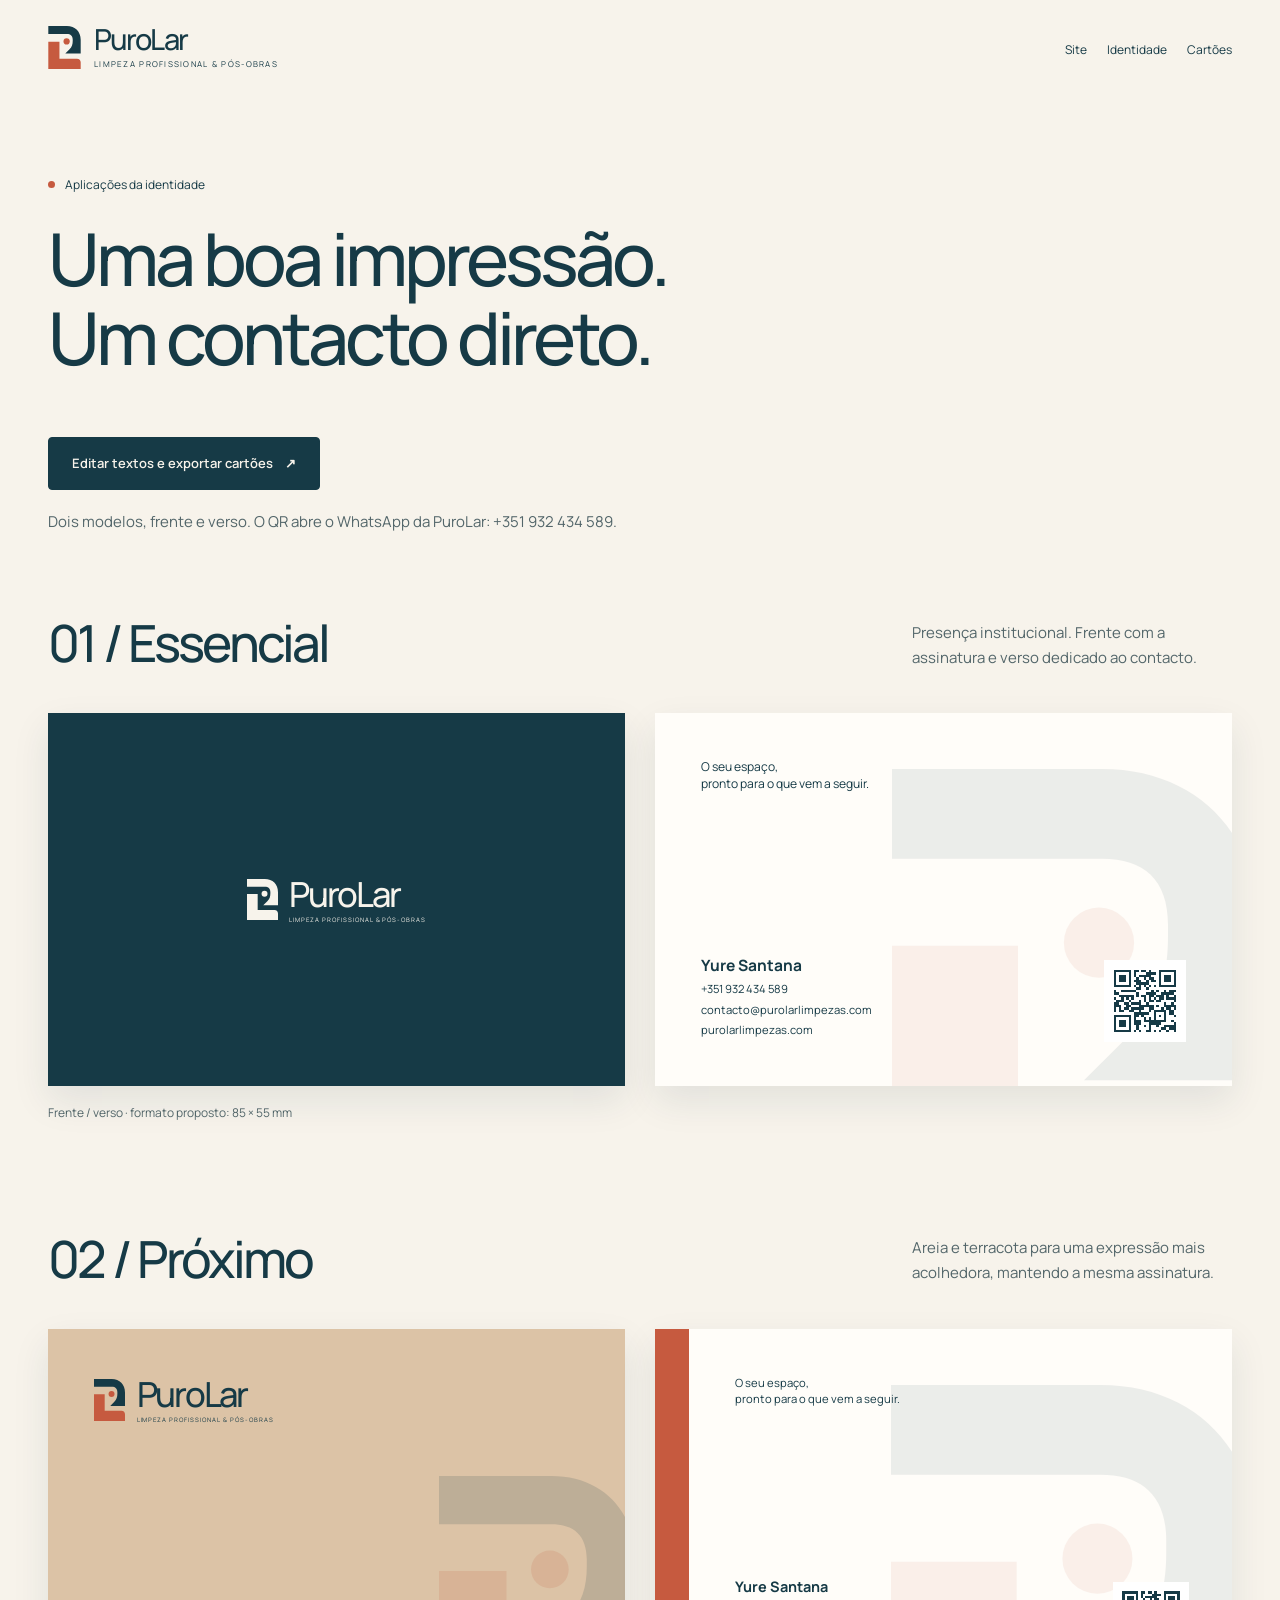
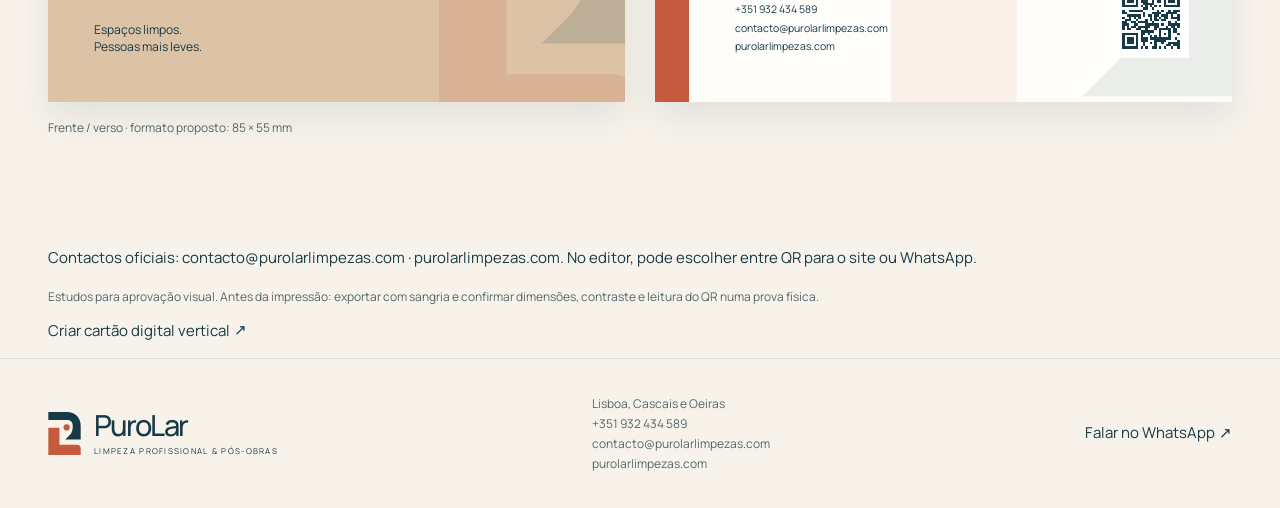
<file: cartoes.html>
<!doctype html><html lang="pt-PT"><head><meta charset="utf-8"><meta name="viewport" content="width=device-width, initial-scale=1"><meta name="theme-color" content="#163a46"><meta name="description" content="PuroLar. Limpeza residencial, profunda e pós-obra em Lisboa, Cascais e Oeiras. Peça um orçamento para o seu espaço."><title>PuroLar — Dois cartões de visita</title><link rel="icon" href="/purolar-simbolo-estudo-02.svg" type="image/svg+xml"><link rel="stylesheet" href="/style.css"><script src="/app.js" defer></script><link rel="stylesheet" href="/assets/card-design.css"></head><body><header class="wrap"><nav class="nav" aria-label="Principal"><a href="/" aria-label="PuroLar início"><span class="logo"><img src="/purolar-simbolo-estudo-02.svg" alt=""><span><b>PuroLar</b><small>Limpeza profissional & pós-obras</small></span></span></a><div class="studio-nav"><a href="/">Site</a><a href="/identidade">Identidade</a><a href="/cartoes">Cartões</a></div></nav></header><main class="wrap"><section class="doc-hero"><div class="eyebrow">Aplicações da identidade</div><h1>Uma boa impressão.<br>Um contacto direto.</h1><a class="button" href="/assets/editor-cartoes.html">Editar textos e exportar cartões ↗</a><p style="margin-top:20px">Dois modelos, frente e verso. O QR abre o WhatsApp da PuroLar: +351 932 434 589.</p></section>
<section><div class="section-heading"><h2>01 / Essencial</h2><p>Presença institucional. Frente com a assinatura e verso dedicado ao contacto.</p></div><div class="card-pair"><div class="business center"><span class="logo"><img src="/purolar-simbolo-estudo-02-invertido.svg" alt=""><span><b>PuroLar</b><small>Limpeza profissional & pós-obras</small></span></span></div><div class="business cream"><img class="bigmark" src="/purolar-simbolo-estudo-02.svg" alt=""><div class="tag">O seu espaço,<br>pronto para o que vem a seguir.</div><div class="card-info"><b>Yure Santana</b><br>+351 932 434 589<br>contacto@purolarlimpezas.com<br>purolarlimpezas.com</div><img class="qr-placeholder" src="/assets/whatsapp-qr.svg" alt="QR para WhatsApp PuroLar" style="border:0;width:94px;height:94px;background:white"></div></div><p class="card-caption">Frente / verso · formato proposto: 85 × 55 mm</p></section>
<section class="section"><div class="section-heading"><h2>02 / Próximo</h2><p>Areia e terracota para uma expressão mais acolhedora, mantendo a mesma assinatura.</p></div><div class="card-pair"><div class="business sand"><span class="logo"><img src="/purolar-simbolo-estudo-02.svg" alt=""><span><b>PuroLar</b><small>Limpeza profissional & pós-obras</small></span></span><div class="tag">Espaços limpos.<br>Pessoas mais leves.</div><img src="/purolar-simbolo-estudo-02.svg" alt="" class="warm-mark"></div><div class="business cream warm-back"><img class="bigmark" src="/purolar-simbolo-estudo-02.svg" alt=""><div class="tag">O seu espaço,<br>pronto para o que vem a seguir.</div><div class="card-info"><b>Yure Santana</b><br><span>+351 932 434 589</span><br><span>contacto@purolarlimpezas.com</span><br><span>purolarlimpezas.com</span></div><img class="qr-placeholder" src="/assets/whatsapp-qr.svg" alt="QR para WhatsApp PuroLar" style="border:0;width:94px;height:94px;background:white"></div></div><p class="card-caption">Frente / verso · formato proposto: 85 × 55 mm</p></section><p>Contactos oficiais: contacto@purolarlimpezas.com · purolarlimpezas.com. No editor, pode escolher entre QR para o site ou WhatsApp.</p><p class="card-caption">Estudos para aprovação visual. Antes da impressão: exportar com sangria e confirmar dimensões, contraste e leitura do QR numa prova física.</p><p><a href="/assets/PuroLar-cartao-digital.html">Criar cartão digital vertical →</a></p></main><footer><div class="wrap foot"><span class="logo"><img src="/purolar-simbolo-estudo-02.svg" alt=""><span><b>PuroLar</b><small>Limpeza profissional & pós-obras</small></span></span><p>Lisboa, Cascais e Oeiras<br><a href="tel:+351932434589">+351 932 434 589</a><br><a href="mailto:contacto@purolarlimpezas.com">contacto@purolarlimpezas.com</a><br><a href="https://purolarlimpezas.com">purolarlimpezas.com</a></p><a href="https://wa.me/351932434589">Falar no WhatsApp ↗</a></div></footer></body></html>
</file>
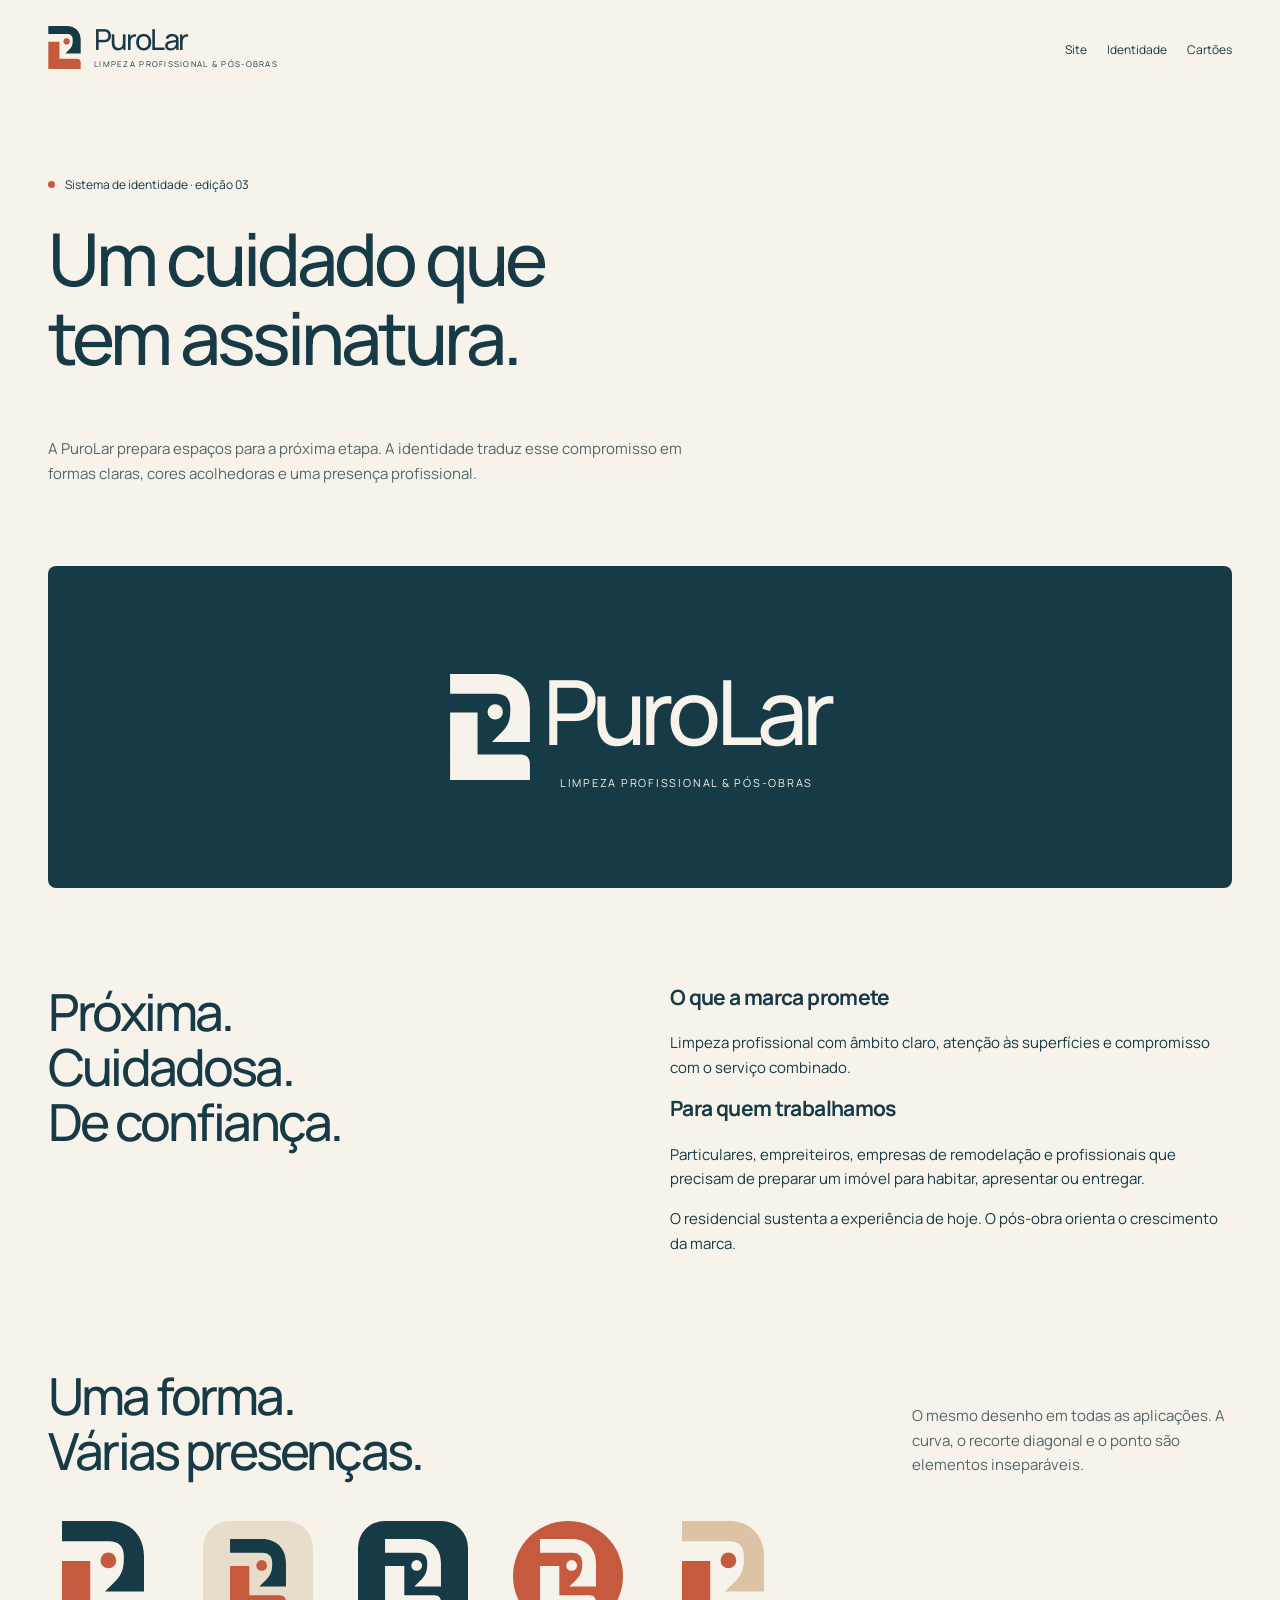
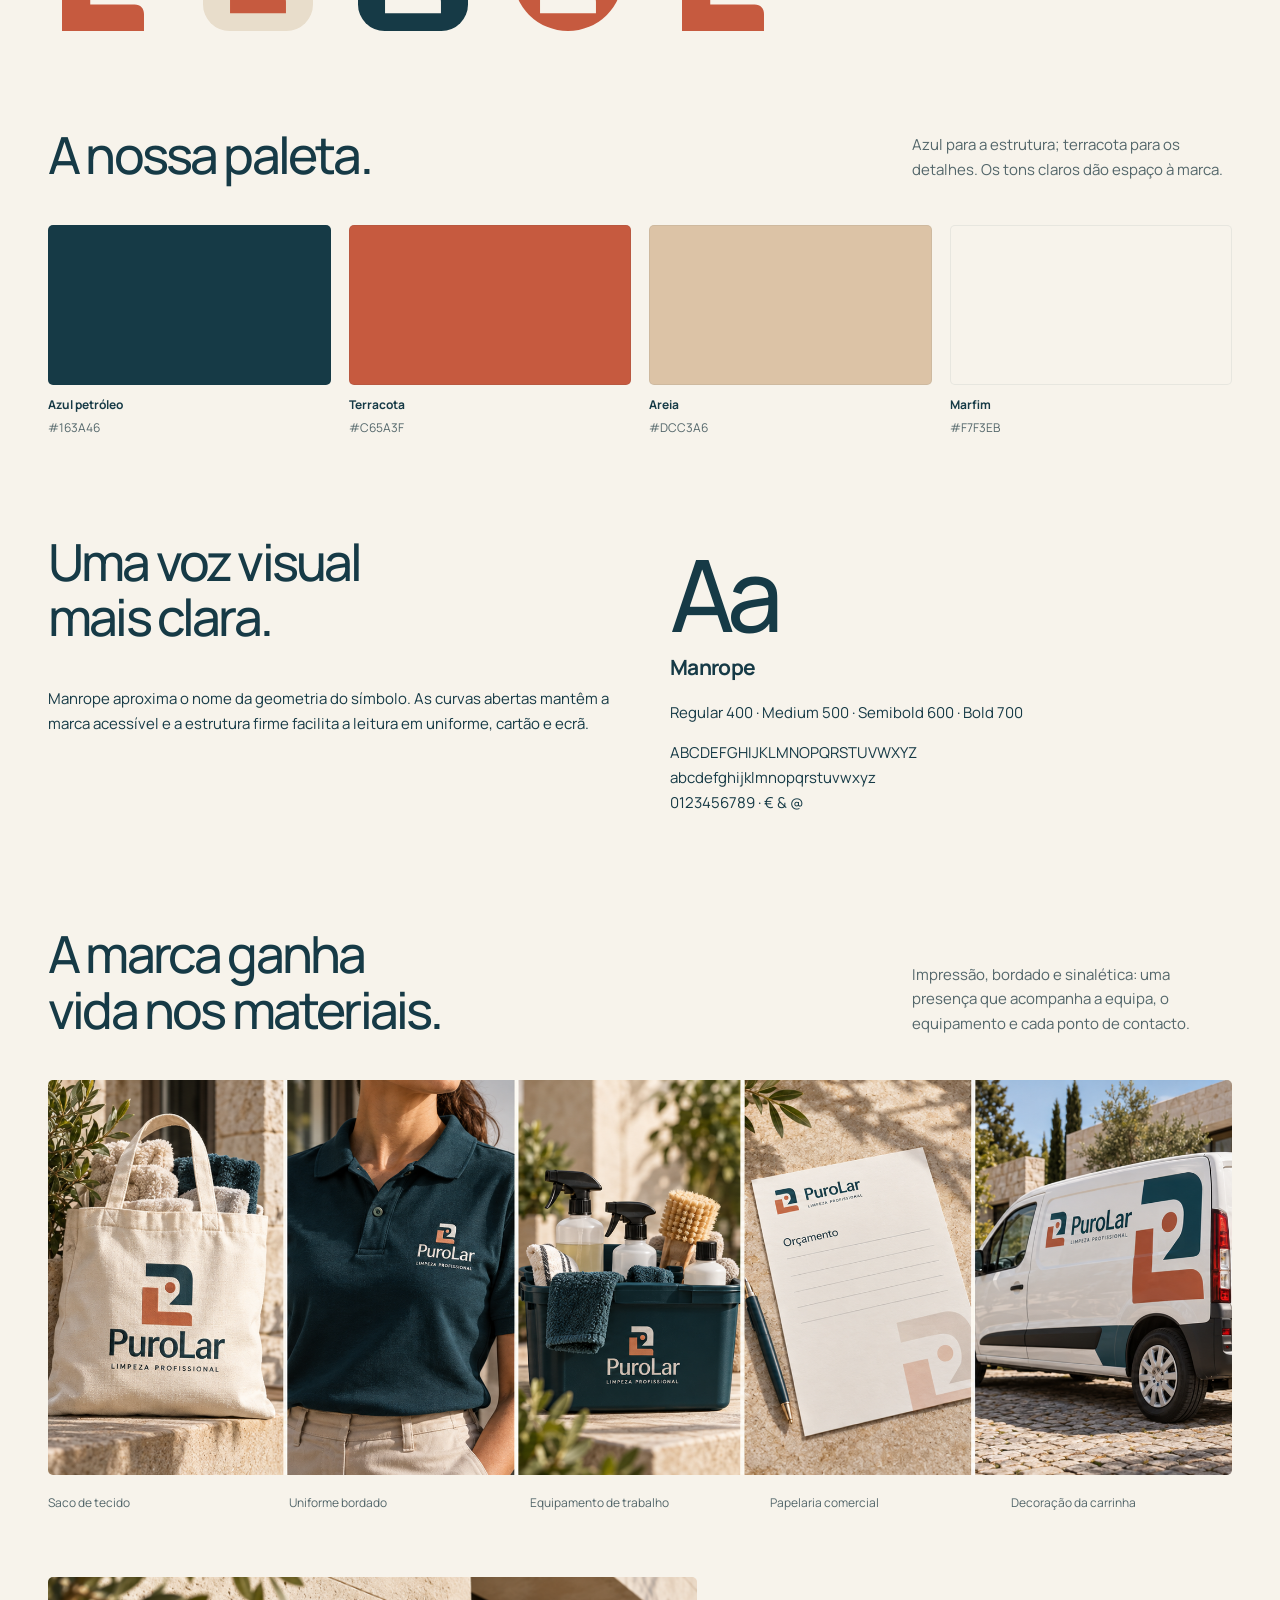
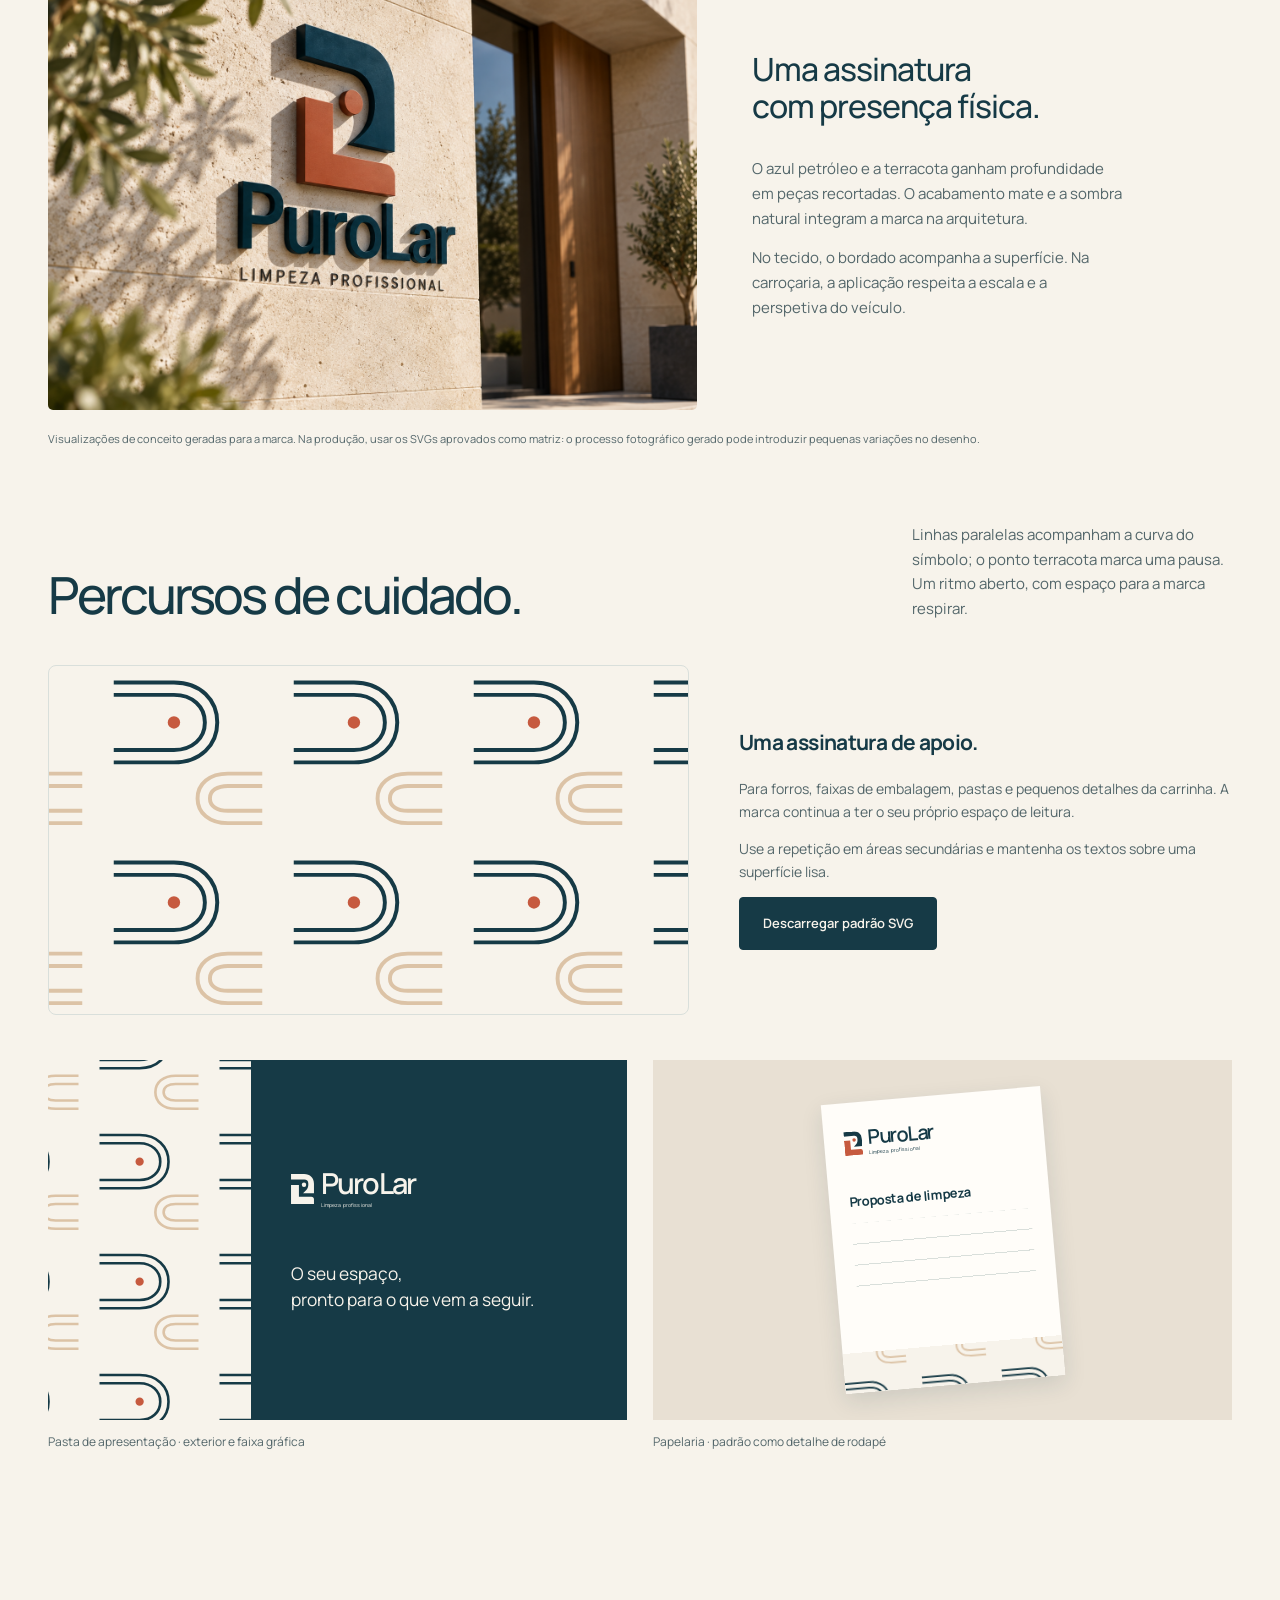
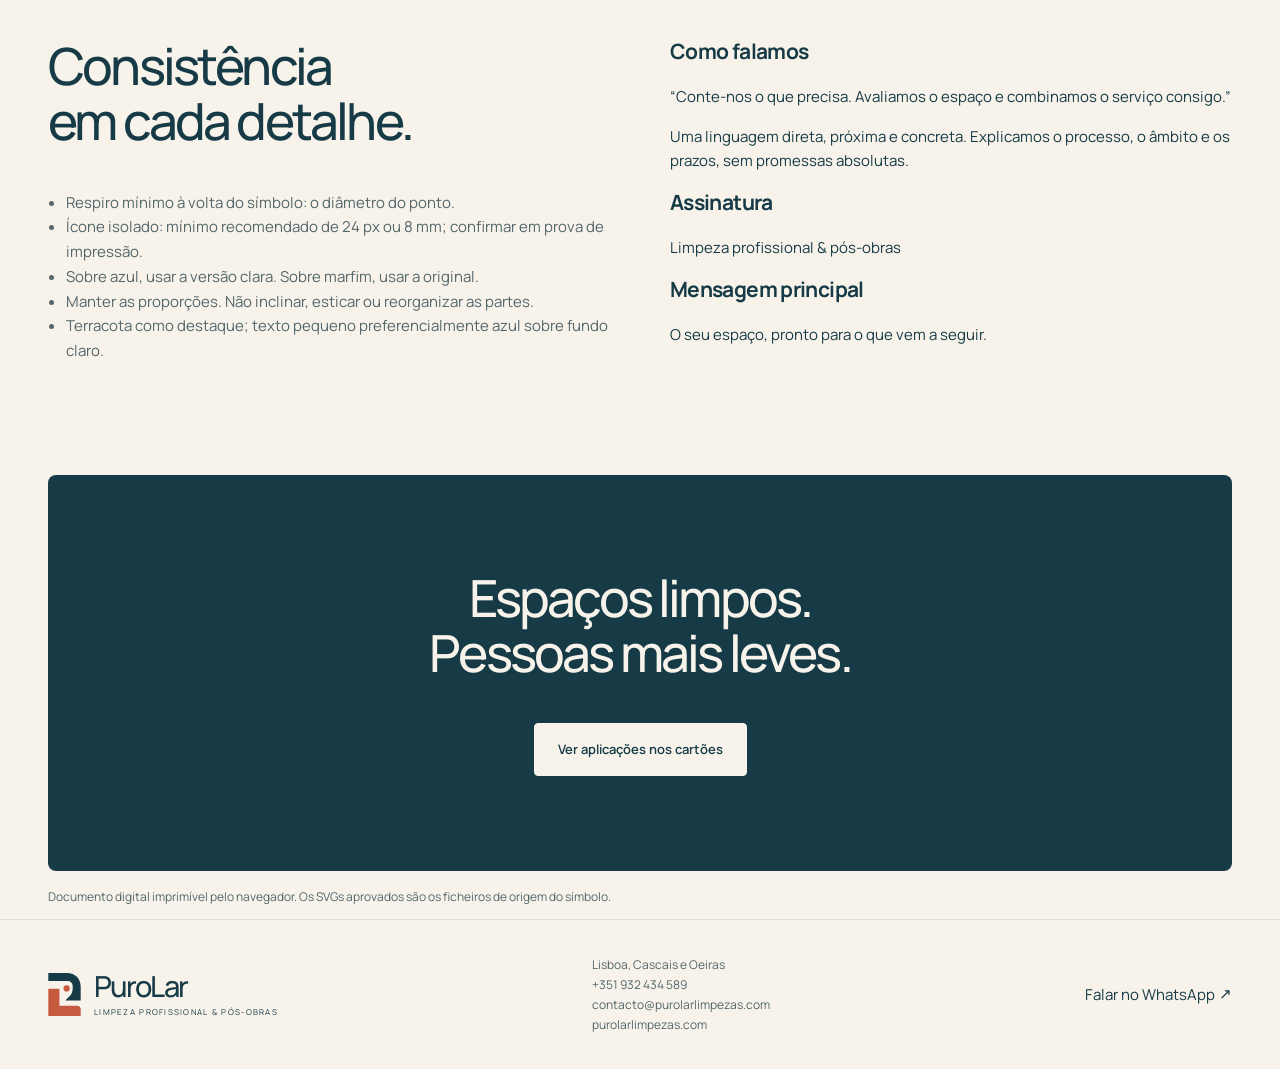
<file: identidade.html>
<!doctype html><html lang="pt-PT"><head><meta charset="utf-8"><meta name="viewport" content="width=device-width, initial-scale=1"><meta name="theme-color" content="#163a46"><meta name="description" content="PuroLar. Limpeza residencial, profunda e pós-obra em Lisboa, Cascais e Oeiras. Peça um orçamento para o seu espaço."><title>PuroLar — Identidade visual</title><link rel="icon" href="/purolar-simbolo-estudo-02.svg" type="image/svg+xml"><link rel="stylesheet" href="/style.css"><script src="/app.js" defer></script><link rel="stylesheet" href="/assets/aplicacoes.css"><link rel="stylesheet" href="/assets/aplicacoes-originais.css"><link rel="stylesheet" href="/assets/aplicacoes-fotograficas.css"></head><body><header class="wrap"><nav class="nav" aria-label="Principal"><a href="/" aria-label="PuroLar início"><span class="logo"><img src="/purolar-simbolo-estudo-02.svg" alt=""><span><b>PuroLar</b><small>Limpeza profissional & pós-obras</small></span></span></a><div class="studio-nav"><a href="/">Site</a><a href="/identidade">Identidade</a><a href="/cartoes">Cartões</a></div></nav></header><main class="wrap"><section class="doc-hero"><div class="eyebrow">Sistema de identidade · edição 03</div><h1>Um cuidado que<br>tem assinatura.</h1><p>A PuroLar prepara espaços para a próxima etapa. A identidade traduz esse compromisso em formas claras, cores acolhedoras e uma presença profissional.</p></section><section class="brand-stage"><span class="logo"><img src="/purolar-simbolo-estudo-02-invertido.svg" alt=""><span><b>PuroLar</b><small>Limpeza profissional & pós-obras</small></span></span></section>
<section class="section doc-grid"><div><h2>Próxima.<br>Cuidadosa.<br>De confiança.</h2></div><div><h3>O que a marca promete</h3><p>Limpeza profissional com âmbito claro, atenção às superfícies e compromisso com o serviço combinado.</p><h3>Para quem trabalhamos</h3><p>Particulares, empreiteiros, empresas de remodelação e profissionais que precisam de preparar um imóvel para habitar, apresentar ou entregar.</p><p>O residencial sustenta a experiência de hoje. O pós-obra orienta o crescimento da marca.</p></div></section>
<section><div class="section-heading"><h2>Uma forma.<br>Várias presenças.</h2><p>O mesmo desenho em todas as aplicações. A curva, o recorte diagonal e o ponto são elementos inseparáveis.</p></div><div class="variants"><img src="/purolar-simbolo-estudo-02.svg" alt="Símbolo original"><img src="/purolar-icone-fundo-areia.svg" alt="Fundo areia"><img src="/purolar-icone-fundo-petroleo.svg" alt="Fundo petróleo"><img src="/purolar-icone-circulo-terracota.svg" alt="Fundo terracota"><img src="/purolar-simbolo-areia-terracota.svg" alt="Areia e terracota"></div></section>
<section class="section"><div class="section-heading"><h2>A nossa paleta.</h2><p>Azul para a estrutura; terracota para os detalhes. Os tons claros dão espaço à marca.</p></div><div class="swatches"><div class="swatch"><div style="background:#163A46"></div><b>Azul petróleo</b><small>#163A46</small></div><div class="swatch"><div style="background:#C65A3F"></div><b>Terracota</b><small>#C65A3F</small></div><div class="swatch"><div style="background:#DCC3A6"></div><b>Areia</b><small>#DCC3A6</small></div><div class="swatch"><div style="background:#F7F3EB"></div><b>Marfim</b><small>#F7F3EB</small></div></div></section>
<section class="doc-grid"><div><h2>Uma voz visual<br>mais clara.</h2><p>Manrope aproxima o nome da geometria do símbolo. As curvas abertas mantêm a marca acessível e a estrutura firme facilita a leitura em uniforme, cartão e ecrã.</p></div><div><div class="type-display">Aa</div><h3>Manrope</h3><p>Regular 400 · Medium 500 · Semibold 600 · Bold 700</p><p>ABCDEFGHIJKLMNOPQRSTUVWXYZ<br>abcdefghijklmnopqrstuvwxyz<br>0123456789 · € &amp; @</p></div></section>
<section class="physical-applications" id="aplicacoes"><div class="section-heading"><h2>A marca ganha<br>vida nos materiais.</h2><p>Impressão, bordado e sinalética: uma presença que acompanha a equipa, o equipamento e cada ponto de contacto.</p></div><figure class="physical-panorama"><img src="/assets/purolar-aplicacoes-integradas.png" alt="Mockups fotográficos PuroLar: saco de tecido impresso, polo bordada, bolsa de limpeza personalizada, papelaria e carrinha com decoração"></figure><div class="physical-legend"><span>Saco de tecido</span><span>Uniforme bordado</span><span>Equipamento de trabalho</span><span>Papelaria comercial</span><span>Decoração da carrinha</span></div><div class="physical-signage"><figure><img src="/assets/purolar-sinaletica-relevo.png" alt="Proposta de sinalética PuroLar em relevo, com letras e símbolo fixos numa fachada de pedra"></figure><div><h3>Uma assinatura<br>com presença física.</h3><p>O azul petróleo e a terracota ganham profundidade em peças recortadas. O acabamento mate e a sombra natural integram a marca na arquitetura.</p><p>No tecido, o bordado acompanha a superfície. Na carroçaria, a aplicação respeita a escala e a perspetiva do veículo.</p></div></div><p class="physical-note">Visualizações de conceito geradas para a marca. Na produção, usar os SVGs aprovados como matriz: o processo fotográfico gerado pode introduzir pequenas variações no desenho.</p></section>
<section class="pattern-section" id="padrao"><div class="section-heading"><h2>Percursos de cuidado.</h2><p>Linhas paralelas acompanham a curva do símbolo; o ponto terracota marca uma pausa. Um ritmo aberto, com espaço para a marca respirar.</p></div><div class="pattern-layout"><div class="pattern-sample" role="img" aria-label="Padrão repetido em azul petróleo, terracota e areia sobre marfim"></div><div class="pattern-copy"><h3>Uma assinatura de apoio.</h3><p>Para forros, faixas de embalagem, pastas e pequenos detalhes da carrinha. A marca continua a ter o seu próprio espaço de leitura.</p><p>Use a repetição em áreas secundárias e mantenha os textos sobre uma superfície lisa.</p><a class="button" href="/assets/purolar-padrao-percursos.svg" download>Descarregar padrão SVG</a></div></div>
<div class="pattern-examples"><div class="folder-demo"><div class="folder-pattern"></div><div class="folder-label"><span class="applied-logo"><img src="/purolar-simbolo-estudo-02-invertido.svg" alt=""><span><b>PuroLar</b><small>Limpeza profissional</small></span></span><p>O seu espaço,<br>pronto para o que vem a seguir.</p></div></div><div class="paper-demo"><div class="paper-sheet"><span class="applied-logo"><img src="/purolar-simbolo-estudo-02.svg" alt=""><span><b>PuroLar</b><small>Limpeza profissional</small></span></span><h3>Proposta de limpeza</h3><div class="paper-lines"></div><div class="paper-band"></div></div></div></div><div class="pattern-captions"><span>Pasta de apresentação · exterior e faixa gráfica</span><span>Papelaria · padrão como detalhe de rodapé</span></div></section>
<section class="section doc-grid"><div><h2>Consistência<br>em cada detalhe.</h2><ul class="rules"><li>Respiro mínimo à volta do símbolo: o diâmetro do ponto.</li><li>Ícone isolado: mínimo recomendado de 24 px ou 8 mm; confirmar em prova de impressão.</li><li>Sobre azul, usar a versão clara. Sobre marfim, usar a original.</li><li>Manter as proporções. Não inclinar, esticar ou reorganizar as partes.</li><li>Terracota como destaque; texto pequeno preferencialmente azul sobre fundo claro.</li></ul></div><div><h3>Como falamos</h3><p>“Conte-nos o que precisa. Avaliamos o espaço e combinamos o serviço consigo.”</p><p>Uma linguagem direta, próxima e concreta. Explicamos o processo, o âmbito e os prazos, sem promessas absolutas.</p><h3>Assinatura</h3><p>Limpeza profissional &amp; pós-obras</p><h3>Mensagem principal</h3><p>O seu espaço, pronto para o que vem a seguir.</p></div></section><section class="brand-stage"><h2>Espaços limpos.<br>Pessoas mais leves.</h2><a href="/cartoes" class="button light">Ver aplicações nos cartões</a></section><p class="card-caption">Documento digital imprimível pelo navegador. Os SVGs aprovados são os ficheiros de origem do símbolo.</p></main><footer><div class="wrap foot"><span class="logo"><img src="/purolar-simbolo-estudo-02.svg" alt=""><span><b>PuroLar</b><small>Limpeza profissional & pós-obras</small></span></span><p>Lisboa, Cascais e Oeiras<br><a href="tel:+351932434589">+351 932 434 589</a><br><a href="mailto:contacto@purolarlimpezas.com">contacto@purolarlimpezas.com</a><br><a href="https://purolarlimpezas.com">purolarlimpezas.com</a></p><a href="https://wa.me/351932434589">Falar no WhatsApp ↗</a></div></footer></body></html>
</file>
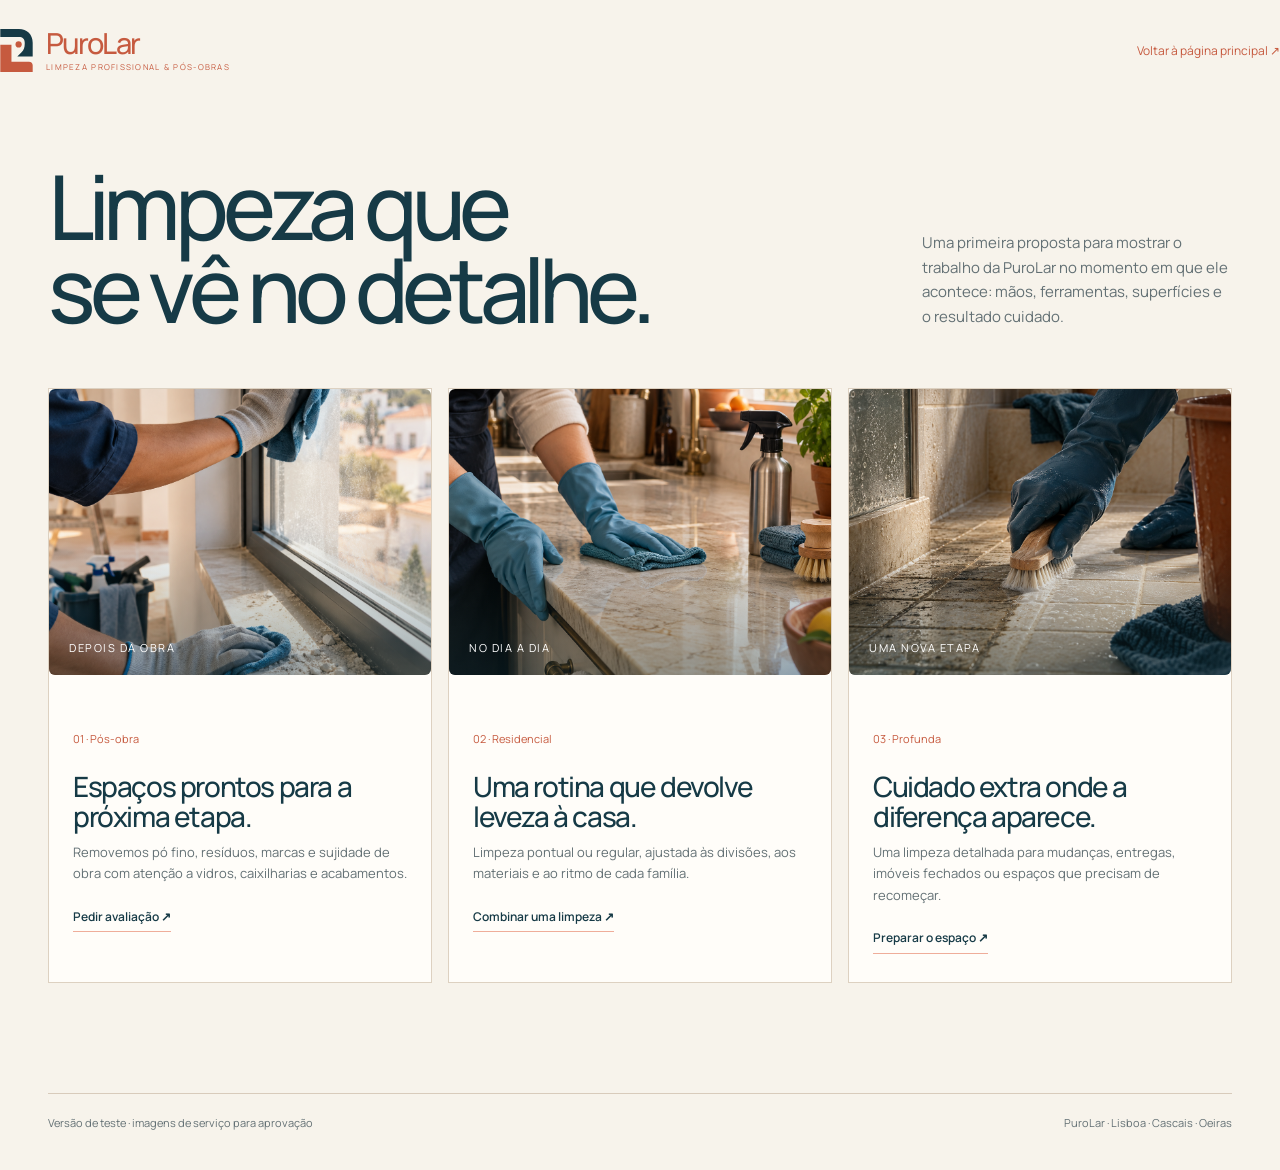
<file: index-teste-servicos.html>
<!doctype html>
<html lang="pt-PT">
<head>
<meta charset="utf-8"><meta name="viewport" content="width=device-width,initial-scale=1">
<title>PuroLar — Teste de comunicação dos serviços</title>
<link rel="icon" href="/purolar-simbolo-estudo-02.svg" type="image/svg+xml">
<link rel="stylesheet" href="/style.css">
<style>
:root{--ink:#163a46;--terra:#c65a3f;--cream:#f7f3eb;--sand:#dcc3a6}
body{background:var(--cream);color:var(--ink)}
.test-head{padding:28px 0 0;display:flex;justify-content:space-between;align-items:center;gap:20px}.test-head a{font-size:12px;color:var(--terra)}
.test-intro{padding:92px 0 58px;display:flex;align-items:end;justify-content:space-between;gap:50px}.test-intro h1{max-width:650px;margin:0;font-size:clamp(3rem,7vw,6.5rem);line-height:.92;letter-spacing:-.07em}.test-intro p{max-width:310px;margin:0;color:#637074;line-height:1.65}
.service-cards{display:grid;grid-template-columns:repeat(3,1fr);gap:16px;padding-bottom:110px}.service-card{background:#fffdf9;border:1px solid #ddd1c1}.service-image{aspect-ratio:4/3;overflow:hidden;position:relative}.service-image img{width:100%;height:100%;object-fit:cover;display:block;transition:transform .55s cubic-bezier(.2,.7,.2,1)}.service-card:hover .service-image img{transform:scale(1.04)}.service-image:after{content:'';position:absolute;inset:0;background:linear-gradient(180deg,transparent 48%,#163a465c)}.service-label{position:absolute;z-index:1;left:20px;bottom:18px;color:white;font-size:11px;letter-spacing:.14em;text-transform:uppercase}.service-body{padding:25px 24px 28px}.service-body .kicker{color:var(--terra);font-size:11px}.service-body h2{font-size:28px;letter-spacing:-.05em;margin:20px 0 10px}.service-body p{color:#637074;line-height:1.65;font-size:13px;margin:0}.service-body a{display:inline-block;margin-top:22px;color:var(--ink);font-weight:600;font-size:12px;border-bottom:1px solid #efad9a;padding-bottom:5px}.test-note{border-top:1px solid #d8cbbb;padding:20px 0 38px;color:#637074;font-size:11px;display:flex;justify-content:space-between;gap:20px}@media(max-width:760px){.test-head{display:block}.test-head a{display:inline-block;margin-top:12px}.test-intro{display:block;padding:65px 0 38px}.test-intro p{margin-top:25px}.service-cards{grid-template-columns:1fr}.test-note{display:block}.test-note span{display:block;margin-top:8px}}
</style>
</head>
<body>
<header class="wrap test-head"><a href="/" class="logo" aria-label="PuroLar início"><img src="/purolar-simbolo-estudo-02.svg" alt=""><span><b>PuroLar</b><small>Limpeza profissional &amp; pós-obras</small></span></a><a href="/">Voltar à página principal ↗</a></header>
<main class="wrap">
<section class="test-intro"><h1>Limpeza que<br>se vê no detalhe.</h1><p>Uma primeira proposta para mostrar o trabalho da PuroLar no momento em que ele acontece: mãos, ferramentas, superfícies e o resultado cuidado.</p></section>
<section class="service-cards" aria-label="Serviços PuroLar">
<article class="service-card"><div class="service-image"><img src="/servico-pos-obra.png" alt="Profissional a limpar pó de obra numa janela"><span class="service-label">Depois da obra</span></div><div class="service-body"><span class="kicker">01 · Pós-obra</span><h2>Espaços prontos para a próxima etapa.</h2><p>Removemos pó fino, resíduos, marcas e sujidade de obra com atenção a vidros, caixilharias e acabamentos.</p><a href="/#contacto">Pedir avaliação ↗</a></div></article>
<article class="service-card"><div class="service-image"><img src="/servico-residencial.png" alt="Profissional a limpar uma bancada de cozinha"><span class="service-label">No dia a dia</span></div><div class="service-body"><span class="kicker">02 · Residencial</span><h2>Uma rotina que devolve leveza à casa.</h2><p>Limpeza pontual ou regular, ajustada às divisões, aos materiais e ao ritmo de cada família.</p><a href="/#contacto">Combinar uma limpeza ↗</a></div></article>
<article class="service-card"><div class="service-image"><img src="/servico-profunda.png" alt="Profissional a esfregar juntas de azulejo numa limpeza profunda"><span class="service-label">Uma nova etapa</span></div><div class="service-body"><span class="kicker">03 · Profunda</span><h2>Cuidado extra onde a diferença aparece.</h2><p>Uma limpeza detalhada para mudanças, entregas, imóveis fechados ou espaços que precisam de recomeçar.</p><a href="/#contacto">Preparar o espaço ↗</a></div></article>
</section>
<footer class="test-note"><span>Versão de teste · imagens de serviço para aprovação</span><span>PuroLar · Lisboa · Cascais · Oeiras</span></footer>
</main>
</body>
</html>
</file>
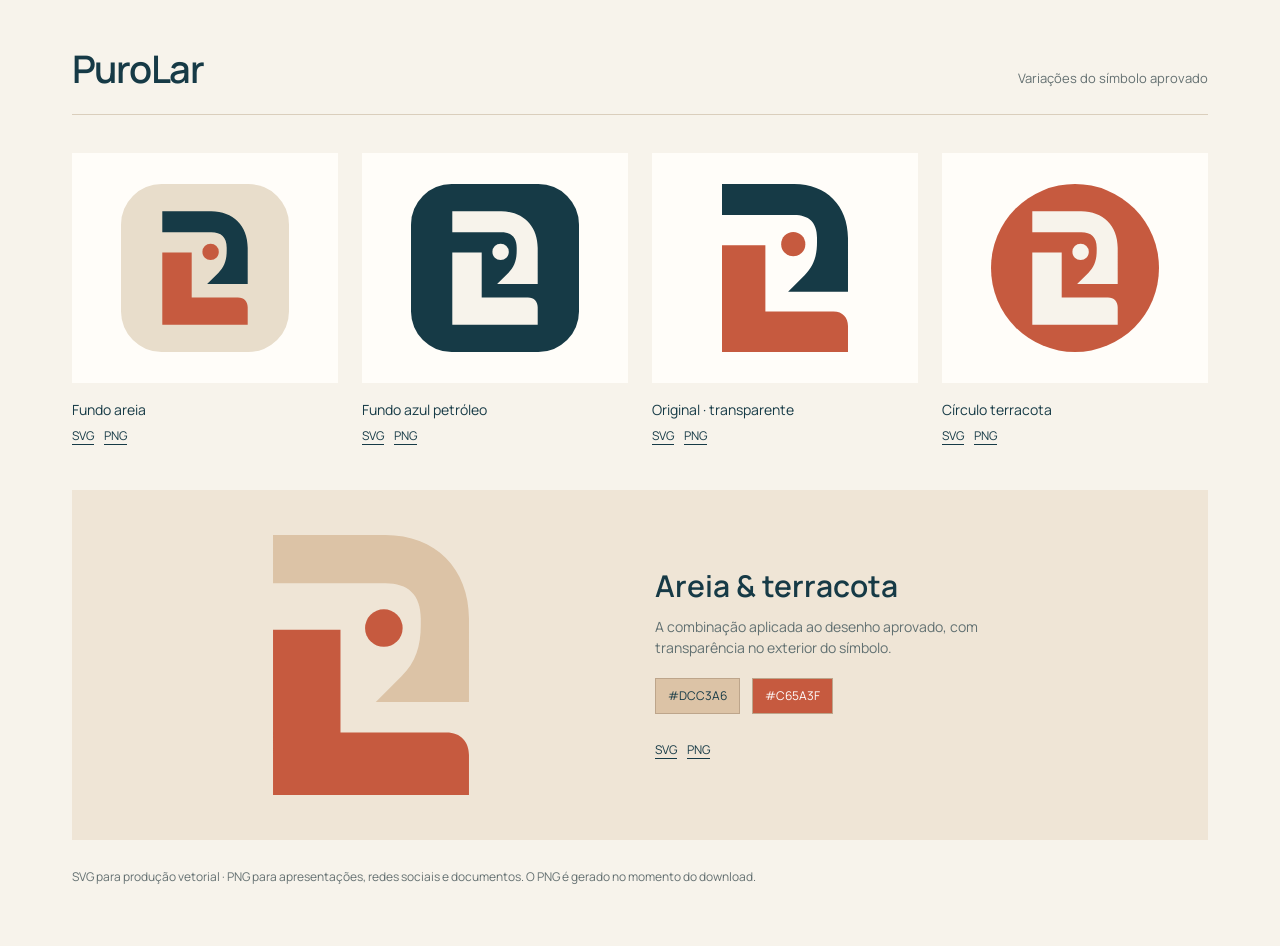
<file: purolar-variacoes-aprovadas.html>
<!doctype html><html lang="pt-PT"><head><meta charset="utf-8"><meta name="viewport" content="width=device-width,initial-scale=1"><meta name="description" content="Variações aprovadas do símbolo PuroLar."><title>PuroLar — Variações do símbolo</title><style>*{box-sizing:border-box}body{margin:0;background:#f7f3eb;color:#163a46;font:16px/1.5 Manrope,Arial,sans-serif}@font-face{font-family:Manrope;src:url('/assets/manrope-regular.woff2')}@font-face{font-family:Manrope;src:url('/assets/manrope-semibold.woff2');font-weight:600}main{max-width:1200px;margin:auto;padding:48px 32px}header{display:flex;justify-content:space-between;align-items:baseline;border-bottom:1px solid #dacebc;padding-bottom:24px}h1{font-size:38px;line-height:1.1;margin:0;letter-spacing:-.04em}header p{font-size:13px;color:#647071;margin:10px 0 0}.grid{display:grid;grid-template-columns:repeat(4,1fr);gap:24px;margin-top:38px}figure{margin:0}.display{height:230px;display:grid;place-items:center;background:#fffdf9}figure img{width:168px;height:168px;object-fit:contain}figcaption{padding-top:16px;font-size:14px}a,.download{display:inline-block;color:#163a46;text-underline-offset:4px;font-size:12px;margin:7px 10px 0 0}.download{border:0;background:none;padding:0;font:12px Manrope;text-decoration:underline;cursor:pointer}.warm{margin-top:44px;display:grid;grid-template-columns:1fr 1fr;background:#efe5d6;align-items:center;gap:30px;padding:45px}.warm img{height:260px;width:100%;object-fit:contain}.warm h2{font-size:30px;line-height:1.1;margin:0 0 14px}.warm p{font-size:14px;color:#617071;max-width:350px}.swatches{display:flex;gap:12px;margin:20px 0}.swatches span{padding:8px 12px;font-size:12px;border:1px solid #bda58b}.footer{font-size:12px;color:#647071;margin-top:28px}@media(max-width:800px){.grid{grid-template-columns:repeat(2,1fr)}header{display:block}.warm{grid-template-columns:1fr}}@media(max-width:420px){main{padding:28px 18px}.grid{gap:16px}.display{height:170px}figure img{width:125px;height:125px}.warm{padding:30px 20px}}</style></head><body><main><header><h1>PuroLar</h1><p>Variações do símbolo aprovado</p></header><div class="grid"><figure><div class="display"><img src="purolar-icone-fundo-areia.svg" alt="Fundo areia"></div><figcaption>Fundo areia</figcaption><a href="purolar-icone-fundo-areia.svg" download>SVG</a><button class="download" data-svg="purolar-icone-fundo-areia.svg" data-name="purolar-icone-fundo-areia">PNG</button></figure><figure><div class="display"><img src="purolar-icone-fundo-petroleo.svg" alt="Fundo azul petróleo"></div><figcaption>Fundo azul petróleo</figcaption><a href="purolar-icone-fundo-petroleo.svg" download>SVG</a><button class="download" data-svg="purolar-icone-fundo-petroleo.svg" data-name="purolar-icone-fundo-petroleo">PNG</button></figure><figure><div class="display"><img src="purolar-simbolo-estudo-02.svg" alt="Original transparente"></div><figcaption>Original · transparente</figcaption><a href="purolar-simbolo-estudo-02.svg" download>SVG</a><button class="download" data-svg="purolar-simbolo-estudo-02.svg" data-name="purolar-simbolo-estudo-02">PNG</button></figure><figure><div class="display"><img src="purolar-icone-circulo-terracota.svg" alt="Círculo terracota"></div><figcaption>Círculo terracota</figcaption><a href="purolar-icone-circulo-terracota.svg" download>SVG</a><button class="download" data-svg="purolar-icone-circulo-terracota.svg" data-name="purolar-icone-circulo-terracota">PNG</button></figure></div><section class="warm"><img src="purolar-simbolo-areia-terracota.svg" alt="Símbolo areia e terracota"><div><h2>Areia &amp; terracota</h2><p>A combinação aplicada ao desenho aprovado, com transparência no exterior do símbolo.</p><div class="swatches"><span style="background:#dcc3a6">#DCC3A6</span><span style="background:#c65a3f;color:white">#C65A3F</span></div><a href="purolar-simbolo-areia-terracota.svg" download>SVG</a><button class="download" data-svg="purolar-simbolo-areia-terracota.svg" data-name="purolar-simbolo-areia-terracota">PNG</button></div></section><p class="footer">SVG para produção vetorial · PNG para apresentações, redes sociais e documentos. O PNG é gerado no momento do download.</p></main><script>document.querySelectorAll('[data-svg]').forEach(button=>button.addEventListener('click',async()=>{button.disabled=true;const svg=await fetch(button.dataset.svg).then(r=>r.text());const blob=new Blob([svg],{type:'image/svg+xml'}),url=URL.createObjectURL(blob),img=new Image();img.onload=()=>{const size=1600,canvas=document.createElement('canvas');canvas.width=size;canvas.height=size;canvas.getContext('2d').drawImage(img,0,0,size,size);URL.revokeObjectURL(url);const a=document.createElement('a');a.download=button.dataset.name+'.png';a.href=canvas.toDataURL('image/png');a.click();button.disabled=false};img.src=url}));</script></body></html>
</file>
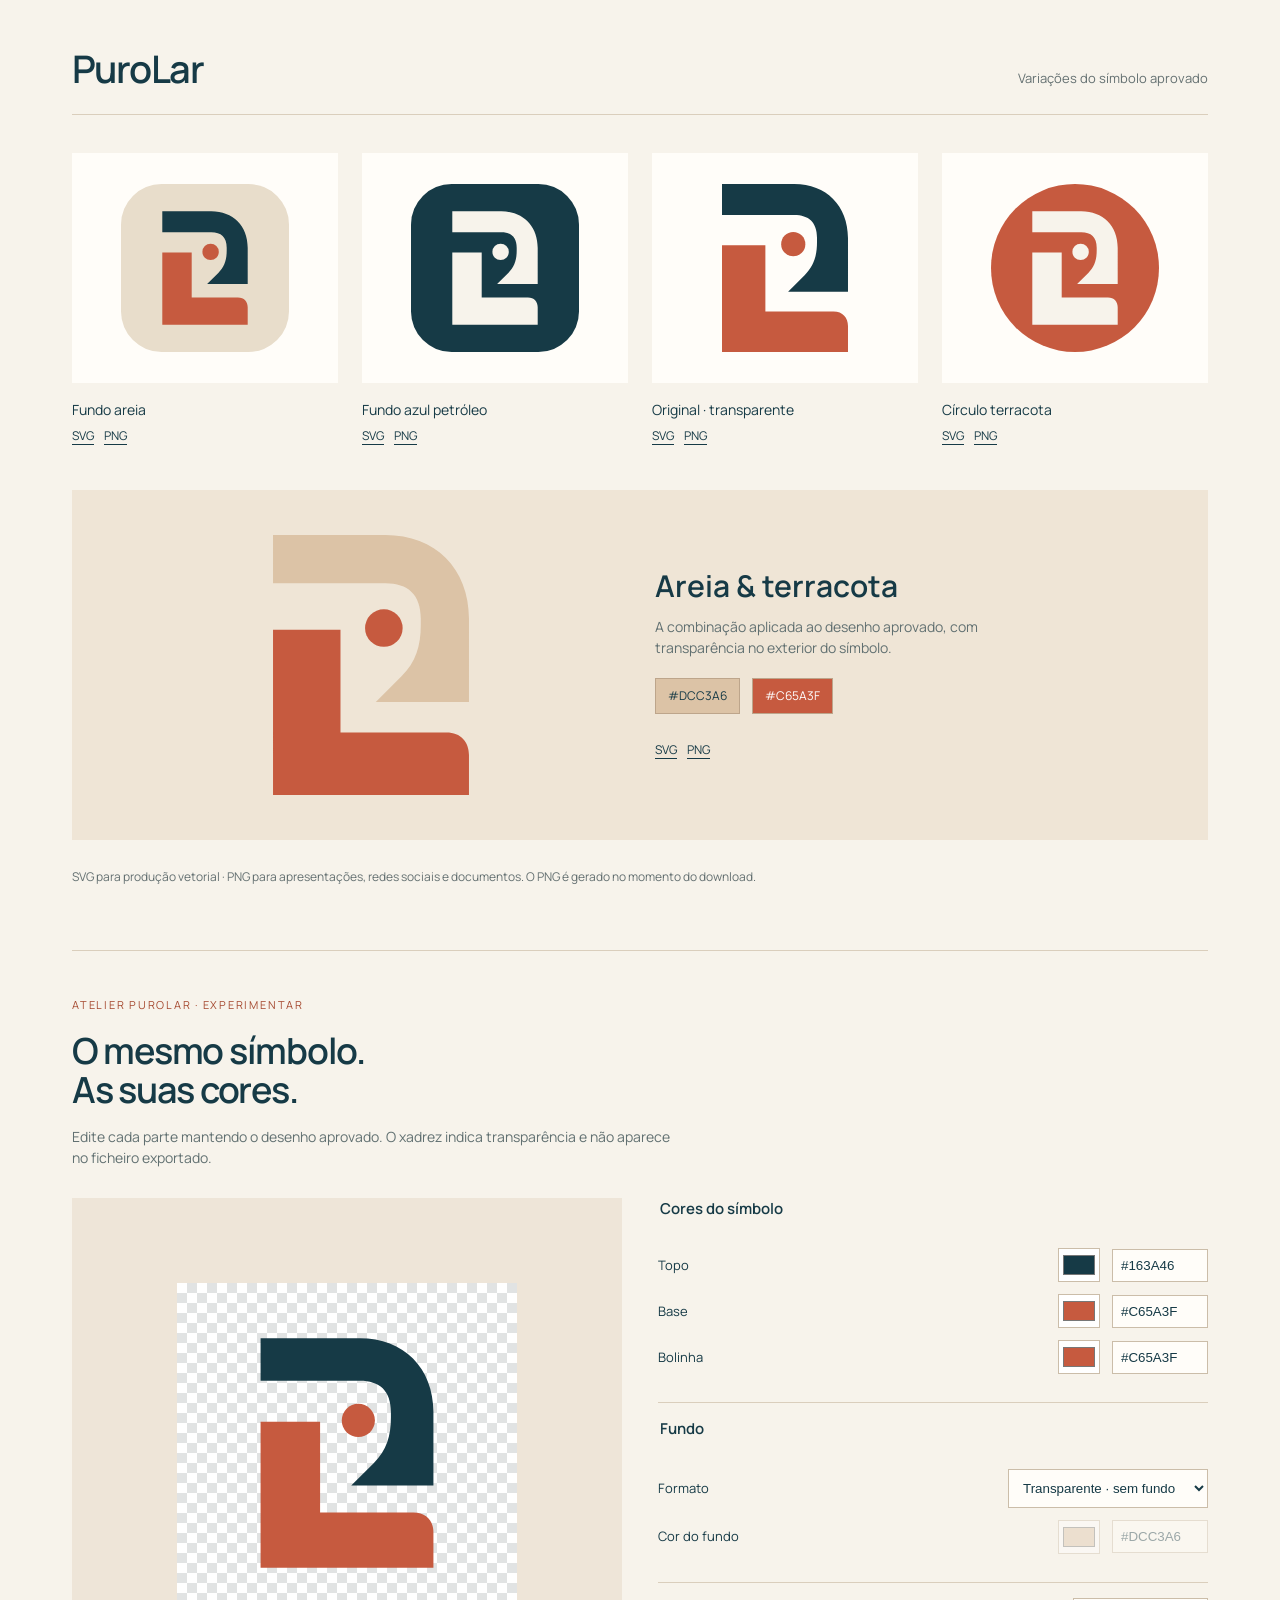
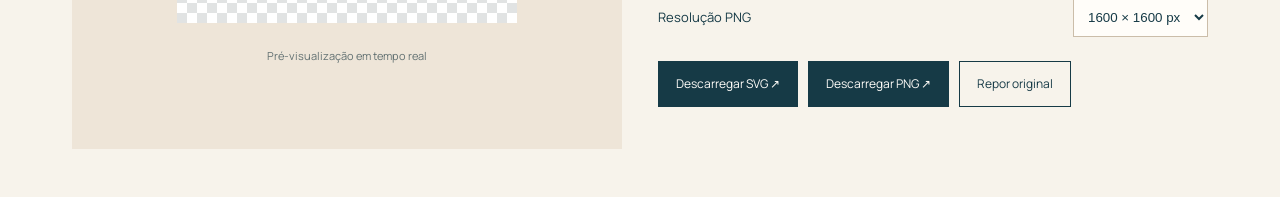
<file: variacoes.html>
<!doctype html>
<html lang="pt-PT">
<head>
<meta charset="utf-8"><meta name="viewport" content="width=device-width,initial-scale=1">
<meta name="description" content="Variações aprovadas do símbolo PuroLar."><title>PuroLar — Variações do símbolo</title>
<style>
*{box-sizing:border-box}body{margin:0;background:#f7f3eb;color:#163a46;font:16px/1.5 Manrope,Arial,sans-serif}@font-face{font-family:Manrope;src:url('/assets/manrope-regular.woff2')}@font-face{font-family:Manrope;src:url('/assets/manrope-semibold.woff2');font-weight:600}main{max-width:1200px;margin:auto;padding:48px 32px}header{display:flex;justify-content:space-between;align-items:baseline;border-bottom:1px solid #dacebc;padding-bottom:24px}h1{font-size:38px;line-height:1.1;margin:0;letter-spacing:-.04em}header p{font-size:13px;color:#647071;margin:10px 0 0}.grid{display:grid;grid-template-columns:repeat(4,1fr);gap:24px;margin-top:38px}figure{margin:0}.display{height:230px;display:grid;place-items:center;background:#fffdf9}figure img{width:168px;height:168px;object-fit:contain}figcaption{padding-top:16px;font-size:14px}a,.download{display:inline-block;color:#163a46;text-underline-offset:4px;font-size:12px;margin:7px 10px 0 0}.download{border:0;background:none;padding:0;font:12px Manrope;text-decoration:underline;cursor:pointer}.download:hover,a:hover{color:#c65a3f}.warm{margin-top:44px;display:grid;grid-template-columns:1fr 1fr;background:#efe5d6;align-items:center;gap:30px;padding:45px}.warm img{height:260px;width:100%;object-fit:contain}.warm h2{font-size:30px;line-height:1.1;margin:0 0 14px}.warm p{font-size:14px;color:#617071;max-width:350px}.swatches{display:flex;gap:12px;margin:20px 0}.swatches span{padding:8px 12px;font-size:12px;border:1px solid #bda58b}.footer{font-size:12px;color:#647071;margin-top:28px}@media(max-width:800px){.grid{grid-template-columns:repeat(2,1fr)}header{display:block}.warm{grid-template-columns:1fr}}@media(max-width:420px){main{padding:28px 18px}.grid{gap:16px}.display{height:170px}figure img{width:125px;height:125px}.warm{padding:30px 20px}}
</style><link rel="stylesheet" href="assets/editor-simbolo.css"><script src="assets/editor-simbolo.js" defer></script></head>
<body><main>
<header><h1>PuroLar</h1><p>Variações do símbolo aprovado</p></header>
<div class="grid">
<figure><div class="display"><img src="purolar-icone-fundo-areia.svg" alt="Fundo areia"></div><figcaption>Fundo areia</figcaption><a href="purolar-icone-fundo-areia.svg" download>SVG</a><button class="download" data-svg="purolar-icone-fundo-areia.svg" data-name="purolar-icone-fundo-areia">PNG</button></figure>
<figure><div class="display"><img src="purolar-icone-fundo-petroleo.svg" alt="Fundo azul petróleo"></div><figcaption>Fundo azul petróleo</figcaption><a href="purolar-icone-fundo-petroleo.svg" download>SVG</a><button class="download" data-svg="purolar-icone-fundo-petroleo.svg" data-name="purolar-icone-fundo-petroleo">PNG</button></figure>
<figure><div class="display"><img src="purolar-simbolo-estudo-02.svg" alt="Original transparente"></div><figcaption>Original · transparente</figcaption><a href="purolar-simbolo-estudo-02.svg" download>SVG</a><button class="download" data-svg="purolar-simbolo-estudo-02.svg" data-name="purolar-simbolo-estudo-02">PNG</button></figure>
<figure><div class="display"><img src="purolar-icone-circulo-terracota.svg" alt="Círculo terracota"></div><figcaption>Círculo terracota</figcaption><a href="purolar-icone-circulo-terracota.svg" download>SVG</a><button class="download" data-svg="purolar-icone-circulo-terracota.svg" data-name="purolar-icone-circulo-terracota">PNG</button></figure>
</div>
<section class="warm"><img src="purolar-simbolo-areia-terracota.svg" alt="Símbolo areia e terracota"><div><h2>Areia &amp; terracota</h2><p>A combinação aplicada ao desenho aprovado, com transparência no exterior do símbolo.</p><div class="swatches"><span style="background:#dcc3a6">#DCC3A6</span><span style="background:#c65a3f;color:white">#C65A3F</span></div><a href="purolar-simbolo-areia-terracota.svg" download>SVG</a><button class="download" data-svg="purolar-simbolo-areia-terracota.svg" data-name="purolar-simbolo-areia-terracota">PNG</button></div></section>
<p class="footer">SVG para produção vetorial · PNG para apresentações, redes sociais e documentos. O PNG é gerado no momento do download.</p>
<section class="symbol-editor" aria-labelledby="editor-title">
<div class="editor-heading"><span>ATELIER PUROLAR · EXPERIMENTAR</span><h2 id="editor-title">O mesmo símbolo.<br>As suas cores.</h2><p>Edite cada parte mantendo o desenho aprovado. O xadrez indica transparência e não aparece no ficheiro exportado.</p></div>
<div class="editor-layout"><div class="editor-preview"><div id="symbol-preview"></div><span>Pré-visualização em tempo real</span></div>
<form id="symbol-controls">
<fieldset><legend>Cores do símbolo</legend><label>Topo <input type="color" name="top" value="#163a46"><input aria-label="Cor hexadecimal do topo" data-hex="top" value="#163A46" pattern="#[0-9a-fA-F]{6}" maxlength="7"></label>
<label>Base <input type="color" name="base" value="#c65a3f"><input aria-label="Cor hexadecimal da base" data-hex="base" value="#C65A3F" pattern="#[0-9a-fA-F]{6}" maxlength="7"></label>
<label>Bolinha <input type="color" name="dot" value="#c65a3f"><input aria-label="Cor hexadecimal da bolinha" data-hex="dot" value="#C65A3F" pattern="#[0-9a-fA-F]{6}" maxlength="7"></label></fieldset>
<fieldset><legend>Fundo</legend><label class="shape-label">Formato <select name="shape"><option value="transparent">Transparente · sem fundo</option><option value="circle">Círculo</option><option value="rounded">Quadrado arredondado</option><option value="plain">Sem recorte · fundo inteiro</option></select></label>
<label>Cor do fundo <input type="color" name="background" value="#dcc3a6"><input aria-label="Cor hexadecimal do fundo" data-hex="background" value="#DCC3A6" pattern="#[0-9a-fA-F]{6}" maxlength="7"></label></fieldset>
<label class="size-label">Resolução PNG <select name="size"><option value="800">800 × 800 px</option><option value="1600" selected>1600 × 1600 px</option><option value="3200">3200 × 3200 px</option></select></label>
<div class="editor-actions"><button type="button" id="export-symbol-svg">Descarregar SVG ↗</button><button type="button" id="export-symbol-png">Descarregar PNG ↗</button><button type="reset" class="reset-symbol">Repor original</button></div>
<p id="symbol-status" role="status" aria-live="polite"></p></form></div></section>
</main>
<script>document.querySelectorAll('[data-svg]').forEach(button=>button.addEventListener('click',async()=>{button.disabled=true;const svg=await fetch(button.dataset.svg).then(r=>r.text());const blob=new Blob([svg],{type:'image/svg+xml'}),url=URL.createObjectURL(blob),img=new Image();img.onload=()=>{const size=1600,canvas=document.createElement('canvas');canvas.width=size;canvas.height=size;canvas.getContext('2d').drawImage(img,0,0,size,size);URL.revokeObjectURL(url);const a=document.createElement('a');a.download=button.dataset.name+'.png';a.href=canvas.toDataURL('image/png');a.click();button.disabled=false};img.src=url}));</script>
</body></html>
</file>
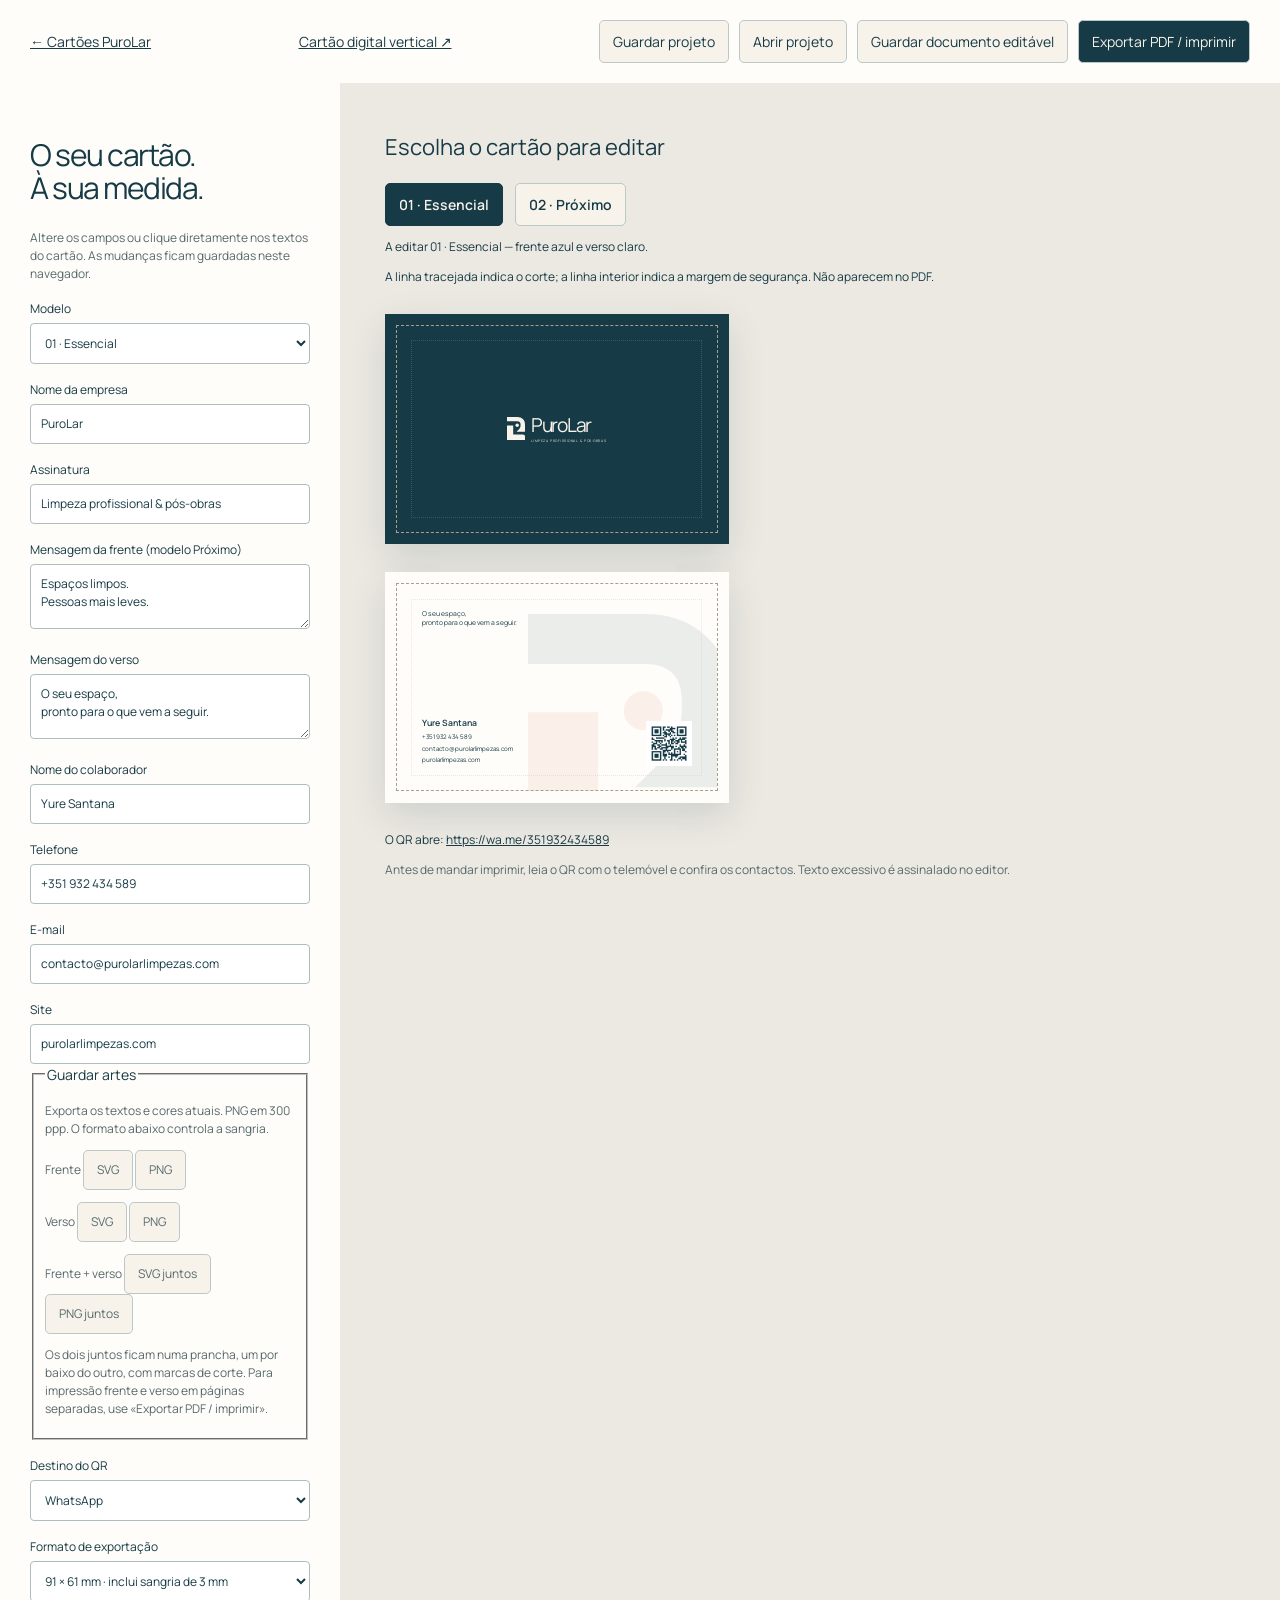
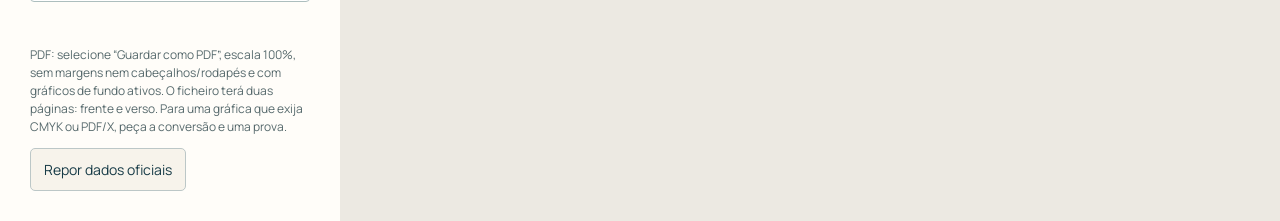
<file: assets/editor-cartoes.html>
<!doctype html><html lang="pt-PT"><head><meta charset="utf-8"><meta name="viewport" content="width=device-width,initial-scale=1"><title>PuroLar — Editor de cartões</title><link rel="stylesheet" href="editor-cartoes.css"><script src="qr-engine.js" defer></script><script src="editor-cartoes.js" defer></script></head><body>
<header class="toolbar"><a href="/cartoes">← Cartões PuroLar</a><a href="/assets/PuroLar-cartao-digital.html">Cartão digital vertical ↗</a><div><button id="save">Guardar projeto</button><label class="file-button">Abrir projeto<input type="file" id="load" accept=".json,application/json"></label><button id="portable">Guardar documento editável</button><button id="print">Exportar PDF / imprimir</button></div></header>
<main class="editor"><aside><h1>O seu cartão.<br>À sua medida.</h1><p>Altere os campos ou clique diretamente nos textos do cartão. As mudanças ficam guardadas neste navegador.</p>
<label>Modelo<select id="model"><option value="essential">01 · Essencial</option><option value="warm">02 · Próximo</option></select></label>
<div id="fields"></div>
<fieldset><legend>Guardar artes</legend><p class="help">Exporta os textos e cores atuais. PNG em 300 ppp. O formato abaixo controla a sangria.</p><p>Frente <button data-export="front:svg">SVG</button> <button data-export="front:png">PNG</button></p><p>Verso <button data-export="back:svg">SVG</button> <button data-export="back:png">PNG</button></p><p>Frente + verso <button data-export="both:svg">SVG juntos</button> <button data-export="both:png">PNG juntos</button></p><p class="help">Os dois juntos ficam numa prancha, um por baixo do outro, com marcas de corte. Para impressão frente e verso em páginas separadas, use «Exportar PDF / imprimir».</p></fieldset>
<label>Destino do QR<select id="qrmode"><option value="site">Site oficial</option><option value="whatsapp">WhatsApp</option><option value="custom">Outro endereço</option></select></label>
<label id="custom-label" hidden>Endereço personalizado<input id="custom" type="url" placeholder="https://…"></label>
<label>Formato de exportação<select id="format"><option value="bleed">91 × 61 mm · inclui sangria de 3 mm</option><option value="trim">85 × 55 mm · tamanho final</option></select></label>
<p id="editor-status" role="status"></p><p class="help">PDF: selecione “Guardar como PDF”, escala 100%, sem margens nem cabeçalhos/rodapés e com gráficos de fundo ativos. O ficheiro terá duas páginas: frente e verso. Para uma gráfica que exija CMYK ou PDF/X, peça a conversão e uma prova.</p><button id="reset">Repor dados oficiais</button>
</aside><section class="workspace"><div class="preview-heading"><h2>Escolha o cartão para editar</h2><div class="model-buttons" role="group" aria-label="Modelo de cartão"><button type="button" data-model="essential">01 · Essencial</button><button type="button" data-model="warm">02 · Próximo</button></div><p id="current-model"></p><p>A linha tracejada indica o corte; a linha interior indica a margem de segurança. Não aparecem no PDF.</p></div>
<div class="sheet front" id="front"><div class="art"></div><div class="trim-guide"></div><div class="safe-guide"></div></div><div class="sheet back" id="back"><div class="art"></div><div class="trim-guide"></div><div class="safe-guide"></div></div>
<p class="destination">O QR abre: <a id="qr-link" target="_blank" rel="noopener"></a></p><p class="help">Antes de mandar imprimir, leia o QR com o telemóvel e confira os contactos. Texto excessivo é assinalado no editor.</p></section></main><style id="print-size">@page{size:91mm 61mm;margin:0}</style><script id="embedded-project" type="application/json">null</script></body></html>
</file>
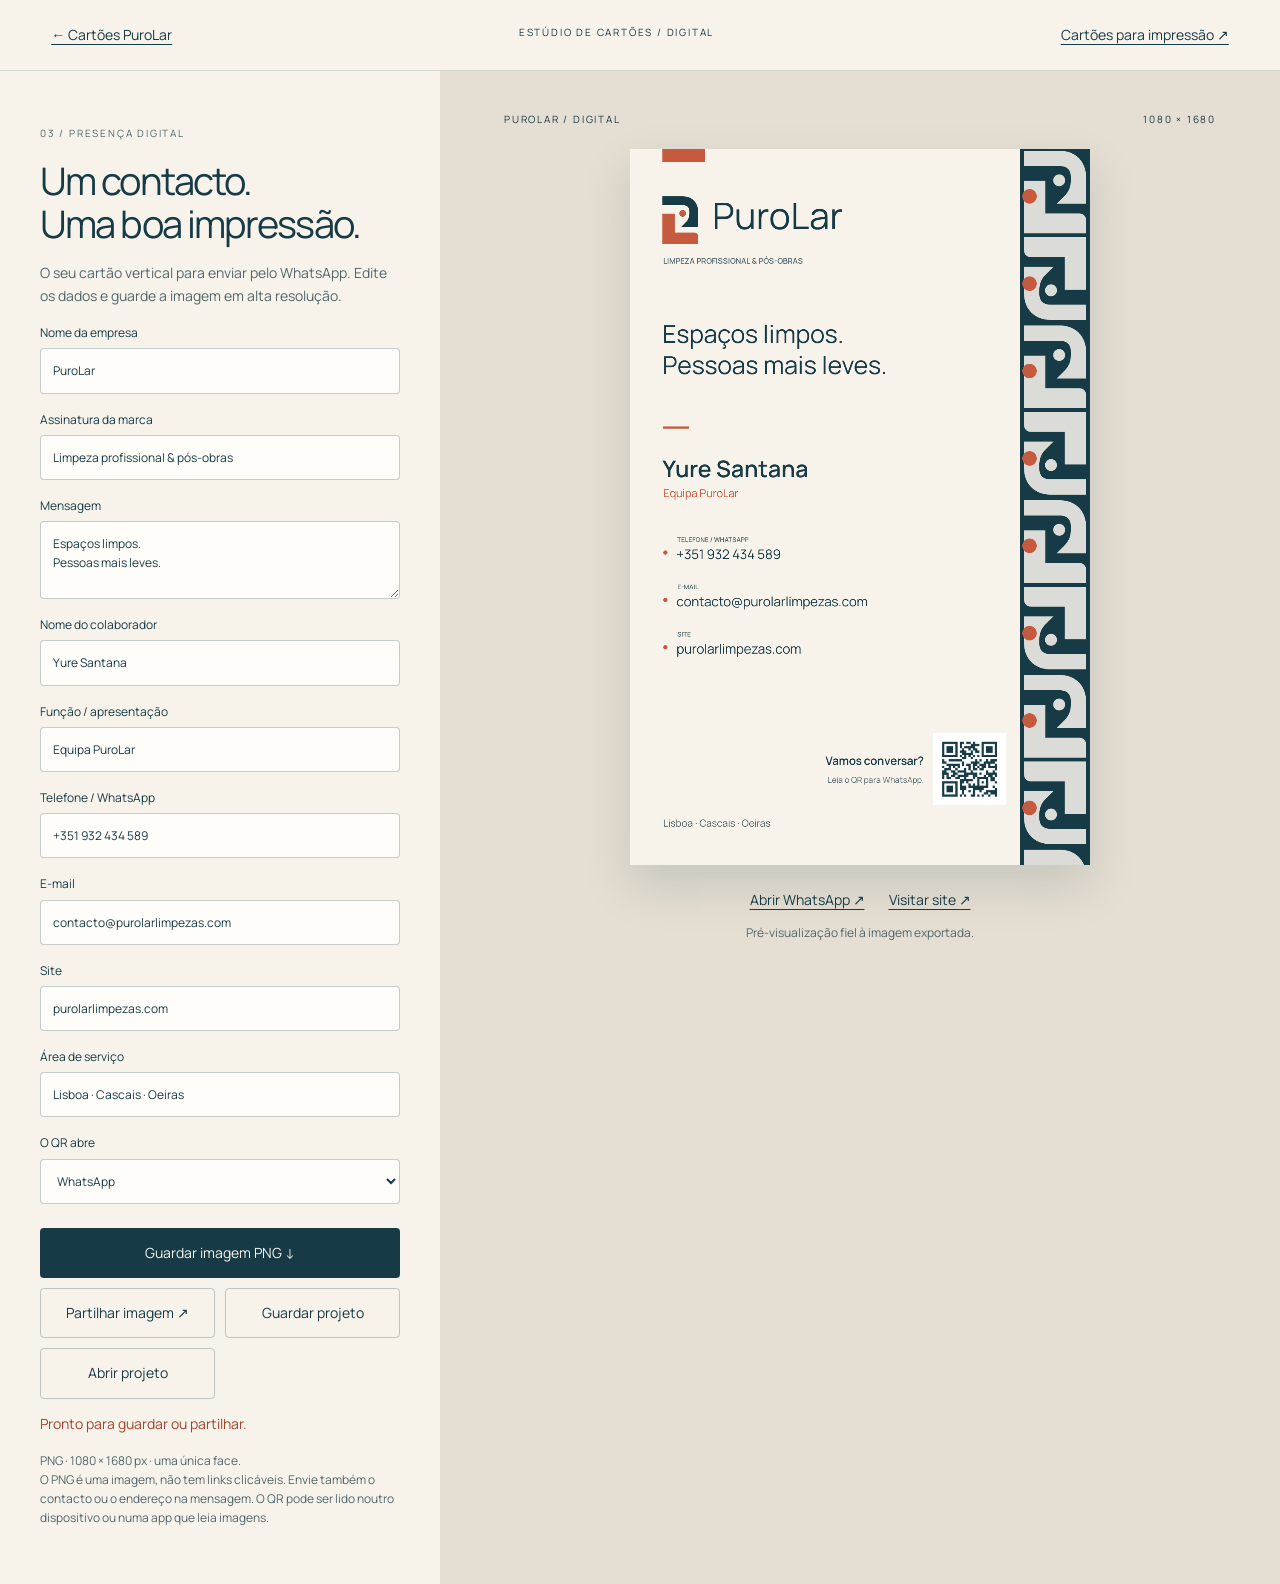
<file: assets/PuroLar-cartao-digital.html>
<!doctype html><html lang="pt-PT"><head><meta charset="utf-8"><meta name="viewport" content="width=device-width,initial-scale=1"><title>PuroLar — Cartão digital</title><link rel="stylesheet" href="cartao-digital.css"><script src="qr-engine.js" defer></script><script src="cartao-digital.js" defer></script></head><body>
<header><a href="/cartoes">← Cartões PuroLar</a><span>ESTÚDIO DE CARTÕES / DIGITAL</span><a href="PuroLar-cartao-editavel.html?modelo=warm">Cartões para impressão ↗</a></header>
<main><aside><p class="eyebrow">03 / PRESENÇA DIGITAL</p><h1>Um contacto.<br>Uma boa impressão.</h1><p>O seu cartão vertical para enviar pelo WhatsApp. Edite os dados e guarde a imagem em alta resolução.</p><form id="fields" onsubmit="return false"></form><label>O QR abre<select id="destination"><option value="whatsapp">WhatsApp</option><option value="site">Site</option></select></label><div class="actions"><button id="png" disabled>Guardar imagem PNG ↓</button><button id="share" disabled>Partilhar imagem ↗</button><button id="save">Guardar projeto</button><label class="file">Abrir projeto<input id="load" type="file" accept=".json,application/json"></label></div><p id="status" role="status" aria-live="polite"></p><p class="note">PNG · 1080 × 1680 px · uma única face.<br>O PNG é uma imagem, não tem links clicáveis. Envie também o contacto ou o endereço na mensagem. O QR pode ser lido noutro dispositivo ou numa app que leia imagens.</p></aside><section class="preview" aria-label="Pré-visualização do cartão"><div class="preview-top"><span>PUROLAR / DIGITAL</span><span>1080 × 1680</span></div><canvas id="card" width="1080" height="1680" role="img" aria-label="Cartão digital PuroLar"></canvas><div class="links"><a id="whatsapp">Abrir WhatsApp ↗</a><a id="website" target="_blank" rel="noopener">Visitar site ↗</a></div><p>Pré-visualização fiel à imagem exportada.</p></section></main></body></html>
</file>
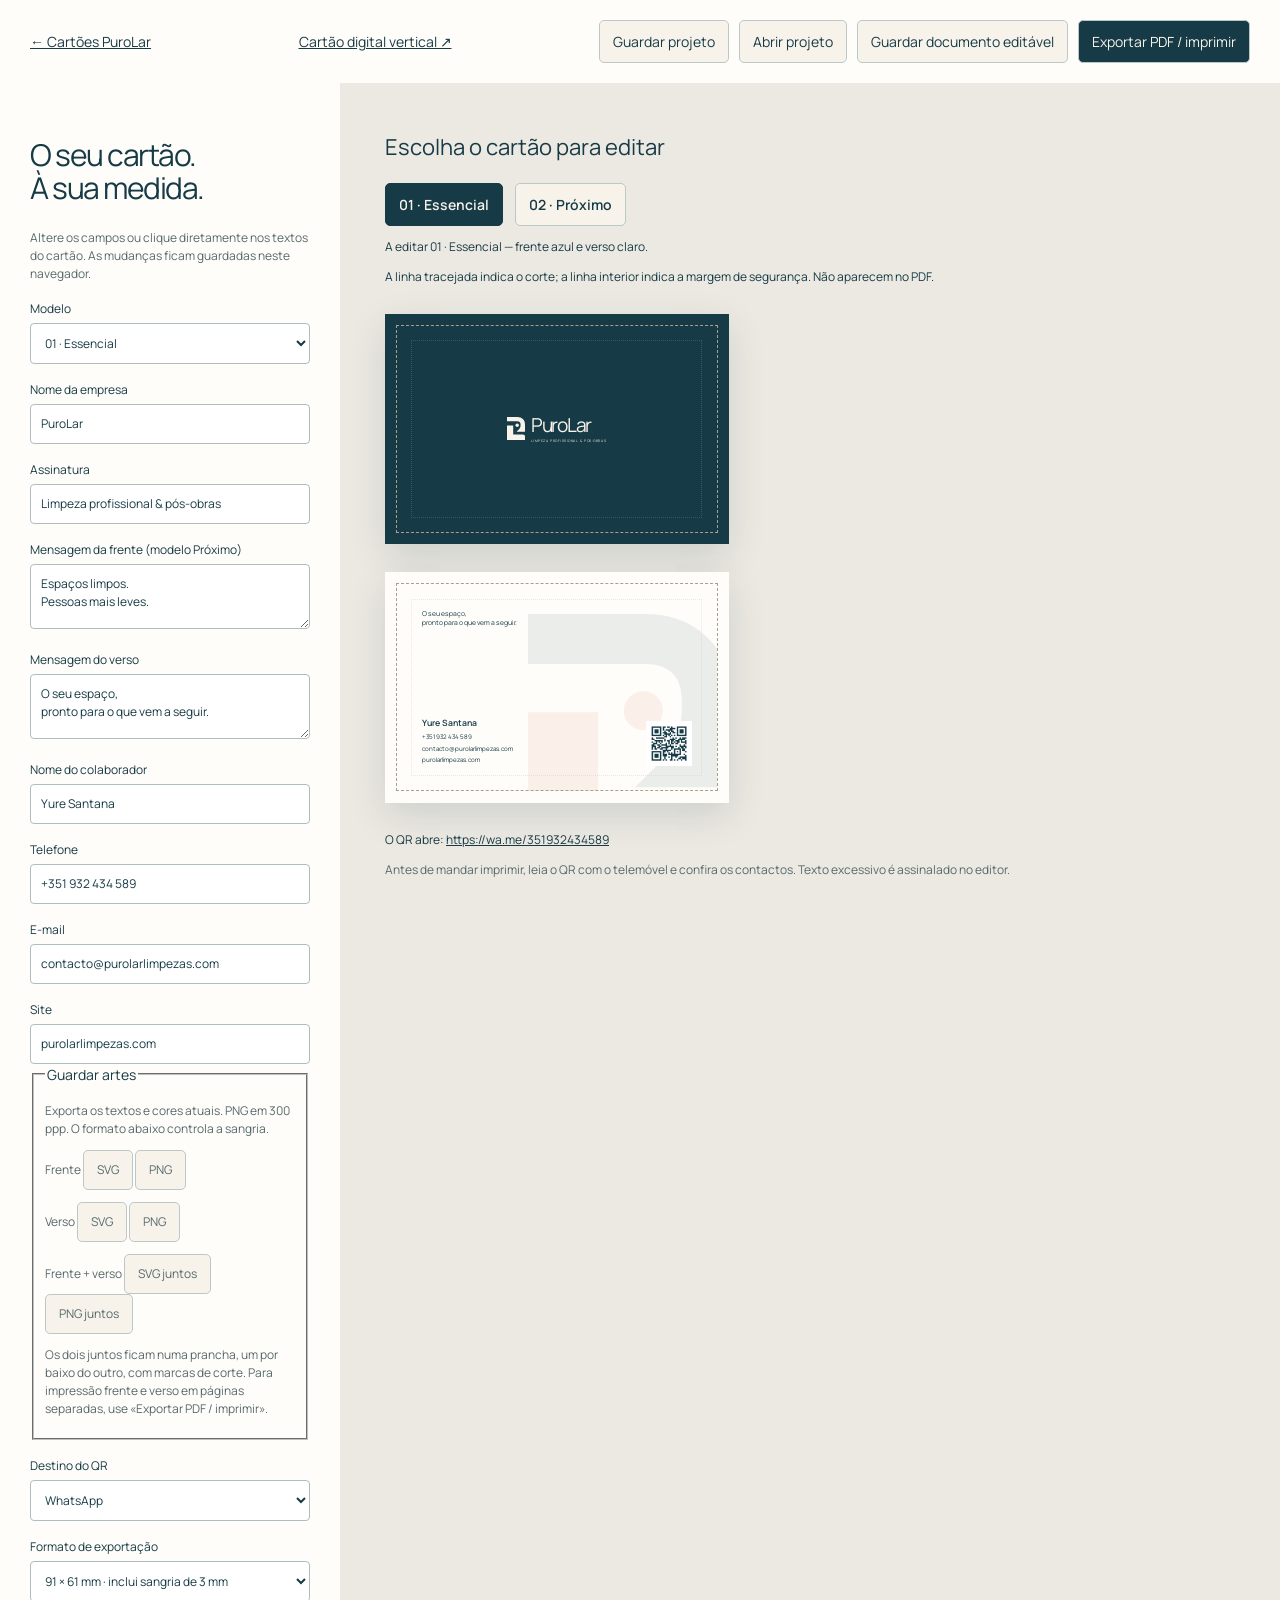
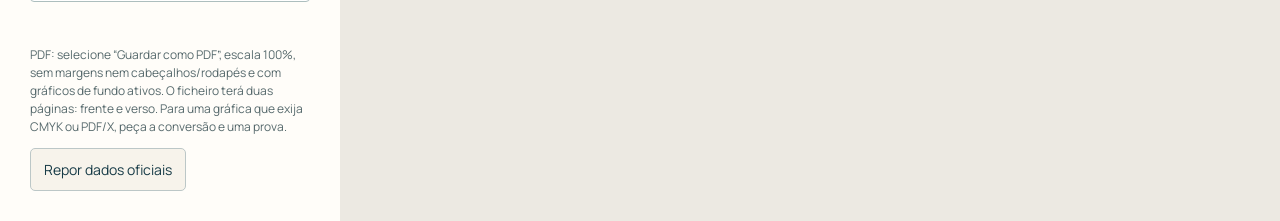
<file: assets/PuroLar-cartao-editavel.html>
<!doctype html><html lang="pt-PT"><head><meta charset="utf-8"><meta name="viewport" content="width=device-width,initial-scale=1"><title>PuroLar — Editor de cartões</title><style>@font-face{font-family:Manrope;src:url('[data-uri]') format('woff2');font-weight:400}@font-face{font-family:Manrope;src:url('[data-uri]') format('woff2');font-weight:600}*{box-sizing:border-box}body{margin:0;background:#ece9e2;color:#163a46;font:14px/1.5 Manrope,sans-serif}button,input,select{font:inherit;color:inherit}button,.file-button{padding:10px 13px;border:1px solid #bcc7c7;background:#f7f3eb;border-radius:5px;cursor:pointer}.toolbar{display:flex;justify-content:space-between;align-items:center;gap:20px;padding:20px 30px;background:#fffdf9;position:sticky;top:0;z-index:5}.toolbar>div{display:flex;gap:10px;flex-wrap:wrap}a{color:inherit}.file-button input{display:none}#print{background:#163a46;color:#f7f3eb}.editor{display:grid;grid-template-columns:340px 1fr}aside{padding:30px;background:#fffdf9}h1{font-weight:400;line-height:1.1;font-size:30px;letter-spacing:-.05em}aside p,.help{color:#56696c;font-size:12px}aside label{display:block;font-size:12px;margin-top:17px}aside input,aside select{width:100%;padding:10px;margin-top:5px;border:1px solid #adbebe;border-radius:4px;background:white}.workspace{padding:30px 45px;overflow:auto}.preview-heading{max-width:570px}h2{font-size:22px;font-weight:400}.preview-heading p,.destination{font-size:12px}
.sheet{width:91mm;height:61mm;position:relative;margin:28px 0;box-shadow:0 12px 35px #163a4624;overflow:hidden;background:#fffdf9}
.front{background:#163a46}.warm .front{background:#dcc3a6}.warm .back{background:linear-gradient(90deg,#c65a3f 0 5mm,#fffdf9 5mm)}
.art{position:absolute;inset:3mm}.art .business{width:85mm;height:55mm;box-shadow:none}
.trim .sheet{width:85mm;height:55mm}.trim .art{inset:0}
.trim-guide{position:absolute;inset:3mm;border:1px dashed #a99f8e;pointer-events:none}.safe-guide{position:absolute;inset:7mm;border:1px dotted #b8ad9940;pointer-events:none}.trim .trim-guide{display:none}.trim .safe-guide{inset:4mm}
.editable{white-space:pre-line}.editable:focus{outline:1px solid #c65a3f;outline-offset:2px}.editable:hover{background:#dcc3a61c}.editable.overfull{outline:2px solid #c65a3f}
#editor-status{color:#a13f2a;min-height:20px}[hidden]{display:none!important}aside textarea{font:inherit;width:100%;padding:10px;margin-top:5px;border:1px solid #adbebe;border-radius:4px;min-height:65px;resize:vertical;color:inherit}
@media(max-width:850px){.toolbar{position:static;display:block}.toolbar>div{margin-top:15px}.editor{display:block}.workspace{padding:22px;overflow:auto}.sheet{margin:24px auto}aside{max-width:none}}
@media print{html,body{margin:0;padding:0;background:white}.toolbar,aside,.preview-heading,.destination,.help{display:none!important}.editor,.workspace{display:block;margin:0;padding:0;overflow:visible}.sheet{margin:0!important;box-shadow:none;break-after:page;break-inside:avoid;print-color-adjust:exact;-webkit-print-color-adjust:exact}.sheet:last-of-type{break-after:auto}.trim-guide,.safe-guide{display:none}.editable{outline:none!important;background:transparent!important}}
/* Mesma composição para galeria e editor, dimensionada proporcionalmente. */
.business{--ink:#163a46;--cream:#f7f3eb;--sand:#dcc3a6;--terra:#c65a3f;aspect-ratio:85/55;position:relative;padding:8%;overflow:hidden;display:flex;flex-direction:column;justify-content:space-between;background:var(--ink);color:var(--cream);container-type:inline-size;box-sizing:border-box;font-family:Manrope,'Segoe UI',sans-serif;line-height:1.65}
.business .logo{display:inline-flex;align-items:center;gap:2.32cqw}
.business .logo img{width:6.43cqw;height:8.57cqw;flex:none}
.business .logo b{font-size:7.14cqw;font-weight:500;letter-spacing:-.065em;line-height:1.1}
.business .logo small{display:block;font-size:1.25cqw;letter-spacing:.16em;text-transform:uppercase}
.business.center{justify-content:center;align-items:center}
.business .tag{font-size:2.5cqw;max-width:37.5cqw;line-height:1.4}
.business.cream{background:#fffdf9;color:var(--ink)}
.business.sand{background:var(--sand);color:var(--ink)}
.business .bigmark{position:absolute;height:130%;right:-5.36cqw;top:15%;opacity:.08;pointer-events:none}
.business .card-info{font-size:2.32cqw;line-height:1.8;z-index:1}
.business .card-info b{font-size:3.21cqw;font-weight:700}
.business .qr-placeholder{position:absolute;right:8%;bottom:12%;width:16.79cqw!important;height:16.79cqw!important;background:white;border:0}
.business .warm-mark{position:absolute;right:-2.14cqw;bottom:-7.14cqw;height:70%;opacity:.15;pointer-events:none}
.business.warm-back{border-left:2.68cqw solid var(--terra)!important}
.model-buttons{display:flex;gap:12px;flex-wrap:wrap}.model-buttons button{font-weight:600}.model-buttons button[aria-pressed=true]{background:#163a46;color:#f7f3eb;border-color:#163a46}
</style></head><body data-portable="true" data-dark-symbol="[data-uri]" data-light-symbol="[data-uri]">
<header class="toolbar"><a href="/cartoes">← Cartões PuroLar</a><a href="/assets/PuroLar-cartao-digital.html">Cartão digital vertical ↗</a><div><button id="save">Guardar projeto</button><label class="file-button">Abrir projeto<input type="file" id="load" accept=".json,application/json"></label><button id="portable">Guardar documento editável</button><button id="print">Exportar PDF / imprimir</button></div></header>
<main class="editor"><aside><h1>O seu cartão.<br>À sua medida.</h1><p>Altere os campos ou clique diretamente nos textos do cartão. As mudanças ficam guardadas neste navegador.</p>
<label>Modelo<select id="model"><option value="essential">01 · Essencial</option><option value="warm">02 · Próximo</option></select></label>
<div id="fields"></div>
<fieldset><legend>Guardar artes</legend><p class="help">Exporta os textos e cores atuais. PNG em 300 ppp. O formato abaixo controla a sangria.</p><p>Frente <button data-export="front:svg">SVG</button> <button data-export="front:png">PNG</button></p><p>Verso <button data-export="back:svg">SVG</button> <button data-export="back:png">PNG</button></p><p>Frente + verso <button data-export="both:svg">SVG juntos</button> <button data-export="both:png">PNG juntos</button></p><p class="help">Os dois juntos ficam numa prancha, um por baixo do outro, com marcas de corte. Para impressão frente e verso em páginas separadas, use «Exportar PDF / imprimir».</p></fieldset>
<label>Destino do QR<select id="qrmode"><option value="site">Site oficial</option><option value="whatsapp">WhatsApp</option><option value="custom">Outro endereço</option></select></label>
<label id="custom-label" hidden>Endereço personalizado<input id="custom" type="url" placeholder="https://…"></label>
<label>Formato de exportação<select id="format"><option value="bleed">91 × 61 mm · inclui sangria de 3 mm</option><option value="trim">85 × 55 mm · tamanho final</option></select></label>
<p id="editor-status" role="status"></p><p class="help">PDF: selecione “Guardar como PDF”, escala 100%, sem margens nem cabeçalhos/rodapés e com gráficos de fundo ativos. O ficheiro terá duas páginas: frente e verso. Para uma gráfica que exija CMYK ou PDF/X, peça a conversão e uma prova.</p><button id="reset">Repor dados oficiais</button>
</aside><section class="workspace"><div class="preview-heading"><h2>Escolha o cartão para editar</h2><div class="model-buttons" role="group" aria-label="Modelo de cartão"><button type="button" data-model="essential">01 · Essencial</button><button type="button" data-model="warm">02 · Próximo</button></div><p id="current-model"></p><p>A linha tracejada indica o corte; a linha interior indica a margem de segurança. Não aparecem no PDF.</p></div>
<div class="sheet front" id="front"><div class="art"></div><div class="trim-guide"></div><div class="safe-guide"></div></div><div class="sheet back" id="back"><div class="art"></div><div class="trim-guide"></div><div class="safe-guide"></div></div>
<p class="destination">O QR abre: <a id="qr-link" target="_blank" rel="noopener"></a></p><p class="help">Antes de mandar imprimir, leia o QR com o telemóvel e confira os contactos. Texto excessivo é assinalado no editor.</p></section></main><style id="print-size">@page{size:91mm 61mm;margin:0}</style><script id="embedded-project" type="application/json">null</script><script>var QRCode = (() => {
  var __getOwnPropNames = Object.getOwnPropertyNames;
  var __commonJS = (cb, mod) => function __require() {
    try {
      return mod || (0, cb[__getOwnPropNames(cb)[0]])((mod = { exports: {} }).exports, mod), mod.exports;
    } catch (e) {
      throw mod = 0, e;
    }
  };

  // node_modules/qrcode/lib/can-promise.js
  var require_can_promise = __commonJS({
    "node_modules/qrcode/lib/can-promise.js"(exports, module) {
      module.exports = function() {
        return typeof Promise === "function" && Promise.prototype && Promise.prototype.then;
      };
    }
  });

  // node_modules/qrcode/lib/core/utils.js
  var require_utils = __commonJS({
    "node_modules/qrcode/lib/core/utils.js"(exports) {
      var toSJISFunction;
      var CODEWORDS_COUNT = [
        0,
        // Not used
        26,
        44,
        70,
        100,
        134,
        172,
        196,
        242,
        292,
        346,
        404,
        466,
        532,
        581,
        655,
        733,
        815,
        901,
        991,
        1085,
        1156,
        1258,
        1364,
        1474,
        1588,
        1706,
        1828,
        1921,
        2051,
        2185,
        2323,
        2465,
        2611,
        2761,
        2876,
        3034,
        3196,
        3362,
        3532,
        3706
      ];
      exports.getSymbolSize = function getSymbolSize(version) {
        if (!version) throw new Error('"version" cannot be null or undefined');
        if (version < 1 || version > 40) throw new Error('"version" should be in range from 1 to 40');
        return version * 4 + 17;
      };
      exports.getSymbolTotalCodewords = function getSymbolTotalCodewords(version) {
        return CODEWORDS_COUNT[version];
      };
      exports.getBCHDigit = function(data) {
        let digit = 0;
        while (data !== 0) {
          digit++;
          data >>>= 1;
        }
        return digit;
      };
      exports.setToSJISFunction = function setToSJISFunction(f) {
        if (typeof f !== "function") {
          throw new Error('"toSJISFunc" is not a valid function.');
        }
        toSJISFunction = f;
      };
      exports.isKanjiModeEnabled = function() {
        return typeof toSJISFunction !== "undefined";
      };
      exports.toSJIS = function toSJIS(kanji) {
        return toSJISFunction(kanji);
      };
    }
  });

  // node_modules/qrcode/lib/core/error-correction-level.js
  var require_error_correction_level = __commonJS({
    "node_modules/qrcode/lib/core/error-correction-level.js"(exports) {
      exports.L = { bit: 1 };
      exports.M = { bit: 0 };
      exports.Q = { bit: 3 };
      exports.H = { bit: 2 };
      function fromString(string) {
        if (typeof string !== "string") {
          throw new Error("Param is not a string");
        }
        const lcStr = string.toLowerCase();
        switch (lcStr) {
          case "l":
          case "low":
            return exports.L;
          case "m":
          case "medium":
            return exports.M;
          case "q":
          case "quartile":
            return exports.Q;
          case "h":
          case "high":
            return exports.H;
          default:
            throw new Error("Unknown EC Level: " + string);
        }
      }
      exports.isValid = function isValid(level) {
        return level && typeof level.bit !== "undefined" && level.bit >= 0 && level.bit < 4;
      };
      exports.from = function from(value, defaultValue) {
        if (exports.isValid(value)) {
          return value;
        }
        try {
          return fromString(value);
        } catch (e) {
          return defaultValue;
        }
      };
    }
  });

  // node_modules/qrcode/lib/core/bit-buffer.js
  var require_bit_buffer = __commonJS({
    "node_modules/qrcode/lib/core/bit-buffer.js"(exports, module) {
      function BitBuffer() {
        this.buffer = [];
        this.length = 0;
      }
      BitBuffer.prototype = {
        get: function(index) {
          const bufIndex = Math.floor(index / 8);
          return (this.buffer[bufIndex] >>> 7 - index % 8 & 1) === 1;
        },
        put: function(num, length) {
          for (let i = 0; i < length; i++) {
            this.putBit((num >>> length - i - 1 & 1) === 1);
          }
        },
        getLengthInBits: function() {
          return this.length;
        },
        putBit: function(bit) {
          const bufIndex = Math.floor(this.length / 8);
          if (this.buffer.length <= bufIndex) {
            this.buffer.push(0);
          }
          if (bit) {
            this.buffer[bufIndex] |= 128 >>> this.length % 8;
          }
          this.length++;
        }
      };
      module.exports = BitBuffer;
    }
  });

  // node_modules/qrcode/lib/core/bit-matrix.js
  var require_bit_matrix = __commonJS({
    "node_modules/qrcode/lib/core/bit-matrix.js"(exports, module) {
      function BitMatrix(size) {
        if (!size || size < 1) {
          throw new Error("BitMatrix size must be defined and greater than 0");
        }
        this.size = size;
        this.data = new Uint8Array(size * size);
        this.reservedBit = new Uint8Array(size * size);
      }
      BitMatrix.prototype.set = function(row, col, value, reserved) {
        const index = row * this.size + col;
        this.data[index] = value;
        if (reserved) this.reservedBit[index] = true;
      };
      BitMatrix.prototype.get = function(row, col) {
        return this.data[row * this.size + col];
      };
      BitMatrix.prototype.xor = function(row, col, value) {
        this.data[row * this.size + col] ^= value;
      };
      BitMatrix.prototype.isReserved = function(row, col) {
        return this.reservedBit[row * this.size + col];
      };
      module.exports = BitMatrix;
    }
  });

  // node_modules/qrcode/lib/core/alignment-pattern.js
  var require_alignment_pattern = __commonJS({
    "node_modules/qrcode/lib/core/alignment-pattern.js"(exports) {
      var getSymbolSize = require_utils().getSymbolSize;
      exports.getRowColCoords = function getRowColCoords(version) {
        if (version === 1) return [];
        const posCount = Math.floor(version / 7) + 2;
        const size = getSymbolSize(version);
        const intervals = size === 145 ? 26 : Math.ceil((size - 13) / (2 * posCount - 2)) * 2;
        const positions = [size - 7];
        for (let i = 1; i < posCount - 1; i++) {
          positions[i] = positions[i - 1] - intervals;
        }
        positions.push(6);
        return positions.reverse();
      };
      exports.getPositions = function getPositions(version) {
        const coords = [];
        const pos = exports.getRowColCoords(version);
        const posLength = pos.length;
        for (let i = 0; i < posLength; i++) {
          for (let j = 0; j < posLength; j++) {
            if (i === 0 && j === 0 || // top-left
            i === 0 && j === posLength - 1 || // bottom-left
            i === posLength - 1 && j === 0) {
              continue;
            }
            coords.push([pos[i], pos[j]]);
          }
        }
        return coords;
      };
    }
  });

  // node_modules/qrcode/lib/core/finder-pattern.js
  var require_finder_pattern = __commonJS({
    "node_modules/qrcode/lib/core/finder-pattern.js"(exports) {
      var getSymbolSize = require_utils().getSymbolSize;
      var FINDER_PATTERN_SIZE = 7;
      exports.getPositions = function getPositions(version) {
        const size = getSymbolSize(version);
        return [
          // top-left
          [0, 0],
          // top-right
          [size - FINDER_PATTERN_SIZE, 0],
          // bottom-left
          [0, size - FINDER_PATTERN_SIZE]
        ];
      };
    }
  });

  // node_modules/qrcode/lib/core/mask-pattern.js
  var require_mask_pattern = __commonJS({
    "node_modules/qrcode/lib/core/mask-pattern.js"(exports) {
      exports.Patterns = {
        PATTERN000: 0,
        PATTERN001: 1,
        PATTERN010: 2,
        PATTERN011: 3,
        PATTERN100: 4,
        PATTERN101: 5,
        PATTERN110: 6,
        PATTERN111: 7
      };
      var PenaltyScores = {
        N1: 3,
        N2: 3,
        N3: 40,
        N4: 10
      };
      exports.isValid = function isValid(mask) {
        return mask != null && mask !== "" && !isNaN(mask) && mask >= 0 && mask <= 7;
      };
      exports.from = function from(value) {
        return exports.isValid(value) ? parseInt(value, 10) : void 0;
      };
      exports.getPenaltyN1 = function getPenaltyN1(data) {
        const size = data.size;
        let points = 0;
        let sameCountCol = 0;
        let sameCountRow = 0;
        let lastCol = null;
        let lastRow = null;
        for (let row = 0; row < size; row++) {
          sameCountCol = sameCountRow = 0;
          lastCol = lastRow = null;
          for (let col = 0; col < size; col++) {
            let module2 = data.get(row, col);
            if (module2 === lastCol) {
              sameCountCol++;
            } else {
              if (sameCountCol >= 5) points += PenaltyScores.N1 + (sameCountCol - 5);
              lastCol = module2;
              sameCountCol = 1;
            }
            module2 = data.get(col, row);
            if (module2 === lastRow) {
              sameCountRow++;
            } else {
              if (sameCountRow >= 5) points += PenaltyScores.N1 + (sameCountRow - 5);
              lastRow = module2;
              sameCountRow = 1;
            }
          }
          if (sameCountCol >= 5) points += PenaltyScores.N1 + (sameCountCol - 5);
          if (sameCountRow >= 5) points += PenaltyScores.N1 + (sameCountRow - 5);
        }
        return points;
      };
      exports.getPenaltyN2 = function getPenaltyN2(data) {
        const size = data.size;
        let points = 0;
        for (let row = 0; row < size - 1; row++) {
          for (let col = 0; col < size - 1; col++) {
            const last = data.get(row, col) + data.get(row, col + 1) + data.get(row + 1, col) + data.get(row + 1, col + 1);
            if (last === 4 || last === 0) points++;
          }
        }
        return points * PenaltyScores.N2;
      };
      exports.getPenaltyN3 = function getPenaltyN3(data) {
        const size = data.size;
        let points = 0;
        let bitsCol = 0;
        let bitsRow = 0;
        for (let row = 0; row < size; row++) {
          bitsCol = bitsRow = 0;
          for (let col = 0; col < size; col++) {
            bitsCol = bitsCol << 1 & 2047 | data.get(row, col);
            if (col >= 10 && (bitsCol === 1488 || bitsCol === 93)) points++;
            bitsRow = bitsRow << 1 & 2047 | data.get(col, row);
            if (col >= 10 && (bitsRow === 1488 || bitsRow === 93)) points++;
          }
        }
        return points * PenaltyScores.N3;
      };
      exports.getPenaltyN4 = function getPenaltyN4(data) {
        let darkCount = 0;
        const modulesCount = data.data.length;
        for (let i = 0; i < modulesCount; i++) darkCount += data.data[i];
        const k = Math.abs(Math.ceil(darkCount * 100 / modulesCount / 5) - 10);
        return k * PenaltyScores.N4;
      };
      function getMaskAt(maskPattern, i, j) {
        switch (maskPattern) {
          case exports.Patterns.PATTERN000:
            return (i + j) % 2 === 0;
          case exports.Patterns.PATTERN001:
            return i % 2 === 0;
          case exports.Patterns.PATTERN010:
            return j % 3 === 0;
          case exports.Patterns.PATTERN011:
            return (i + j) % 3 === 0;
          case exports.Patterns.PATTERN100:
            return (Math.floor(i / 2) + Math.floor(j / 3)) % 2 === 0;
          case exports.Patterns.PATTERN101:
            return i * j % 2 + i * j % 3 === 0;
          case exports.Patterns.PATTERN110:
            return (i * j % 2 + i * j % 3) % 2 === 0;
          case exports.Patterns.PATTERN111:
            return (i * j % 3 + (i + j) % 2) % 2 === 0;
          default:
            throw new Error("bad maskPattern:" + maskPattern);
        }
      }
      exports.applyMask = function applyMask(pattern, data) {
        const size = data.size;
        for (let col = 0; col < size; col++) {
          for (let row = 0; row < size; row++) {
            if (data.isReserved(row, col)) continue;
            data.xor(row, col, getMaskAt(pattern, row, col));
          }
        }
      };
      exports.getBestMask = function getBestMask(data, setupFormatFunc) {
        const numPatterns = Object.keys(exports.Patterns).length;
        let bestPattern = 0;
        let lowerPenalty = Infinity;
        for (let p = 0; p < numPatterns; p++) {
          setupFormatFunc(p);
          exports.applyMask(p, data);
          const penalty = exports.getPenaltyN1(data) + exports.getPenaltyN2(data) + exports.getPenaltyN3(data) + exports.getPenaltyN4(data);
          exports.applyMask(p, data);
          if (penalty < lowerPenalty) {
            lowerPenalty = penalty;
            bestPattern = p;
          }
        }
        return bestPattern;
      };
    }
  });

  // node_modules/qrcode/lib/core/error-correction-code.js
  var require_error_correction_code = __commonJS({
    "node_modules/qrcode/lib/core/error-correction-code.js"(exports) {
      var ECLevel = require_error_correction_level();
      var EC_BLOCKS_TABLE = [
        // L  M  Q  H
        1,
        1,
        1,
        1,
        1,
        1,
        1,
        1,
        1,
        1,
        2,
        2,
        1,
        2,
        2,
        4,
        1,
        2,
        4,
        4,
        2,
        4,
        4,
        4,
        2,
        4,
        6,
        5,
        2,
        4,
        6,
        6,
        2,
        5,
        8,
        8,
        4,
        5,
        8,
        8,
        4,
        5,
        8,
        11,
        4,
        8,
        10,
        11,
        4,
        9,
        12,
        16,
        4,
        9,
        16,
        16,
        6,
        10,
        12,
        18,
        6,
        10,
        17,
        16,
        6,
        11,
        16,
        19,
        6,
        13,
        18,
        21,
        7,
        14,
        21,
        25,
        8,
        16,
        20,
        25,
        8,
        17,
        23,
        25,
        9,
        17,
        23,
        34,
        9,
        18,
        25,
        30,
        10,
        20,
        27,
        32,
        12,
        21,
        29,
        35,
        12,
        23,
        34,
        37,
        12,
        25,
        34,
        40,
        13,
        26,
        35,
        42,
        14,
        28,
        38,
        45,
        15,
        29,
        40,
        48,
        16,
        31,
        43,
        51,
        17,
        33,
        45,
        54,
        18,
        35,
        48,
        57,
        19,
        37,
        51,
        60,
        19,
        38,
        53,
        63,
        20,
        40,
        56,
        66,
        21,
        43,
        59,
        70,
        22,
        45,
        62,
        74,
        24,
        47,
        65,
        77,
        25,
        49,
        68,
        81
      ];
      var EC_CODEWORDS_TABLE = [
        // L  M  Q  H
        7,
        10,
        13,
        17,
        10,
        16,
        22,
        28,
        15,
        26,
        36,
        44,
        20,
        36,
        52,
        64,
        26,
        48,
        72,
        88,
        36,
        64,
        96,
        112,
        40,
        72,
        108,
        130,
        48,
        88,
        132,
        156,
        60,
        110,
        160,
        192,
        72,
        130,
        192,
        224,
        80,
        150,
        224,
        264,
        96,
        176,
        260,
        308,
        104,
        198,
        288,
        352,
        120,
        216,
        320,
        384,
        132,
        240,
        360,
        432,
        144,
        280,
        408,
        480,
        168,
        308,
        448,
        532,
        180,
        338,
        504,
        588,
        196,
        364,
        546,
        650,
        224,
        416,
        600,
        700,
        224,
        442,
        644,
        750,
        252,
        476,
        690,
        816,
        270,
        504,
        750,
        900,
        300,
        560,
        810,
        960,
        312,
        588,
        870,
        1050,
        336,
        644,
        952,
        1110,
        360,
        700,
        1020,
        1200,
        390,
        728,
        1050,
        1260,
        420,
        784,
        1140,
        1350,
        450,
        812,
        1200,
        1440,
        480,
        868,
        1290,
        1530,
        510,
        924,
        1350,
        1620,
        540,
        980,
        1440,
        1710,
        570,
        1036,
        1530,
        1800,
        570,
        1064,
        1590,
        1890,
        600,
        1120,
        1680,
        1980,
        630,
        1204,
        1770,
        2100,
        660,
        1260,
        1860,
        2220,
        720,
        1316,
        1950,
        2310,
        750,
        1372,
        2040,
        2430
      ];
      exports.getBlocksCount = function getBlocksCount(version, errorCorrectionLevel) {
        switch (errorCorrectionLevel) {
          case ECLevel.L:
            return EC_BLOCKS_TABLE[(version - 1) * 4 + 0];
          case ECLevel.M:
            return EC_BLOCKS_TABLE[(version - 1) * 4 + 1];
          case ECLevel.Q:
            return EC_BLOCKS_TABLE[(version - 1) * 4 + 2];
          case ECLevel.H:
            return EC_BLOCKS_TABLE[(version - 1) * 4 + 3];
          default:
            return void 0;
        }
      };
      exports.getTotalCodewordsCount = function getTotalCodewordsCount(version, errorCorrectionLevel) {
        switch (errorCorrectionLevel) {
          case ECLevel.L:
            return EC_CODEWORDS_TABLE[(version - 1) * 4 + 0];
          case ECLevel.M:
            return EC_CODEWORDS_TABLE[(version - 1) * 4 + 1];
          case ECLevel.Q:
            return EC_CODEWORDS_TABLE[(version - 1) * 4 + 2];
          case ECLevel.H:
            return EC_CODEWORDS_TABLE[(version - 1) * 4 + 3];
          default:
            return void 0;
        }
      };
    }
  });

  // node_modules/qrcode/lib/core/galois-field.js
  var require_galois_field = __commonJS({
    "node_modules/qrcode/lib/core/galois-field.js"(exports) {
      var EXP_TABLE = new Uint8Array(512);
      var LOG_TABLE = new Uint8Array(256);
      (function initTables() {
        let x = 1;
        for (let i = 0; i < 255; i++) {
          EXP_TABLE[i] = x;
          LOG_TABLE[x] = i;
          x <<= 1;
          if (x & 256) {
            x ^= 285;
          }
        }
        for (let i = 255; i < 512; i++) {
          EXP_TABLE[i] = EXP_TABLE[i - 255];
        }
      })();
      exports.log = function log(n) {
        if (n < 1) throw new Error("log(" + n + ")");
        return LOG_TABLE[n];
      };
      exports.exp = function exp(n) {
        return EXP_TABLE[n];
      };
      exports.mul = function mul(x, y) {
        if (x === 0 || y === 0) return 0;
        return EXP_TABLE[LOG_TABLE[x] + LOG_TABLE[y]];
      };
    }
  });

  // node_modules/qrcode/lib/core/polynomial.js
  var require_polynomial = __commonJS({
    "node_modules/qrcode/lib/core/polynomial.js"(exports) {
      var GF = require_galois_field();
      exports.mul = function mul(p1, p2) {
        const coeff = new Uint8Array(p1.length + p2.length - 1);
        for (let i = 0; i < p1.length; i++) {
          for (let j = 0; j < p2.length; j++) {
            coeff[i + j] ^= GF.mul(p1[i], p2[j]);
          }
        }
        return coeff;
      };
      exports.mod = function mod(divident, divisor) {
        let result = new Uint8Array(divident);
        while (result.length - divisor.length >= 0) {
          const coeff = result[0];
          for (let i = 0; i < divisor.length; i++) {
            result[i] ^= GF.mul(divisor[i], coeff);
          }
          let offset = 0;
          while (offset < result.length && result[offset] === 0) offset++;
          result = result.slice(offset);
        }
        return result;
      };
      exports.generateECPolynomial = function generateECPolynomial(degree) {
        let poly = new Uint8Array([1]);
        for (let i = 0; i < degree; i++) {
          poly = exports.mul(poly, new Uint8Array([1, GF.exp(i)]));
        }
        return poly;
      };
    }
  });

  // node_modules/qrcode/lib/core/reed-solomon-encoder.js
  var require_reed_solomon_encoder = __commonJS({
    "node_modules/qrcode/lib/core/reed-solomon-encoder.js"(exports, module) {
      var Polynomial = require_polynomial();
      function ReedSolomonEncoder(degree) {
        this.genPoly = void 0;
        this.degree = degree;
        if (this.degree) this.initialize(this.degree);
      }
      ReedSolomonEncoder.prototype.initialize = function initialize(degree) {
        this.degree = degree;
        this.genPoly = Polynomial.generateECPolynomial(this.degree);
      };
      ReedSolomonEncoder.prototype.encode = function encode(data) {
        if (!this.genPoly) {
          throw new Error("Encoder not initialized");
        }
        const paddedData = new Uint8Array(data.length + this.degree);
        paddedData.set(data);
        const remainder = Polynomial.mod(paddedData, this.genPoly);
        const start = this.degree - remainder.length;
        if (start > 0) {
          const buff = new Uint8Array(this.degree);
          buff.set(remainder, start);
          return buff;
        }
        return remainder;
      };
      module.exports = ReedSolomonEncoder;
    }
  });

  // node_modules/qrcode/lib/core/version-check.js
  var require_version_check = __commonJS({
    "node_modules/qrcode/lib/core/version-check.js"(exports) {
      exports.isValid = function isValid(version) {
        return !isNaN(version) && version >= 1 && version <= 40;
      };
    }
  });

  // node_modules/qrcode/lib/core/regex.js
  var require_regex = __commonJS({
    "node_modules/qrcode/lib/core/regex.js"(exports) {
      var numeric = "[0-9]+";
      var alphanumeric = "[A-Z $%*+\\-./:]+";
      var kanji = "(?:[u3000-u303F]|[u3040-u309F]|[u30A0-u30FF]|[uFF00-uFFEF]|[u4E00-u9FAF]|[u2605-u2606]|[u2190-u2195]|u203B|[u2010u2015u2018u2019u2025u2026u201Cu201Du2225u2260]|[u0391-u0451]|[u00A7u00A8u00B1u00B4u00D7u00F7])+";
      kanji = kanji.replace(/u/g, "\\u");
      var byte = "(?:(?![A-Z0-9 $%*+\\-./:]|" + kanji + ")(?:.|[\r\n]))+";
      exports.KANJI = new RegExp(kanji, "g");
      exports.BYTE_KANJI = new RegExp("[^A-Z0-9 $%*+\\-./:]+", "g");
      exports.BYTE = new RegExp(byte, "g");
      exports.NUMERIC = new RegExp(numeric, "g");
      exports.ALPHANUMERIC = new RegExp(alphanumeric, "g");
      var TEST_KANJI = new RegExp("^" + kanji + "$");
      var TEST_NUMERIC = new RegExp("^" + numeric + "$");
      var TEST_ALPHANUMERIC = new RegExp("^[A-Z0-9 $%*+\\-./:]+$");
      exports.testKanji = function testKanji(str) {
        return TEST_KANJI.test(str);
      };
      exports.testNumeric = function testNumeric(str) {
        return TEST_NUMERIC.test(str);
      };
      exports.testAlphanumeric = function testAlphanumeric(str) {
        return TEST_ALPHANUMERIC.test(str);
      };
    }
  });

  // node_modules/qrcode/lib/core/mode.js
  var require_mode = __commonJS({
    "node_modules/qrcode/lib/core/mode.js"(exports) {
      var VersionCheck = require_version_check();
      var Regex = require_regex();
      exports.NUMERIC = {
        id: "Numeric",
        bit: 1 << 0,
        ccBits: [10, 12, 14]
      };
      exports.ALPHANUMERIC = {
        id: "Alphanumeric",
        bit: 1 << 1,
        ccBits: [9, 11, 13]
      };
      exports.BYTE = {
        id: "Byte",
        bit: 1 << 2,
        ccBits: [8, 16, 16]
      };
      exports.KANJI = {
        id: "Kanji",
        bit: 1 << 3,
        ccBits: [8, 10, 12]
      };
      exports.MIXED = {
        bit: -1
      };
      exports.getCharCountIndicator = function getCharCountIndicator(mode, version) {
        if (!mode.ccBits) throw new Error("Invalid mode: " + mode);
        if (!VersionCheck.isValid(version)) {
          throw new Error("Invalid version: " + version);
        }
        if (version >= 1 && version < 10) return mode.ccBits[0];
        else if (version < 27) return mode.ccBits[1];
        return mode.ccBits[2];
      };
      exports.getBestModeForData = function getBestModeForData(dataStr) {
        if (Regex.testNumeric(dataStr)) return exports.NUMERIC;
        else if (Regex.testAlphanumeric(dataStr)) return exports.ALPHANUMERIC;
        else if (Regex.testKanji(dataStr)) return exports.KANJI;
        else return exports.BYTE;
      };
      exports.toString = function toString(mode) {
        if (mode && mode.id) return mode.id;
        throw new Error("Invalid mode");
      };
      exports.isValid = function isValid(mode) {
        return mode && mode.bit && mode.ccBits;
      };
      function fromString(string) {
        if (typeof string !== "string") {
          throw new Error("Param is not a string");
        }
        const lcStr = string.toLowerCase();
        switch (lcStr) {
          case "numeric":
            return exports.NUMERIC;
          case "alphanumeric":
            return exports.ALPHANUMERIC;
          case "kanji":
            return exports.KANJI;
          case "byte":
            return exports.BYTE;
          default:
            throw new Error("Unknown mode: " + string);
        }
      }
      exports.from = function from(value, defaultValue) {
        if (exports.isValid(value)) {
          return value;
        }
        try {
          return fromString(value);
        } catch (e) {
          return defaultValue;
        }
      };
    }
  });

  // node_modules/qrcode/lib/core/version.js
  var require_version = __commonJS({
    "node_modules/qrcode/lib/core/version.js"(exports) {
      var Utils = require_utils();
      var ECCode = require_error_correction_code();
      var ECLevel = require_error_correction_level();
      var Mode = require_mode();
      var VersionCheck = require_version_check();
      var G18 = 1 << 12 | 1 << 11 | 1 << 10 | 1 << 9 | 1 << 8 | 1 << 5 | 1 << 2 | 1 << 0;
      var G18_BCH = Utils.getBCHDigit(G18);
      function getBestVersionForDataLength(mode, length, errorCorrectionLevel) {
        for (let currentVersion = 1; currentVersion <= 40; currentVersion++) {
          if (length <= exports.getCapacity(currentVersion, errorCorrectionLevel, mode)) {
            return currentVersion;
          }
        }
        return void 0;
      }
      function getReservedBitsCount(mode, version) {
        return Mode.getCharCountIndicator(mode, version) + 4;
      }
      function getTotalBitsFromDataArray(segments, version) {
        let totalBits = 0;
        segments.forEach(function(data) {
          const reservedBits = getReservedBitsCount(data.mode, version);
          totalBits += reservedBits + data.getBitsLength();
        });
        return totalBits;
      }
      function getBestVersionForMixedData(segments, errorCorrectionLevel) {
        for (let currentVersion = 1; currentVersion <= 40; currentVersion++) {
          const length = getTotalBitsFromDataArray(segments, currentVersion);
          if (length <= exports.getCapacity(currentVersion, errorCorrectionLevel, Mode.MIXED)) {
            return currentVersion;
          }
        }
        return void 0;
      }
      exports.from = function from(value, defaultValue) {
        if (VersionCheck.isValid(value)) {
          return parseInt(value, 10);
        }
        return defaultValue;
      };
      exports.getCapacity = function getCapacity(version, errorCorrectionLevel, mode) {
        if (!VersionCheck.isValid(version)) {
          throw new Error("Invalid QR Code version");
        }
        if (typeof mode === "undefined") mode = Mode.BYTE;
        const totalCodewords = Utils.getSymbolTotalCodewords(version);
        const ecTotalCodewords = ECCode.getTotalCodewordsCount(version, errorCorrectionLevel);
        const dataTotalCodewordsBits = (totalCodewords - ecTotalCodewords) * 8;
        if (mode === Mode.MIXED) return dataTotalCodewordsBits;
        const usableBits = dataTotalCodewordsBits - getReservedBitsCount(mode, version);
        switch (mode) {
          case Mode.NUMERIC:
            return Math.floor(usableBits / 10 * 3);
          case Mode.ALPHANUMERIC:
            return Math.floor(usableBits / 11 * 2);
          case Mode.KANJI:
            return Math.floor(usableBits / 13);
          case Mode.BYTE:
          default:
            return Math.floor(usableBits / 8);
        }
      };
      exports.getBestVersionForData = function getBestVersionForData(data, errorCorrectionLevel) {
        let seg;
        const ecl = ECLevel.from(errorCorrectionLevel, ECLevel.M);
        if (Array.isArray(data)) {
          if (data.length > 1) {
            return getBestVersionForMixedData(data, ecl);
          }
          if (data.length === 0) {
            return 1;
          }
          seg = data[0];
        } else {
          seg = data;
        }
        return getBestVersionForDataLength(seg.mode, seg.getLength(), ecl);
      };
      exports.getEncodedBits = function getEncodedBits(version) {
        if (!VersionCheck.isValid(version) || version < 7) {
          throw new Error("Invalid QR Code version");
        }
        let d = version << 12;
        while (Utils.getBCHDigit(d) - G18_BCH >= 0) {
          d ^= G18 << Utils.getBCHDigit(d) - G18_BCH;
        }
        return version << 12 | d;
      };
    }
  });

  // node_modules/qrcode/lib/core/format-info.js
  var require_format_info = __commonJS({
    "node_modules/qrcode/lib/core/format-info.js"(exports) {
      var Utils = require_utils();
      var G15 = 1 << 10 | 1 << 8 | 1 << 5 | 1 << 4 | 1 << 2 | 1 << 1 | 1 << 0;
      var G15_MASK = 1 << 14 | 1 << 12 | 1 << 10 | 1 << 4 | 1 << 1;
      var G15_BCH = Utils.getBCHDigit(G15);
      exports.getEncodedBits = function getEncodedBits(errorCorrectionLevel, mask) {
        const data = errorCorrectionLevel.bit << 3 | mask;
        let d = data << 10;
        while (Utils.getBCHDigit(d) - G15_BCH >= 0) {
          d ^= G15 << Utils.getBCHDigit(d) - G15_BCH;
        }
        return (data << 10 | d) ^ G15_MASK;
      };
    }
  });

  // node_modules/qrcode/lib/core/numeric-data.js
  var require_numeric_data = __commonJS({
    "node_modules/qrcode/lib/core/numeric-data.js"(exports, module) {
      var Mode = require_mode();
      function NumericData(data) {
        this.mode = Mode.NUMERIC;
        this.data = data.toString();
      }
      NumericData.getBitsLength = function getBitsLength(length) {
        return 10 * Math.floor(length / 3) + (length % 3 ? length % 3 * 3 + 1 : 0);
      };
      NumericData.prototype.getLength = function getLength() {
        return this.data.length;
      };
      NumericData.prototype.getBitsLength = function getBitsLength() {
        return NumericData.getBitsLength(this.data.length);
      };
      NumericData.prototype.write = function write(bitBuffer) {
        let i, group, value;
        for (i = 0; i + 3 <= this.data.length; i += 3) {
          group = this.data.substr(i, 3);
          value = parseInt(group, 10);
          bitBuffer.put(value, 10);
        }
        const remainingNum = this.data.length - i;
        if (remainingNum > 0) {
          group = this.data.substr(i);
          value = parseInt(group, 10);
          bitBuffer.put(value, remainingNum * 3 + 1);
        }
      };
      module.exports = NumericData;
    }
  });

  // node_modules/qrcode/lib/core/alphanumeric-data.js
  var require_alphanumeric_data = __commonJS({
    "node_modules/qrcode/lib/core/alphanumeric-data.js"(exports, module) {
      var Mode = require_mode();
      var ALPHA_NUM_CHARS = [
        "0",
        "1",
        "2",
        "3",
        "4",
        "5",
        "6",
        "7",
        "8",
        "9",
        "A",
        "B",
        "C",
        "D",
        "E",
        "F",
        "G",
        "H",
        "I",
        "J",
        "K",
        "L",
        "M",
        "N",
        "O",
        "P",
        "Q",
        "R",
        "S",
        "T",
        "U",
        "V",
        "W",
        "X",
        "Y",
        "Z",
        " ",
        "$",
        "%",
        "*",
        "+",
        "-",
        ".",
        "/",
        ":"
      ];
      function AlphanumericData(data) {
        this.mode = Mode.ALPHANUMERIC;
        this.data = data;
      }
      AlphanumericData.getBitsLength = function getBitsLength(length) {
        return 11 * Math.floor(length / 2) + 6 * (length % 2);
      };
      AlphanumericData.prototype.getLength = function getLength() {
        return this.data.length;
      };
      AlphanumericData.prototype.getBitsLength = function getBitsLength() {
        return AlphanumericData.getBitsLength(this.data.length);
      };
      AlphanumericData.prototype.write = function write(bitBuffer) {
        let i;
        for (i = 0; i + 2 <= this.data.length; i += 2) {
          let value = ALPHA_NUM_CHARS.indexOf(this.data[i]) * 45;
          value += ALPHA_NUM_CHARS.indexOf(this.data[i + 1]);
          bitBuffer.put(value, 11);
        }
        if (this.data.length % 2) {
          bitBuffer.put(ALPHA_NUM_CHARS.indexOf(this.data[i]), 6);
        }
      };
      module.exports = AlphanumericData;
    }
  });

  // node_modules/qrcode/lib/core/byte-data.js
  var require_byte_data = __commonJS({
    "node_modules/qrcode/lib/core/byte-data.js"(exports, module) {
      var Mode = require_mode();
      function ByteData(data) {
        this.mode = Mode.BYTE;
        if (typeof data === "string") {
          this.data = new TextEncoder().encode(data);
        } else {
          this.data = new Uint8Array(data);
        }
      }
      ByteData.getBitsLength = function getBitsLength(length) {
        return length * 8;
      };
      ByteData.prototype.getLength = function getLength() {
        return this.data.length;
      };
      ByteData.prototype.getBitsLength = function getBitsLength() {
        return ByteData.getBitsLength(this.data.length);
      };
      ByteData.prototype.write = function(bitBuffer) {
        for (let i = 0, l = this.data.length; i < l; i++) {
          bitBuffer.put(this.data[i], 8);
        }
      };
      module.exports = ByteData;
    }
  });

  // node_modules/qrcode/lib/core/kanji-data.js
  var require_kanji_data = __commonJS({
    "node_modules/qrcode/lib/core/kanji-data.js"(exports, module) {
      var Mode = require_mode();
      var Utils = require_utils();
      function KanjiData(data) {
        this.mode = Mode.KANJI;
        this.data = data;
      }
      KanjiData.getBitsLength = function getBitsLength(length) {
        return length * 13;
      };
      KanjiData.prototype.getLength = function getLength() {
        return this.data.length;
      };
      KanjiData.prototype.getBitsLength = function getBitsLength() {
        return KanjiData.getBitsLength(this.data.length);
      };
      KanjiData.prototype.write = function(bitBuffer) {
        let i;
        for (i = 0; i < this.data.length; i++) {
          let value = Utils.toSJIS(this.data[i]);
          if (value >= 33088 && value <= 40956) {
            value -= 33088;
          } else if (value >= 57408 && value <= 60351) {
            value -= 49472;
          } else {
            throw new Error(
              "Invalid SJIS character: " + this.data[i] + "\nMake sure your charset is UTF-8"
            );
          }
          value = (value >>> 8 & 255) * 192 + (value & 255);
          bitBuffer.put(value, 13);
        }
      };
      module.exports = KanjiData;
    }
  });

  // node_modules/dijkstrajs/dijkstra.js
  var require_dijkstra = __commonJS({
    "node_modules/dijkstrajs/dijkstra.js"(exports, module) {
      "use strict";
      var dijkstra = {
        single_source_shortest_paths: function(graph, s, d) {
          var predecessors = {};
          var costs = {};
          costs[s] = 0;
          var open = dijkstra.PriorityQueue.make();
          open.push(s, 0);
          var closest, u, v, cost_of_s_to_u, adjacent_nodes, cost_of_e, cost_of_s_to_u_plus_cost_of_e, cost_of_s_to_v, first_visit;
          while (!open.empty()) {
            closest = open.pop();
            u = closest.value;
            cost_of_s_to_u = closest.cost;
            adjacent_nodes = graph[u] || {};
            for (v in adjacent_nodes) {
              if (adjacent_nodes.hasOwnProperty(v)) {
                cost_of_e = adjacent_nodes[v];
                cost_of_s_to_u_plus_cost_of_e = cost_of_s_to_u + cost_of_e;
                cost_of_s_to_v = costs[v];
                first_visit = typeof costs[v] === "undefined";
                if (first_visit || cost_of_s_to_v > cost_of_s_to_u_plus_cost_of_e) {
                  costs[v] = cost_of_s_to_u_plus_cost_of_e;
                  open.push(v, cost_of_s_to_u_plus_cost_of_e);
                  predecessors[v] = u;
                }
              }
            }
          }
          if (typeof d !== "undefined" && typeof costs[d] === "undefined") {
            var msg = ["Could not find a path from ", s, " to ", d, "."].join("");
            throw new Error(msg);
          }
          return predecessors;
        },
        extract_shortest_path_from_predecessor_list: function(predecessors, d) {
          var nodes = [];
          var u = d;
          var predecessor;
          while (u) {
            nodes.push(u);
            predecessor = predecessors[u];
            u = predecessors[u];
          }
          nodes.reverse();
          return nodes;
        },
        find_path: function(graph, s, d) {
          var predecessors = dijkstra.single_source_shortest_paths(graph, s, d);
          return dijkstra.extract_shortest_path_from_predecessor_list(
            predecessors,
            d
          );
        },
        /**
         * A very naive priority queue implementation.
         */
        PriorityQueue: {
          make: function(opts) {
            var T = dijkstra.PriorityQueue, t = {}, key;
            opts = opts || {};
            for (key in T) {
              if (T.hasOwnProperty(key)) {
                t[key] = T[key];
              }
            }
            t.queue = [];
            t.sorter = opts.sorter || T.default_sorter;
            return t;
          },
          default_sorter: function(a, b) {
            return a.cost - b.cost;
          },
          /**
           * Add a new item to the queue and ensure the highest priority element
           * is at the front of the queue.
           */
          push: function(value, cost) {
            var item = { value, cost };
            this.queue.push(item);
            this.queue.sort(this.sorter);
          },
          /**
           * Return the highest priority element in the queue.
           */
          pop: function() {
            return this.queue.shift();
          },
          empty: function() {
            return this.queue.length === 0;
          }
        }
      };
      if (typeof module !== "undefined") {
        module.exports = dijkstra;
      }
    }
  });

  // node_modules/qrcode/lib/core/segments.js
  var require_segments = __commonJS({
    "node_modules/qrcode/lib/core/segments.js"(exports) {
      var Mode = require_mode();
      var NumericData = require_numeric_data();
      var AlphanumericData = require_alphanumeric_data();
      var ByteData = require_byte_data();
      var KanjiData = require_kanji_data();
      var Regex = require_regex();
      var Utils = require_utils();
      var dijkstra = require_dijkstra();
      function getStringByteLength(str) {
        return unescape(encodeURIComponent(str)).length;
      }
      function getSegments(regex, mode, str) {
        const segments = [];
        let result;
        while ((result = regex.exec(str)) !== null) {
          segments.push({
            data: result[0],
            index: result.index,
            mode,
            length: result[0].length
          });
        }
        return segments;
      }
      function getSegmentsFromString(dataStr) {
        const numSegs = getSegments(Regex.NUMERIC, Mode.NUMERIC, dataStr);
        const alphaNumSegs = getSegments(Regex.ALPHANUMERIC, Mode.ALPHANUMERIC, dataStr);
        let byteSegs;
        let kanjiSegs;
        if (Utils.isKanjiModeEnabled()) {
          byteSegs = getSegments(Regex.BYTE, Mode.BYTE, dataStr);
          kanjiSegs = getSegments(Regex.KANJI, Mode.KANJI, dataStr);
        } else {
          byteSegs = getSegments(Regex.BYTE_KANJI, Mode.BYTE, dataStr);
          kanjiSegs = [];
        }
        const segs = numSegs.concat(alphaNumSegs, byteSegs, kanjiSegs);
        return segs.sort(function(s1, s2) {
          return s1.index - s2.index;
        }).map(function(obj) {
          return {
            data: obj.data,
            mode: obj.mode,
            length: obj.length
          };
        });
      }
      function getSegmentBitsLength(length, mode) {
        switch (mode) {
          case Mode.NUMERIC:
            return NumericData.getBitsLength(length);
          case Mode.ALPHANUMERIC:
            return AlphanumericData.getBitsLength(length);
          case Mode.KANJI:
            return KanjiData.getBitsLength(length);
          case Mode.BYTE:
            return ByteData.getBitsLength(length);
        }
      }
      function mergeSegments(segs) {
        return segs.reduce(function(acc, curr) {
          const prevSeg = acc.length - 1 >= 0 ? acc[acc.length - 1] : null;
          if (prevSeg && prevSeg.mode === curr.mode) {
            acc[acc.length - 1].data += curr.data;
            return acc;
          }
          acc.push(curr);
          return acc;
        }, []);
      }
      function buildNodes(segs) {
        const nodes = [];
        for (let i = 0; i < segs.length; i++) {
          const seg = segs[i];
          switch (seg.mode) {
            case Mode.NUMERIC:
              nodes.push([
                seg,
                { data: seg.data, mode: Mode.ALPHANUMERIC, length: seg.length },
                { data: seg.data, mode: Mode.BYTE, length: seg.length }
              ]);
              break;
            case Mode.ALPHANUMERIC:
              nodes.push([
                seg,
                { data: seg.data, mode: Mode.BYTE, length: seg.length }
              ]);
              break;
            case Mode.KANJI:
              nodes.push([
                seg,
                { data: seg.data, mode: Mode.BYTE, length: getStringByteLength(seg.data) }
              ]);
              break;
            case Mode.BYTE:
              nodes.push([
                { data: seg.data, mode: Mode.BYTE, length: getStringByteLength(seg.data) }
              ]);
          }
        }
        return nodes;
      }
      function buildGraph(nodes, version) {
        const table = {};
        const graph = { start: {} };
        let prevNodeIds = ["start"];
        for (let i = 0; i < nodes.length; i++) {
          const nodeGroup = nodes[i];
          const currentNodeIds = [];
          for (let j = 0; j < nodeGroup.length; j++) {
            const node = nodeGroup[j];
            const key = "" + i + j;
            currentNodeIds.push(key);
            table[key] = { node, lastCount: 0 };
            graph[key] = {};
            for (let n = 0; n < prevNodeIds.length; n++) {
              const prevNodeId = prevNodeIds[n];
              if (table[prevNodeId] && table[prevNodeId].node.mode === node.mode) {
                graph[prevNodeId][key] = getSegmentBitsLength(table[prevNodeId].lastCount + node.length, node.mode) - getSegmentBitsLength(table[prevNodeId].lastCount, node.mode);
                table[prevNodeId].lastCount += node.length;
              } else {
                if (table[prevNodeId]) table[prevNodeId].lastCount = node.length;
                graph[prevNodeId][key] = getSegmentBitsLength(node.length, node.mode) + 4 + Mode.getCharCountIndicator(node.mode, version);
              }
            }
          }
          prevNodeIds = currentNodeIds;
        }
        for (let n = 0; n < prevNodeIds.length; n++) {
          graph[prevNodeIds[n]].end = 0;
        }
        return { map: graph, table };
      }
      function buildSingleSegment(data, modesHint) {
        let mode;
        const bestMode = Mode.getBestModeForData(data);
        mode = Mode.from(modesHint, bestMode);
        if (mode !== Mode.BYTE && mode.bit < bestMode.bit) {
          throw new Error('"' + data + '" cannot be encoded with mode ' + Mode.toString(mode) + ".\n Suggested mode is: " + Mode.toString(bestMode));
        }
        if (mode === Mode.KANJI && !Utils.isKanjiModeEnabled()) {
          mode = Mode.BYTE;
        }
        switch (mode) {
          case Mode.NUMERIC:
            return new NumericData(data);
          case Mode.ALPHANUMERIC:
            return new AlphanumericData(data);
          case Mode.KANJI:
            return new KanjiData(data);
          case Mode.BYTE:
            return new ByteData(data);
        }
      }
      exports.fromArray = function fromArray(array) {
        return array.reduce(function(acc, seg) {
          if (typeof seg === "string") {
            acc.push(buildSingleSegment(seg, null));
          } else if (seg.data) {
            acc.push(buildSingleSegment(seg.data, seg.mode));
          }
          return acc;
        }, []);
      };
      exports.fromString = function fromString(data, version) {
        const segs = getSegmentsFromString(data, Utils.isKanjiModeEnabled());
        const nodes = buildNodes(segs);
        const graph = buildGraph(nodes, version);
        const path = dijkstra.find_path(graph.map, "start", "end");
        const optimizedSegs = [];
        for (let i = 1; i < path.length - 1; i++) {
          optimizedSegs.push(graph.table[path[i]].node);
        }
        return exports.fromArray(mergeSegments(optimizedSegs));
      };
      exports.rawSplit = function rawSplit(data) {
        return exports.fromArray(
          getSegmentsFromString(data, Utils.isKanjiModeEnabled())
        );
      };
    }
  });

  // node_modules/qrcode/lib/core/qrcode.js
  var require_qrcode = __commonJS({
    "node_modules/qrcode/lib/core/qrcode.js"(exports) {
      var Utils = require_utils();
      var ECLevel = require_error_correction_level();
      var BitBuffer = require_bit_buffer();
      var BitMatrix = require_bit_matrix();
      var AlignmentPattern = require_alignment_pattern();
      var FinderPattern = require_finder_pattern();
      var MaskPattern = require_mask_pattern();
      var ECCode = require_error_correction_code();
      var ReedSolomonEncoder = require_reed_solomon_encoder();
      var Version = require_version();
      var FormatInfo = require_format_info();
      var Mode = require_mode();
      var Segments = require_segments();
      function setupFinderPattern(matrix, version) {
        const size = matrix.size;
        const pos = FinderPattern.getPositions(version);
        for (let i = 0; i < pos.length; i++) {
          const row = pos[i][0];
          const col = pos[i][1];
          for (let r = -1; r <= 7; r++) {
            if (row + r <= -1 || size <= row + r) continue;
            for (let c = -1; c <= 7; c++) {
              if (col + c <= -1 || size <= col + c) continue;
              if (r >= 0 && r <= 6 && (c === 0 || c === 6) || c >= 0 && c <= 6 && (r === 0 || r === 6) || r >= 2 && r <= 4 && c >= 2 && c <= 4) {
                matrix.set(row + r, col + c, true, true);
              } else {
                matrix.set(row + r, col + c, false, true);
              }
            }
          }
        }
      }
      function setupTimingPattern(matrix) {
        const size = matrix.size;
        for (let r = 8; r < size - 8; r++) {
          const value = r % 2 === 0;
          matrix.set(r, 6, value, true);
          matrix.set(6, r, value, true);
        }
      }
      function setupAlignmentPattern(matrix, version) {
        const pos = AlignmentPattern.getPositions(version);
        for (let i = 0; i < pos.length; i++) {
          const row = pos[i][0];
          const col = pos[i][1];
          for (let r = -2; r <= 2; r++) {
            for (let c = -2; c <= 2; c++) {
              if (r === -2 || r === 2 || c === -2 || c === 2 || r === 0 && c === 0) {
                matrix.set(row + r, col + c, true, true);
              } else {
                matrix.set(row + r, col + c, false, true);
              }
            }
          }
        }
      }
      function setupVersionInfo(matrix, version) {
        const size = matrix.size;
        const bits = Version.getEncodedBits(version);
        let row, col, mod;
        for (let i = 0; i < 18; i++) {
          row = Math.floor(i / 3);
          col = i % 3 + size - 8 - 3;
          mod = (bits >> i & 1) === 1;
          matrix.set(row, col, mod, true);
          matrix.set(col, row, mod, true);
        }
      }
      function setupFormatInfo(matrix, errorCorrectionLevel, maskPattern) {
        const size = matrix.size;
        const bits = FormatInfo.getEncodedBits(errorCorrectionLevel, maskPattern);
        let i, mod;
        for (i = 0; i < 15; i++) {
          mod = (bits >> i & 1) === 1;
          if (i < 6) {
            matrix.set(i, 8, mod, true);
          } else if (i < 8) {
            matrix.set(i + 1, 8, mod, true);
          } else {
            matrix.set(size - 15 + i, 8, mod, true);
          }
          if (i < 8) {
            matrix.set(8, size - i - 1, mod, true);
          } else if (i < 9) {
            matrix.set(8, 15 - i - 1 + 1, mod, true);
          } else {
            matrix.set(8, 15 - i - 1, mod, true);
          }
        }
        matrix.set(size - 8, 8, 1, true);
      }
      function setupData(matrix, data) {
        const size = matrix.size;
        let inc = -1;
        let row = size - 1;
        let bitIndex = 7;
        let byteIndex = 0;
        for (let col = size - 1; col > 0; col -= 2) {
          if (col === 6) col--;
          while (true) {
            for (let c = 0; c < 2; c++) {
              if (!matrix.isReserved(row, col - c)) {
                let dark = false;
                if (byteIndex < data.length) {
                  dark = (data[byteIndex] >>> bitIndex & 1) === 1;
                }
                matrix.set(row, col - c, dark);
                bitIndex--;
                if (bitIndex === -1) {
                  byteIndex++;
                  bitIndex = 7;
                }
              }
            }
            row += inc;
            if (row < 0 || size <= row) {
              row -= inc;
              inc = -inc;
              break;
            }
          }
        }
      }
      function createData(version, errorCorrectionLevel, segments) {
        const buffer = new BitBuffer();
        segments.forEach(function(data) {
          buffer.put(data.mode.bit, 4);
          buffer.put(data.getLength(), Mode.getCharCountIndicator(data.mode, version));
          data.write(buffer);
        });
        const totalCodewords = Utils.getSymbolTotalCodewords(version);
        const ecTotalCodewords = ECCode.getTotalCodewordsCount(version, errorCorrectionLevel);
        const dataTotalCodewordsBits = (totalCodewords - ecTotalCodewords) * 8;
        if (buffer.getLengthInBits() + 4 <= dataTotalCodewordsBits) {
          buffer.put(0, 4);
        }
        while (buffer.getLengthInBits() % 8 !== 0) {
          buffer.putBit(0);
        }
        const remainingByte = (dataTotalCodewordsBits - buffer.getLengthInBits()) / 8;
        for (let i = 0; i < remainingByte; i++) {
          buffer.put(i % 2 ? 17 : 236, 8);
        }
        return createCodewords(buffer, version, errorCorrectionLevel);
      }
      function createCodewords(bitBuffer, version, errorCorrectionLevel) {
        const totalCodewords = Utils.getSymbolTotalCodewords(version);
        const ecTotalCodewords = ECCode.getTotalCodewordsCount(version, errorCorrectionLevel);
        const dataTotalCodewords = totalCodewords - ecTotalCodewords;
        const ecTotalBlocks = ECCode.getBlocksCount(version, errorCorrectionLevel);
        const blocksInGroup2 = totalCodewords % ecTotalBlocks;
        const blocksInGroup1 = ecTotalBlocks - blocksInGroup2;
        const totalCodewordsInGroup1 = Math.floor(totalCodewords / ecTotalBlocks);
        const dataCodewordsInGroup1 = Math.floor(dataTotalCodewords / ecTotalBlocks);
        const dataCodewordsInGroup2 = dataCodewordsInGroup1 + 1;
        const ecCount = totalCodewordsInGroup1 - dataCodewordsInGroup1;
        const rs = new ReedSolomonEncoder(ecCount);
        let offset = 0;
        const dcData = new Array(ecTotalBlocks);
        const ecData = new Array(ecTotalBlocks);
        let maxDataSize = 0;
        const buffer = new Uint8Array(bitBuffer.buffer);
        for (let b = 0; b < ecTotalBlocks; b++) {
          const dataSize = b < blocksInGroup1 ? dataCodewordsInGroup1 : dataCodewordsInGroup2;
          dcData[b] = buffer.slice(offset, offset + dataSize);
          ecData[b] = rs.encode(dcData[b]);
          offset += dataSize;
          maxDataSize = Math.max(maxDataSize, dataSize);
        }
        const data = new Uint8Array(totalCodewords);
        let index = 0;
        let i, r;
        for (i = 0; i < maxDataSize; i++) {
          for (r = 0; r < ecTotalBlocks; r++) {
            if (i < dcData[r].length) {
              data[index++] = dcData[r][i];
            }
          }
        }
        for (i = 0; i < ecCount; i++) {
          for (r = 0; r < ecTotalBlocks; r++) {
            data[index++] = ecData[r][i];
          }
        }
        return data;
      }
      function createSymbol(data, version, errorCorrectionLevel, maskPattern) {
        let segments;
        if (Array.isArray(data)) {
          segments = Segments.fromArray(data);
        } else if (typeof data === "string") {
          let estimatedVersion = version;
          if (!estimatedVersion) {
            const rawSegments = Segments.rawSplit(data);
            estimatedVersion = Version.getBestVersionForData(rawSegments, errorCorrectionLevel);
          }
          segments = Segments.fromString(data, estimatedVersion || 40);
        } else {
          throw new Error("Invalid data");
        }
        const bestVersion = Version.getBestVersionForData(segments, errorCorrectionLevel);
        if (!bestVersion) {
          throw new Error("The amount of data is too big to be stored in a QR Code");
        }
        if (!version) {
          version = bestVersion;
        } else if (version < bestVersion) {
          throw new Error(
            "\nThe chosen QR Code version cannot contain this amount of data.\nMinimum version required to store current data is: " + bestVersion + ".\n"
          );
        }
        const dataBits = createData(version, errorCorrectionLevel, segments);
        const moduleCount = Utils.getSymbolSize(version);
        const modules = new BitMatrix(moduleCount);
        setupFinderPattern(modules, version);
        setupTimingPattern(modules);
        setupAlignmentPattern(modules, version);
        setupFormatInfo(modules, errorCorrectionLevel, 0);
        if (version >= 7) {
          setupVersionInfo(modules, version);
        }
        setupData(modules, dataBits);
        if (isNaN(maskPattern)) {
          maskPattern = MaskPattern.getBestMask(
            modules,
            setupFormatInfo.bind(null, modules, errorCorrectionLevel)
          );
        }
        MaskPattern.applyMask(maskPattern, modules);
        setupFormatInfo(modules, errorCorrectionLevel, maskPattern);
        return {
          modules,
          version,
          errorCorrectionLevel,
          maskPattern,
          segments
        };
      }
      exports.create = function create(data, options) {
        if (typeof data === "undefined" || data === "") {
          throw new Error("No input text");
        }
        let errorCorrectionLevel = ECLevel.M;
        let version;
        let mask;
        if (typeof options !== "undefined") {
          errorCorrectionLevel = ECLevel.from(options.errorCorrectionLevel, ECLevel.M);
          version = Version.from(options.version);
          mask = MaskPattern.from(options.maskPattern);
          if (options.toSJISFunc) {
            Utils.setToSJISFunction(options.toSJISFunc);
          }
        }
        return createSymbol(data, version, errorCorrectionLevel, mask);
      };
    }
  });

  // node_modules/qrcode/lib/renderer/utils.js
  var require_utils2 = __commonJS({
    "node_modules/qrcode/lib/renderer/utils.js"(exports) {
      function hex2rgba(hex) {
        if (typeof hex === "number") {
          hex = hex.toString();
        }
        if (typeof hex !== "string") {
          throw new Error("Color should be defined as hex string");
        }
        let hexCode = hex.slice().replace("#", "").split("");
        if (hexCode.length < 3 || hexCode.length === 5 || hexCode.length > 8) {
          throw new Error("Invalid hex color: " + hex);
        }
        if (hexCode.length === 3 || hexCode.length === 4) {
          hexCode = Array.prototype.concat.apply([], hexCode.map(function(c) {
            return [c, c];
          }));
        }
        if (hexCode.length === 6) hexCode.push("F", "F");
        const hexValue = parseInt(hexCode.join(""), 16);
        return {
          r: hexValue >> 24 & 255,
          g: hexValue >> 16 & 255,
          b: hexValue >> 8 & 255,
          a: hexValue & 255,
          hex: "#" + hexCode.slice(0, 6).join("")
        };
      }
      exports.getOptions = function getOptions(options) {
        if (!options) options = {};
        if (!options.color) options.color = {};
        const margin = typeof options.margin === "undefined" || options.margin === null || options.margin < 0 ? 4 : options.margin;
        const width = options.width && options.width >= 21 ? options.width : void 0;
        const scale = options.scale || 4;
        return {
          width,
          scale: width ? 4 : scale,
          margin,
          color: {
            dark: hex2rgba(options.color.dark || "#000000ff"),
            light: hex2rgba(options.color.light || "#ffffffff")
          },
          type: options.type,
          rendererOpts: options.rendererOpts || {}
        };
      };
      exports.getScale = function getScale(qrSize, opts) {
        return opts.width && opts.width >= qrSize + opts.margin * 2 ? opts.width / (qrSize + opts.margin * 2) : opts.scale;
      };
      exports.getImageWidth = function getImageWidth(qrSize, opts) {
        const scale = exports.getScale(qrSize, opts);
        return Math.floor((qrSize + opts.margin * 2) * scale);
      };
      exports.qrToImageData = function qrToImageData(imgData, qr, opts) {
        const size = qr.modules.size;
        const data = qr.modules.data;
        const scale = exports.getScale(size, opts);
        const symbolSize = Math.floor((size + opts.margin * 2) * scale);
        const scaledMargin = opts.margin * scale;
        const palette = [opts.color.light, opts.color.dark];
        for (let i = 0; i < symbolSize; i++) {
          for (let j = 0; j < symbolSize; j++) {
            let posDst = (i * symbolSize + j) * 4;
            let pxColor = opts.color.light;
            if (i >= scaledMargin && j >= scaledMargin && i < symbolSize - scaledMargin && j < symbolSize - scaledMargin) {
              const iSrc = Math.floor((i - scaledMargin) / scale);
              const jSrc = Math.floor((j - scaledMargin) / scale);
              pxColor = palette[data[iSrc * size + jSrc] ? 1 : 0];
            }
            imgData[posDst++] = pxColor.r;
            imgData[posDst++] = pxColor.g;
            imgData[posDst++] = pxColor.b;
            imgData[posDst] = pxColor.a;
          }
        }
      };
    }
  });

  // node_modules/qrcode/lib/renderer/canvas.js
  var require_canvas = __commonJS({
    "node_modules/qrcode/lib/renderer/canvas.js"(exports) {
      var Utils = require_utils2();
      function clearCanvas(ctx, canvas, size) {
        ctx.clearRect(0, 0, canvas.width, canvas.height);
        if (!canvas.style) canvas.style = {};
        canvas.height = size;
        canvas.width = size;
        canvas.style.height = size + "px";
        canvas.style.width = size + "px";
      }
      function getCanvasElement() {
        try {
          return document.createElement("canvas");
        } catch (e) {
          throw new Error("You need to specify a canvas element");
        }
      }
      exports.render = function render(qrData, canvas, options) {
        let opts = options;
        let canvasEl = canvas;
        if (typeof opts === "undefined" && (!canvas || !canvas.getContext)) {
          opts = canvas;
          canvas = void 0;
        }
        if (!canvas) {
          canvasEl = getCanvasElement();
        }
        opts = Utils.getOptions(opts);
        const size = Utils.getImageWidth(qrData.modules.size, opts);
        const ctx = canvasEl.getContext("2d");
        const image = ctx.createImageData(size, size);
        Utils.qrToImageData(image.data, qrData, opts);
        clearCanvas(ctx, canvasEl, size);
        ctx.putImageData(image, 0, 0);
        return canvasEl;
      };
      exports.renderToDataURL = function renderToDataURL(qrData, canvas, options) {
        let opts = options;
        if (typeof opts === "undefined" && (!canvas || !canvas.getContext)) {
          opts = canvas;
          canvas = void 0;
        }
        if (!opts) opts = {};
        const canvasEl = exports.render(qrData, canvas, opts);
        const type = opts.type || "image/png";
        const rendererOpts = opts.rendererOpts || {};
        return canvasEl.toDataURL(type, rendererOpts.quality);
      };
    }
  });

  // node_modules/qrcode/lib/renderer/svg-tag.js
  var require_svg_tag = __commonJS({
    "node_modules/qrcode/lib/renderer/svg-tag.js"(exports) {
      var Utils = require_utils2();
      function getColorAttrib(color, attrib) {
        const alpha = color.a / 255;
        const str = attrib + '="' + color.hex + '"';
        return alpha < 1 ? str + " " + attrib + '-opacity="' + alpha.toFixed(2).slice(1) + '"' : str;
      }
      function svgCmd(cmd, x, y) {
        let str = cmd + x;
        if (typeof y !== "undefined") str += " " + y;
        return str;
      }
      function qrToPath(data, size, margin) {
        let path = "";
        let moveBy = 0;
        let newRow = false;
        let lineLength = 0;
        for (let i = 0; i < data.length; i++) {
          const col = Math.floor(i % size);
          const row = Math.floor(i / size);
          if (!col && !newRow) newRow = true;
          if (data[i]) {
            lineLength++;
            if (!(i > 0 && col > 0 && data[i - 1])) {
              path += newRow ? svgCmd("M", col + margin, 0.5 + row + margin) : svgCmd("m", moveBy, 0);
              moveBy = 0;
              newRow = false;
            }
            if (!(col + 1 < size && data[i + 1])) {
              path += svgCmd("h", lineLength);
              lineLength = 0;
            }
          } else {
            moveBy++;
          }
        }
        return path;
      }
      exports.render = function render(qrData, options, cb) {
        const opts = Utils.getOptions(options);
        const size = qrData.modules.size;
        const data = qrData.modules.data;
        const qrcodesize = size + opts.margin * 2;
        const bg = !opts.color.light.a ? "" : "<path " + getColorAttrib(opts.color.light, "fill") + ' d="M0 0h' + qrcodesize + "v" + qrcodesize + 'H0z"/>';
        const path = "<path " + getColorAttrib(opts.color.dark, "stroke") + ' d="' + qrToPath(data, size, opts.margin) + '"/>';
        const viewBox = 'viewBox="0 0 ' + qrcodesize + " " + qrcodesize + '"';
        const width = !opts.width ? "" : 'width="' + opts.width + '" height="' + opts.width + '" ';
        const svgTag = '<svg xmlns="http://www.w3.org/2000/svg" ' + width + viewBox + ' shape-rendering="crispEdges">' + bg + path + "</svg>\n";
        if (typeof cb === "function") {
          cb(null, svgTag);
        }
        return svgTag;
      };
    }
  });

  // node_modules/qrcode/lib/browser.js
  var require_browser = __commonJS({
    "node_modules/qrcode/lib/browser.js"(exports) {
      var canPromise = require_can_promise();
      var QRCode = require_qrcode();
      var CanvasRenderer = require_canvas();
      var SvgRenderer = require_svg_tag();
      function renderCanvas(renderFunc, canvas, text, opts, cb) {
        const args = [].slice.call(arguments, 1);
        const argsNum = args.length;
        const isLastArgCb = typeof args[argsNum - 1] === "function";
        if (!isLastArgCb && !canPromise()) {
          throw new Error("Callback required as last argument");
        }
        if (isLastArgCb) {
          if (argsNum < 2) {
            throw new Error("Too few arguments provided");
          }
          if (argsNum === 2) {
            cb = text;
            text = canvas;
            canvas = opts = void 0;
          } else if (argsNum === 3) {
            if (canvas.getContext && typeof cb === "undefined") {
              cb = opts;
              opts = void 0;
            } else {
              cb = opts;
              opts = text;
              text = canvas;
              canvas = void 0;
            }
          }
        } else {
          if (argsNum < 1) {
            throw new Error("Too few arguments provided");
          }
          if (argsNum === 1) {
            text = canvas;
            canvas = opts = void 0;
          } else if (argsNum === 2 && !canvas.getContext) {
            opts = text;
            text = canvas;
            canvas = void 0;
          }
          return new Promise(function(resolve, reject) {
            try {
              const data = QRCode.create(text, opts);
              resolve(renderFunc(data, canvas, opts));
            } catch (e) {
              reject(e);
            }
          });
        }
        try {
          const data = QRCode.create(text, opts);
          cb(null, renderFunc(data, canvas, opts));
        } catch (e) {
          cb(e);
        }
      }
      exports.create = QRCode.create;
      exports.toCanvas = renderCanvas.bind(null, CanvasRenderer.render);
      exports.toDataURL = renderCanvas.bind(null, CanvasRenderer.renderToDataURL);
      exports.toString = renderCanvas.bind(null, function(data, _, opts) {
        return SvgRenderer.render(data, opts);
      });
    }
  });
  return require_browser();
})();
</script><script>const cardTemplates=[{"front":"<div class=\"business center\"><span class=\"logo\"><img src=\"../purolar-simbolo-estudo-02-invertido.svg\" alt=\"\"><span><b contenteditable=\"plaintext-only\" class=\"editable\" data-key=\"brand\">PuroLar</b><small contenteditable=\"plaintext-only\" class=\"editable\" data-key=\"descriptor\">Limpeza profissional & pós-obras</small></span></span></div>","back":"<div class=\"business cream\"><img class=\"bigmark\" src=\"../purolar-simbolo-estudo-02.svg\" alt=\"\"><div class=\"tag editable\" contenteditable=\"plaintext-only\" data-key=\"message\">O seu espaço,<br>pronto para o que vem a seguir.</div><div class=\"card-info\"><b contenteditable=\"plaintext-only\" class=\"editable\" data-key=\"person\">Yure Santana</b><br><span class=\"editable\" contenteditable=\"plaintext-only\" data-key=\"phone\">+351 932 434 589</span><br><span class=\"editable\" contenteditable=\"plaintext-only\" data-key=\"email\">contacto@purolarlimpezas.com</span><br><span class=\"editable\" contenteditable=\"plaintext-only\" data-key=\"site\">purolarlimpezas.com</span></div><img class=\"qr-placeholder\" id=\"qr\" src=\"../assets/whatsapp-qr.svg\" alt=\"QR para WhatsApp PuroLar\" style=\"border:0;width:94px;height:94px;background:white\"></div>"},{"front":"<div class=\"business sand\"><span class=\"logo\"><img src=\"../purolar-simbolo-estudo-02.svg\" alt=\"\"><span><b contenteditable=\"plaintext-only\" class=\"editable\" data-key=\"brand\">PuroLar</b><small contenteditable=\"plaintext-only\" class=\"editable\" data-key=\"descriptor\">Limpeza profissional & pós-obras</small></span></span><div class=\"tag editable\" contenteditable=\"plaintext-only\" data-key=\"frontMessage\">Espaços limpos.<br>Pessoas mais leves.</div><img src=\"../purolar-simbolo-estudo-02.svg\" alt=\"\" class=\"warm-mark\"></div>","back":"<div class=\"business cream warm-back\"><img class=\"bigmark\" src=\"../purolar-simbolo-estudo-02.svg\" alt=\"\"><div class=\"tag editable\" contenteditable=\"plaintext-only\" data-key=\"message\">O seu espaço,<br>pronto para o que vem a seguir.</div><div class=\"card-info\"><b contenteditable=\"plaintext-only\" class=\"editable\" data-key=\"person\">Yure Santana</b><br><span class=\"editable\" contenteditable=\"plaintext-only\" data-key=\"phone\">+351 932 434 589</span><br><span class=\"editable\" contenteditable=\"plaintext-only\" data-key=\"email\">contacto@purolarlimpezas.com</span><br><span class=\"editable\" contenteditable=\"plaintext-only\" data-key=\"site\">purolarlimpezas.com</span></div><img class=\"qr-placeholder\" id=\"qr\" src=\"../assets/whatsapp-qr.svg\" alt=\"QR para WhatsApp PuroLar\" style=\"border:0;width:94px;height:94px;background:white\"></div>"}];
let renderedModel='';
const defaults={version:1,model:'essential',format:'bleed',qrmode:'whatsapp',custom:'',brand:'PuroLar',descriptor:'Limpeza profissional & pós-obras',frontMessage:'Espaços limpos.\nPessoas mais leves.',message:'O seu espaço,\npronto para o que vem a seguir.',person:'Yure Santana',phone:'+351 932 434 589',email:'contacto@purolarlimpezas.com',site:'purolarlimpezas.com',serviceLine:'Limpeza residencial e pós-obra'};
const labels={brand:'Nome da empresa',descriptor:'Assinatura',frontMessage:'Mensagem da frente (modelo Próximo)',message:'Mensagem do verso',person:'Nome do colaborador',phone:'Telefone',email:'E-mail',site:'Site'};
let state={...defaults},qrSequence=0,qrPending=false;
try{const embedded=JSON.parse(document.querySelector('#embedded-project').textContent);state={...defaults,...(embedded||JSON.parse(localStorage.getItem('purolar-cards-exact-v2')||'null'))};}catch{}
function clean(data){if(!data||typeof data!=='object')throw Error('Ficheiro de projeto inválido.');const result={...defaults};for(const k of Object.keys(defaults)){if(k==='version')continue;if(typeof data[k]==='string')result[k]=data[k].slice(0,400);}if(!['essential','warm'].includes(result.model)||!['bleed','trim'].includes(result.format)||!['site','whatsapp','custom'].includes(result.qrmode))throw Error('Formato de projeto inválido.');return result;}
state=clean(state);
if(state.person==='Vamos conversar.')state.person=defaults.person;
const status=document.querySelector('#editor-status');
document.querySelector('#fields').replaceChildren();
for(const [key,label]of Object.entries(labels)){const el=document.createElement('label');el.textContent=label;const input=document.createElement(['message','frontMessage'].includes(key)?'textarea':'input');input.dataset.field=key;input.maxLength=180;input.addEventListener('input',()=>{state[key]=input.value;render(false);});el.append(input);document.querySelector('#fields').append(el);}
function destination(){if(state.qrmode==='whatsapp'){const number=state.phone.replace(/\D/g,'');if(number.length<9||number.length>15)throw Error('Confirme o número de WhatsApp.');return 'https://wa.me/'+number;}let url=state.qrmode==='custom'?state.custom:state.site;if(!/^https?:\/\//i.test(url))url='https://'+url;const parsed=new URL(url);if(!['http:','https:'].includes(parsed.protocol)||!parsed.hostname.includes('.'))throw Error('Introduza um endereço completo e válido.');return parsed.href;}
async function updateQR(){const sequence=++qrSequence;qrPending=true;document.querySelector('#print').disabled=true;try{const url=destination();const image=await QRCode.toDataURL(url,{width:600,margin:4,errorCorrectionLevel:'M',color:{dark:'#163A46',light:'#FFFFFF'}});if(sequence!==qrSequence)return;document.querySelector('#qr').src=image;const link=document.querySelector('#qr-link');link.textContent=url;link.href=url;status.textContent='';qrPending=false;document.querySelector('#print').disabled=false;checkOverflow();}catch(e){if(sequence===qrSequence){document.querySelector('#qr').removeAttribute('src');status.textContent=e.message;qrPending=true;}}}
function checkOverflow(){let bad=false;document.querySelectorAll('.editable').forEach(el=>{const overflow=el.scrollWidth>el.clientWidth+2||el.scrollHeight>el.clientHeight+2;el.classList.toggle('overfull',overflow);bad ||= overflow;});if(bad)status.textContent='Algum texto ultrapassa o espaço. Encurte-o antes de exportar.';return bad;}
function render(sync=true){if(renderedModel!==state.model){const t=cardTemplates[state.model==='warm'?1:0];document.querySelector('#front .art').innerHTML=t.front;document.querySelector('#back .art').innerHTML=t.back;renderedModel=state.model;if(document.body.dataset.portable){document.querySelectorAll('.art img:not(#qr)').forEach(img=>{img.src=img.getAttribute('src').includes('invertido')?document.body.dataset.lightSymbol:document.body.dataset.darkSymbol;});}}document.body.classList.toggle('warm',state.model==='warm');document.body.classList.toggle('trim',state.format==='trim');document.querySelectorAll('[data-key]').forEach(el=>{if(el!==document.activeElement)el.textContent=state[el.dataset.key];});document.querySelectorAll('[data-field]').forEach(el=>{if(sync||el!==document.activeElement)el.value=state[el.dataset.field];});['model','format','qrmode','custom'].forEach(id=>document.getElementById(id).value=state[id]);document.querySelector('#custom-label').hidden=state.qrmode!=='custom';document.querySelector('#print-size').textContent='@page{size:'+(state.format==='bleed'?'91mm 61mm':'85mm 55mm')+';margin:0}';try{localStorage.setItem('purolar-cards-exact-v2',JSON.stringify(state));}catch{}updateQR();}
document.querySelector('.workspace').addEventListener('input',e=>{const el=e.target.closest('[data-key]');if(el){state[el.dataset.key]=el.innerText.slice(0,180);render();}});
document.querySelector('.workspace').addEventListener('paste',e=>{const el=e.target.closest('[data-key]');if(!el)return;e.preventDefault();el.textContent=e.clipboardData.getData('text/plain').slice(0,180);state[el.dataset.key]=el.textContent;render();});
['model','format','qrmode','custom'].forEach(id=>document.getElementById(id).addEventListener('change',e=>{state[id]=e.target.value;render();}));
function download(name,content,type){const url=URL.createObjectURL(new Blob([content],{type}));const a=document.createElement('a');a.href=url;a.download=name;a.click();setTimeout(()=>URL.revokeObjectURL(url),1500);}
document.querySelector('#save').onclick=()=>download('purolar-cartao-'+state.model+'.json',JSON.stringify(state,null,2),'application/json');
document.querySelector('#load').onchange=async e=>{try{state=clean(JSON.parse(await e.target.files[0].text()));render();status.textContent='Projeto aberto.';}catch(err){status.textContent=err.message;}e.target.value='';};
document.querySelector('#reset').onclick=()=>{if(confirm('Repor os dados oficiais neste projeto?')){state={...defaults};render();}};
document.querySelector('#print').onclick=async()=>{await document.fonts.ready;if(qrPending){status.textContent='Corrija o destino do QR antes de exportar.';return;}if(checkOverflow())return;window.print();};
async function dataURI(url){const response=await fetch(url);if(!response.ok)throw Error('Não foi possível incorporar um recurso.');const blob=await response.blob();return await new Promise((resolve,reject)=>{const reader=new FileReader();reader.onload=()=>resolve(reader.result);reader.onerror=reject;reader.readAsDataURL(blob);});}
document.querySelector('#portable').onclick=async()=>{const button=document.querySelector('#portable');button.disabled=true;try{
if(document.body.dataset.portable){const clone=document.documentElement.cloneNode(true);clone.querySelector('#portable').disabled=false;clone.querySelector('#embedded-project').textContent=JSON.stringify(state).replace(/</g,'\\u003c');download('PuroLar-cartao-editavel.html','<!doctype html>'+clone.outerHTML,'text/html');status.textContent='Documento guardado.';return;}
const [css,js,engine,font,semi,dark,light]=await Promise.all([fetch('editor-cartoes.css').then(r=>r.text()),fetch('editor-cartoes.js').then(r=>r.text()),fetch('qr-engine.js').then(r=>r.text()),dataURI('manrope-regular.woff2'),dataURI('manrope-semibold.woff2'),dataURI('../purolar-simbolo-estudo-02.svg'),dataURI('../purolar-simbolo-estudo-02-invertido.svg')]);
const clone=document.documentElement.cloneNode(true);clone.querySelectorAll('script[src],link[rel=stylesheet]').forEach(el=>el.remove());const style=document.createElement('style');style.textContent=css.replaceAll('manrope-regular.woff2',font).replaceAll('manrope-semibold.woff2',semi);clone.querySelector('head').append(style);clone.querySelector('body').dataset.portable='true';clone.querySelector('body').dataset.darkSymbol=dark;clone.querySelector('body').dataset.lightSymbol=light;clone.querySelectorAll('.art img:not(#qr)').forEach(img=>{img.src=img.getAttribute('src').includes('invertido')?light:dark;});clone.querySelector('#embedded-project').textContent=JSON.stringify(state).replace(/</g,'\\u003c');for(const code of [engine,js]){const script=document.createElement('script');script.textContent=code;clone.querySelector('body').append(script);}clone.querySelector('#portable').disabled=false;download('PuroLar-cartao-editavel.html','<!doctype html>'+clone.outerHTML,'text/html');status.textContent='Documento editável guardado. Funciona offline, incluindo o QR e a fonte.';
}catch(err){status.textContent='Erro ao guardar: '+err.message;}finally{button.disabled=false;}};
function syncModelButtons(){document.querySelectorAll('[data-model]').forEach(button=>{button.setAttribute('aria-pressed',String(button.dataset.model===state.model));});document.querySelector('#current-model').textContent=state.model==='essential'?'A editar 01 · Essencial — frente azul e verso claro.':'A editar 02 · Próximo — frente areia e verso com faixa terracota.';}
document.querySelectorAll('[data-model]').forEach(button=>button.addEventListener('click',()=>{state.model=button.dataset.model;render();syncModelButtons();}));
document.querySelector('#model').addEventListener('change',syncModelButtons);
const originalRender=render;
render=function(sync=true){originalRender(sync);syncModelButtons();};
const requestedModel=new URLSearchParams(location.search).get('modelo');
if(['essential','warm'].includes(requestedModel))state.model=requestedModel;
render();

// Export native SVG shapes and text using the preview's actual layout.
const xml=value=>String(value).replace(/[&<>"']/g,c=>({'&':'&amp;','<':'&lt;','>':'&gt;','"':'&quot;',"'":'&apos;'}[c]));
async function exportCard(side){
  const sheet=document.getElementById(side), box=sheet.getBoundingClientRect();
  const business=sheet.querySelector('.business'), b=business.getBoundingClientRect();
  const bg=side==='front'?(state.model==='warm'?'#dcc3a6':'#163a46'):'#fffdf9';
  let content=`<rect width="${box.width}" height="${box.height}" fill="${bg}"/>`;
  if(side==='back'&&state.model==='warm')content+=`<rect width="${b.left-box.left+parseFloat(getComputedStyle(business).borderLeftWidth)}" height="${box.height}" fill="#c65a3f"/>`;
  content+=`<svg x="${b.left-box.left}" y="${b.top-box.top}" width="${b.width}" height="${b.height}" viewBox="0 0 ${b.width} ${b.height}" overflow="hidden">`;
  for(const img of business.querySelectorAll('img')){
    const r=img.getBoundingClientRect(), css=getComputedStyle(img);
    const src=img.src.startsWith('data:')?img.src:await dataURI(img.src);
    content+=`<image x="${r.left-b.left}" y="${r.top-b.top}" width="${r.width}" height="${r.height}" opacity="${css.opacity}" href="${xml(src)}"/>`;
  }
  for(const el of business.querySelectorAll('[data-key]')){
    const css=getComputedStyle(el), walker=document.createTreeWalker(el,NodeFilter.SHOW_TEXT);
    let node;
    while(node=walker.nextNode())for(let i=0;i<node.length;i++){
      const char=node.textContent[i];if(char==='\n')continue;
      const range=document.createRange();range.setStart(node,i);range.setEnd(node,i+1);
      const r=range.getBoundingClientRect();if(!r.width)continue;
      content+=`<text x="${r.left-b.left}" y="${r.top-b.top+r.height/2}" dominant-baseline="central" font-family="Manrope" font-size="${css.fontSize}" font-weight="${css.fontWeight}" fill="${css.color}">${xml(css.textTransform==='uppercase'?char.toUpperCase():char)}</text>`;
    }
  }
  return {content:content+'</svg>',width:box.width,height:box.height};
}
async function exportFonts(){
  let css='';
  for(const sheet of document.styleSheets)for(const rule of sheet.cssRules)if(rule.type===CSSRule.FONT_FACE_RULE){
    let text=rule.cssText;
    const match=text.match(/url\(["']?([^"')]+)["']?\)/);
    if(match&&!match[1].startsWith('data:'))text=text.replace(match[1],await dataURI(new URL(match[1],sheet.href||location.href).href));
    css+=text;
  }
  return css;
}
async function saveArtwork(side,type){
  await document.fonts.ready;
  if(qrPending)throw Error('Confirme o destino do QR e aguarde a atualização.');
  if(checkOverflow())throw Error('Encurte os textos assinalados antes de exportar.');
  const mmW=state.format==='bleed'?91:85, mmH=state.format==='bleed'?61:55;
  const px=96/25.4, both=side==='both';
  const width=both?mmW+20:mmW,height=both?mmH*2+30:mmH;
  const sides=both?['front','back']:[side];
  let body=both?`<rect width="100%" height="100%" fill="white"/>`:'';
  for(let i=0;i<sides.length;i++){
    const card=await exportCard(sides[i]), x=both?10*px:0,y=both?(10+i*(mmH+10))*px:0;
    body+=`<svg x="${x}" y="${y}" width="${mmW*px}" height="${mmH*px}" viewBox="0 0 ${card.width} ${card.height}">${card.content}</svg>`;
    if(both){
      const bleed=state.format==='bleed'?3:0;
      for(const cx of [bleed,mmW-bleed])for(const cy of [bleed,mmH-bleed]){
        const xx=x+cx*px,yy=y+cy*px,dx=cx<mmW/2?-1:1,dy=cy<mmH/2?-1:1;
        body+=`<path d="M ${xx+dx*4*px} ${yy} h ${dx*2*px} M ${xx} ${yy+dy*4*px} v ${dy*2*px}" stroke="#555" stroke-width="0.4" fill="none"/>`;
      }
    }
  }
  const svg=`<svg xmlns="http://www.w3.org/2000/svg" width="${width}mm" height="${height}mm" viewBox="0 0 ${width*px} ${height*px}"><defs><style>${await exportFonts()}</style></defs>${body}</svg>`;
  const name=`PuroLar-${state.model}-${both?'frente-e-verso':side==='front'?'frente':'verso'}-${state.format}`;
  if(type==='svg')download(name+'.svg',svg,'image/svg+xml');
  else{
    const image=new Image(),url=URL.createObjectURL(new Blob([svg],{type:'image/svg+xml'}));
    try{
      await new Promise((resolve,reject)=>{image.onload=resolve;image.onerror=()=>reject(Error('Não foi possível gerar o PNG.'));image.src=url;});
      const canvas=document.createElement('canvas');canvas.width=Math.round(width/25.4*300);canvas.height=Math.round(height/25.4*300);
      canvas.getContext('2d').drawImage(image,0,0,canvas.width,canvas.height);
      const blob=await new Promise(resolve=>canvas.toBlob(resolve,'image/png'));
      if(!blob)throw Error('Não foi possível gerar o PNG.');
      download(name+'-300ppp.png',blob,'image/png');
    }finally{URL.revokeObjectURL(url);}
  }
}
document.querySelectorAll('[data-export]').forEach(button=>button.addEventListener('click',async()=>{
  button.disabled=true;
  try{await saveArtwork(...button.dataset.export.split(':'));status.textContent='Arte guardada. Imprima a 100% para manter o tamanho real.';}
  catch(error){status.textContent=error.message;}finally{button.disabled=false;}
}));
</script></body></html>
</file>
<file: style.css>
@import url('https://fonts.googleapis.com/css2?family=Manrope:wght@400;500;600;700;800&display=swap');
:root{--ink:#163a46;--terra:#c65a3f;--sand:#dcc3a6;--cream:#f7f3eb;--muted:#53666a;--line:#d9dfdb;--font:Manrope,'Segoe UI',sans-serif}*{box-sizing:border-box}html{scroll-behavior:smooth;scroll-padding-top:100px}body{margin:0;background:var(--cream);color:var(--ink);font:15px/1.65 var(--font)}a{color:inherit;text-decoration:none}button,input,select,textarea{font:inherit}button,a,input,select,textarea{outline-offset:5px}button{cursor:pointer}img{max-width:100%}h1,h2,h3,p{margin-top:0}h1,h2{font-weight:500;letter-spacing:-.055em;line-height:1.08}h1{font-size:clamp(44px,5.7vw,82px)}h2{font-size:clamp(32px,4vw,54px)}h3{line-height:1.25;font-size:21px;letter-spacing:-.03em}.wrap{max-width:1280px;padding:0 48px;margin:auto}.nav{height:100px;display:flex;align-items:center;justify-content:space-between;gap:26px}.logo{display:inline-flex;align-items:center;gap:13px}.logo img{height:43px;width:33px}.logo b{font-size:29px;font-weight:500;letter-spacing:-.065em;line-height:1.1}.logo small{display:block;font-size:8px;letter-spacing:.16em;text-transform:uppercase}.navlinks{display:flex;align-items:center;gap:30px;font-size:13px}.button{display:inline-flex;justify-content:center;align-items:center;gap:20px;background:var(--ink);color:var(--cream);padding:15px 23px;border:1px solid var(--ink);border-radius:4px;font-weight:600;font-size:13px;transition:background .2s,transform .2s}.button:hover{background:#245262;transform:translateY(-2px)}.light{background:var(--cream);color:var(--ink);border-color:var(--cream)}.light:hover{background:white}.eyebrow{font-size:12px;display:flex;align-items:center;gap:10px;margin-bottom:24px}.eyebrow:before{content:'';height:7px;width:7px;border-radius:50%;background:var(--terra)}.hero{display:grid;grid-template-columns:1.05fr 1fr;gap:52px;padding-top:45px;padding-bottom:65px;align-items:center}.hero p{max-width:410px;color:var(--muted);font-size:16px}.hero h1{margin-bottom:27px}.hero-media{height:610px;position:relative;overflow:hidden;border-radius:130px 8px 8px 8px;background:var(--sand)}.hero-media>img{height:100%;width:100%;object-fit:cover;animation:arrive 1s ease-out}.photo-label{position:absolute;bottom:25px;left:25px;right:25px;padding:20px 22px;background:var(--cream);display:flex;gap:20px;align-items:center}.photo-label img{width:27px;height:37px}.photo-label b{font-weight:600;font-size:14px}.photo-label small{display:block;color:var(--muted);font-size:11px}.hero-note{font-size:11px!important;margin:17px 0 0}.strip{background:var(--ink);color:var(--cream);padding:24px 0}.strip .wrap{display:flex;justify-content:space-between;gap:20px;font-size:13px}.strip span:before{content:'✓';color:var(--sand);margin-right:12px}.section{padding-top:96px;padding-bottom:96px}.section-heading{display:flex;justify-content:space-between;gap:60px;align-items:end;margin-bottom:43px}.section-heading h2{max-width:600px;margin-bottom:0}.section-heading p{max-width:320px;color:var(--muted);margin:0}.services{display:grid;grid-template-columns:1fr 1fr 1fr;gap:24px}.service{padding:30px 0 0;border-top:2px solid var(--ink)}.service .number{color:var(--terra);font-size:14px;margin-bottom:24px}.service p{color:var(--muted);font-size:14px;max-width:310px}.service a{font-size:13px;font-weight:700;border-bottom:1px solid var(--terra);padding-bottom:6px}.process{background:#e8e0d3}.steps{display:grid;grid-template-columns:repeat(4,1fr);gap:28px}.step span{display:block;width:37px;height:37px;line-height:35px;text-align:center;border:1px solid #91a09f;border-radius:50%;margin-bottom:25px}.step h3{font-size:18px}.step p{font-size:13px;color:var(--muted)}.care{display:grid;grid-template-columns:1fr 1fr;gap:90px;align-items:center}.care-art{min-height:380px;background:var(--ink);display:grid;place-items:center;border-radius:8px 100px 8px 8px;position:relative}.care-art img{width:145px;height:195px}.care-art small{position:absolute;bottom:25px;color:var(--cream);letter-spacing:.1em}.care p{color:var(--muted)}.care ul{padding:0;list-style:none}.care li{padding:13px 0;border-bottom:1px solid var(--line);font-size:14px}.contact{background:var(--ink);color:var(--cream)}.contact-grid{display:grid;grid-template-columns:.85fr 1.15fr;gap:80px}.contact p{color:#c3d0cf}.contact .eyebrow{color:var(--cream)}form{background:var(--cream);color:var(--ink);padding:34px;border-radius:8px}.form-grid{display:grid;grid-template-columns:1fr 1fr;gap:18px}label{display:block;font-size:12px;font-weight:600}input,select,textarea{display:block;width:100%;background:transparent;border:1px solid #aab8b8;border-radius:4px;padding:12px;margin-top:7px;color:var(--ink)}textarea{min-height:110px;resize:vertical}.full{grid-column:1/-1}.consent{display:flex;align-items:start;gap:10px;font-weight:400;line-height:1.5}.consent input{width:16px;margin-top:3px}.trap{display:none}.status{font-size:13px;color:var(--ink)!important;margin:14px 0 0}.privacy{font-size:11px;color:var(--muted)!important;margin:15px 0 0}.faq{max-width:850px}.faq h2{margin-bottom:35px}details{border-bottom:1px solid var(--line);padding:22px 0}summary{cursor:pointer;font-weight:600;list-style:none;display:flex;justify-content:space-between;gap:20px}summary:after{content:'+';font-size:20px}details[open] summary:after{content:'−'}details p{max-width:700px;margin:18px 0 0;color:var(--muted);font-size:14px}footer{border-top:1px solid var(--line);padding:35px 0}.foot{display:flex;align-items:center;justify-content:space-between;gap:24px}.foot p{font-size:12px;color:var(--muted);margin:0}.studio-nav{font-size:12px;display:flex;gap:20px}.doc-hero{padding:75px 0 65px;max-width:950px}.doc-hero h1{max-width:850px}.doc-hero p{max-width:660px;color:var(--muted)}.brand-stage{background:var(--ink);color:var(--cream);padding:95px 30px;text-align:center;border-radius:8px}.brand-stage .logo img{width:80px;height:106px}.brand-stage .logo b{font-size:90px}.brand-stage .logo small{font-size:11px;margin-top:14px}.doc-grid{display:grid;grid-template-columns:1fr 1fr;gap:60px}.swatches{display:grid;grid-template-columns:repeat(4,1fr);gap:18px}.swatch div{height:160px;border:1px solid #163a4612;border-radius:5px}.swatch b,.swatch small{display:block;margin-top:10px;font-size:12px}.swatch small{margin-top:3px;color:var(--muted)}.variants{display:flex;gap:45px;align-items:center;flex-wrap:wrap}.variants img{width:110px;height:110px;object-fit:contain}.type-display{font-size:100px;font-weight:500;letter-spacing:-.08em;line-height:1.2}.rules{padding-left:18px;color:var(--muted)}.card-pair{display:grid;grid-template-columns:1fr 1fr;gap:30px}.business{aspect-ratio:85/55;position:relative;padding:8%;box-shadow:0 15px 35px #163a4618;overflow:hidden;display:flex;flex-direction:column;justify-content:space-between;background:var(--ink);color:var(--cream);container-type:inline-size}.business .logo img{width:36px;height:48px}.business .logo b{font-size:40px}.business .logo small{font-size:7px}.business.center{justify-content:center;align-items:center}.business .tag{font-size:14px;max-width:210px;line-height:1.4}.business.cream{background:#fffdf9;color:var(--ink)}.business.sand{background:var(--sand);color:var(--ink)}.business .bigmark{position:absolute;height:130%;right:-30px;top:15%;opacity:.08}.business .card-info{font-size:13px;line-height:1.8;z-index:1}.business .card-info b{font-size:18px}.qr-placeholder{position:absolute;right:8%;bottom:12%;height:85px;width:85px;border:1px dashed currentColor;display:grid;place-items:center;text-align:center;font-size:10px;line-height:1.4}.card-caption{font-size:12px;color:var(--muted);margin-top:16px}.menu-toggle{display:none}@keyframes arrive{from{transform:scale(1.05);opacity:.5}to{transform:scale(1);opacity:1}}@media(prefers-reduced-motion:reduce){html{scroll-behavior:auto}*,*:before,*:after{animation:none!important;transition:none!important}}@media(max-width:900px){.wrap{padding-left:24px;padding-right:24px}.hero{gap:30px}.hero-media{height:470px}.contact-grid,.care{gap:35px}.navlinks{gap:16px}.brand-stage .logo b{font-size:60px}.business .logo b{font-size:27px}.business .logo img{height:36px;width:27px}.business .logo small{font-size:6px}.qr-placeholder{height:65px;width:65px}.business .card-info{font-size:10px}}@media(max-width:650px){.nav{height:82px}.menu-toggle{display:block;background:none;border:1px solid var(--line);padding:8px 12px;border-radius:4px;color:var(--ink)}.navlinks{display:none;position:absolute;top:82px;left:0;right:0;background:var(--cream);padding:25px;z-index:10;flex-direction:column;align-items:stretch;border-bottom:1px solid var(--line)}.navlinks.open{display:flex}.hero{grid-template-columns:1fr;padding-top:25px}.hero h1{max-width:440px}.hero-media{height:420px;border-top-left-radius:90px}.strip .wrap{flex-direction:column;gap:10px}.section{padding-top:62px;padding-bottom:62px}.section-heading{display:block}.section-heading p{margin-top:22px}.services,.care,.contact-grid,.doc-grid,.card-pair{grid-template-columns:1fr}.services{gap:38px}.steps{grid-template-columns:1fr 1fr}.foot{align-items:start;flex-direction:column}.form-grid{grid-template-columns:1fr}form{padding:24px}.swatches{grid-template-columns:1fr 1fr}.brand-stage .logo b{font-size:48px}.brand-stage .logo img{height:75px;width:56px}.brand-stage .logo small{font-size:6px}.business .logo b{font-size:38px}.business .card-info{font-size:12px}.business .logo small{font-size:7px}.business .logo img{height:48px;width:36px}.doc-hero{padding:45px 0}.variants{gap:23px}.variants img{width:85px;height:85px}}@media print{.nav,.studio-nav,.button{display:none}.section{padding:25px 0}.wrap{max-width:none}.brand-stage, .business, .swatch div{print-color-adjust:exact}.section,.business{break-inside:avoid}}
 .status{min-height:0;margin:18px 0 0;padding:0;color:var(--muted);transition:all .25s}.status-success{display:grid;gap:3px;padding:16px 18px;border-left:4px solid var(--terra);background:#fffdf9;color:var(--ink);box-shadow:0 8px 24px #163a4612}.status-success strong{font-size:16px;font-weight:600}.status-success span{font-size:13px;color:var(--muted)}.status-error{color:#a1432d}

.service-image{display:block;width:100%;height:auto;aspect-ratio:3/2;object-fit:contain;object-position:center;margin:0 0 26px;border-radius:6px;background:var(--sand)}
.hero-media>img{object-position:50% 40%}

.arrow-text{display:inline-block;font-family:inherit;font-size:1em;font-weight:inherit;line-height:1;vertical-align:.02em;margin-left:.08em}.button>.arrow-text{margin-left:-.65em}.arrow-mobile{display:none}
@media(max-width:650px){.arrow-desktop{display:none}.arrow-mobile{display:inline}.arrow-text{font-size:.9em;font-weight:600}}

/* Avaliações: exemplos identificados na página de teste. */
.reviews{--review-ink:var(--terra);--review-muted:var(--muted);background:#eee7dc;color:var(--review-ink)}
.reviews-heading p,.reviews-bottom p{color:var(--review-ink)}
.reviews .reviews-heading .eyebrow{color:var(--review-ink)}
.reviews-heading .eyebrow{margin-bottom:20px}
.reviews-layout{display:grid;grid-template-columns:1.05fr 1fr;gap:24px}
.review{margin:0;padding:32px;background:#faf7f1;border-radius:6px}
.review blockquote{margin:18px 0 26px}
.review blockquote p{font-size:19px;line-height:1.6;letter-spacing:-.025em;margin:0}
.review blockquote p::before{content:'“'}
.review blockquote p::after{content:'”'}
.review figcaption{display:flex;align-items:center;gap:14px}
.review figcaption strong{display:block;font-size:13px;font-weight:600}
.review figcaption small{display:block;font-size:11px;color:var(--muted);margin-top:3px}
.review-featured{position:relative;isolation:isolate;overflow:hidden;background:var(--terra);color:var(--cream);padding:42px;display:flex;flex-direction:column;border-radius:6px 72px 6px 6px}
.review-featured::before{content:'';position:absolute;inset:0;z-index:-1;pointer-events:none;background:url('./assets/purolar-review-pattern.svg') repeat center;background-size:112px auto;opacity:.065}
.review-quote{font-family:Georgia,serif;font-size:100px;line-height:.85;color:var(--sand);height:60px}
.review-featured blockquote{margin:26px 0 40px}
.review-featured blockquote p{font-size:clamp(25px,2.6vw,35px);line-height:1.4;letter-spacing:-.04em}
.review-featured figcaption{margin-top:auto;padding:20px 22px;background:var(--cream);border:0;border-radius:6px;color:var(--terra)}
.review-featured figcaption strong,.review-featured figcaption small{color:var(--terra)}
.review-featured figcaption .review-avatar{color:var(--terra);border-color:#c65a3f40}
.review-avatar{width:44px;height:44px;display:grid;place-items:center;border:1px solid #dcc3a660;border-radius:50%;font-size:12px;color:var(--sand);flex-shrink:0}
.review-avatar img{width:100%;height:100%;display:block;object-fit:cover;border-radius:50%}
.reviews-secondary{display:grid;gap:24px}
.review-service{font-size:12px;color:var(--terra)}
.reviews-bottom{display:flex;justify-content:space-between;align-items:center;gap:24px;margin-top:32px}
.reviews-bottom p{font-size:14px;color:var(--review-ink);margin:0}
.reviews-bottom a{font-size:13px;font-weight:600;border-bottom:1px solid var(--terra);padding-bottom:6px}
.reviews-bottom a:focus-visible{outline:2px solid var(--terra);outline-offset:6px}
.reviews-carousel{position:relative;grid-template-columns:1.05fr 1fr;grid-template-rows:280px 280px;isolation:isolate}
.reviews-carousel>.review{min-width:0;display:flex;flex-direction:column;transform-origin:top left;margin:0}
.reviews-carousel>.review-slot-0{grid-column:1;grid-row:1 / 3}
.reviews-carousel>.review-slot-1{grid-column:2;grid-row:1}
.reviews-carousel>.review-slot-2{grid-column:2;grid-row:2}
.reviews-carousel .review blockquote{min-height:0;margin:18px 0 24px}
.reviews-carousel .review figcaption{margin-top:auto}
.reviews-carousel .review-featured .review-service{color:var(--cream)}
.reviews-carousel .review-featured blockquote{margin-top:36px}
.reviews .review:not(.review-featured) .review-service,
.reviews .review:not(.review-featured) blockquote p,
.reviews .review:not(.review-featured) figcaption strong{color:var(--review-ink)}
.reviews .review:not(.review-featured) figcaption small{color:var(--review-ink)}
.reviews .review:not(.review-featured) .review-avatar{color:var(--review-ink);border-color:#c65a3f40}
@media(max-width:760px){.reviews-layout.reviews-carousel{grid-template-columns:1fr;grid-template-rows:340px 280px 280px}.reviews-carousel>.review-slot-0{grid-column:1;grid-row:1}.reviews-carousel>.review-slot-1{grid-column:1;grid-row:2}.reviews-carousel>.review-slot-2{grid-column:1;grid-row:3}.reviews-carousel .review blockquote p{font-size:19px}.reviews-carousel .review-featured blockquote p{font-size:25px}}
.review-featured blockquote{min-height:245px}
.reviews-secondary blockquote{min-height:122px}
@media(max-width:760px){.review-featured blockquote{min-height:200px}.reviews-secondary blockquote{min-height:130px}}
@media(max-width:760px){.reviews-layout{grid-template-columns:1fr}.review-featured{padding:32px}.review{padding:28px}.reviews-bottom{align-items:flex-start;flex-direction:column;gap:16px}}

/* Give longer testimonials room to breathe before the client details panel. */
.reviews-carousel{grid-template-rows:320px 320px}
.reviews-carousel .review blockquote{margin-bottom:42px}
@media(max-width:760px){.reviews-layout.reviews-carousel{grid-template-rows:440px 360px 360px}.reviews-carousel .review blockquote{margin-bottom:46px}}
</file>
<file: assets/card-design.css>
/* Mesma composição para galeria e editor, dimensionada proporcionalmente. */
.business{--ink:#163a46;--cream:#f7f3eb;--sand:#dcc3a6;--terra:#c65a3f;aspect-ratio:85/55;position:relative;padding:8%;overflow:hidden;display:flex;flex-direction:column;justify-content:space-between;background:var(--ink);color:var(--cream);container-type:inline-size;box-sizing:border-box;font-family:Manrope,'Segoe UI',sans-serif;line-height:1.65}
.business .logo{display:inline-flex;align-items:center;gap:2.32cqw}
.business .logo img{width:6.43cqw;height:8.57cqw;flex:none}
.business .logo b{font-size:7.14cqw;font-weight:500;letter-spacing:-.065em;line-height:1.1}
.business .logo small{display:block;font-size:1.25cqw;letter-spacing:.16em;text-transform:uppercase}
.business.center{justify-content:center;align-items:center}
.business .tag{font-size:2.5cqw;max-width:37.5cqw;line-height:1.4}
.business.cream{background:#fffdf9;color:var(--ink)}
.business.sand{background:var(--sand);color:var(--ink)}
.business .bigmark{position:absolute;height:130%;right:-5.36cqw;top:15%;opacity:.08;pointer-events:none}
.business .card-info{font-size:2.32cqw;line-height:1.8;z-index:1}
.business .card-info b{font-size:3.21cqw;font-weight:700}
.business .qr-placeholder{position:absolute;right:8%;bottom:12%;width:16.79cqw!important;height:16.79cqw!important;background:white;border:0}
.business .warm-mark{position:absolute;right:-2.14cqw;bottom:-7.14cqw;height:70%;opacity:.15;pointer-events:none}
.business.warm-back{border-left:2.68cqw solid var(--terra)!important}
</file>
<file: assets/aplicacoes.css>
/* Aplicações e padrão: extensão da identidade. */
.brand-applications figure{margin:0}.application-grid{display:grid;grid-template-columns:1fr 1fr;gap:26px}.application-photo{position:relative;container-type:inline-size;overflow:hidden;border-radius:7px}.application-photo .scene{display:block;width:100%;height:auto}.applied-logo{display:flex;align-items:center;gap:1.1cqw;white-space:nowrap}.applied-logo img{width:3cqw;height:4cqw;flex:none}.applied-logo b{font-size:3cqw;font-weight:600;letter-spacing:-.06em;line-height:1.05;display:block}.applied-logo small{display:block;font-size:.72cqw;letter-spacing:.025em;margin-top:.4cqw}.polo-brand,.jacket-brand{position:absolute;top:32%;left:35%;width:11%}.jacket-brand{left:75%;top:33%;color:var(--cream)}.polo-brand .applied-logo,.jacket-brand .applied-logo{gap:.6cqw}.polo-brand .applied-logo img,.jacket-brand .applied-logo img{width:1.75cqw;height:2.32cqw}.polo-brand .applied-logo b,.jacket-brand .applied-logo b{font-size:2.05cqw}.polo-brand .applied-logo small,.jacket-brand .applied-logo small{font-size:.48cqw}.van-brand{position:absolute;left:47%;top:36%;transform:rotate(-.4deg)}.van-brand .applied-logo img{width:4cqw;height:5.3cqw}.van-brand .applied-logo b{font-size:4.9cqw}.van-brand .applied-logo small{font-size:.77cqw}.van-contact{display:block;font-size:1.5cqw;margin:1.3cqw 0 0 5.2cqw;font-weight:600}.van-pattern{position:absolute;top:32.5%;left:80%;width:7%;height:15%;background:url('/assets/purolar-padrao-ritmo.svg') center/15cqw;opacity:.9}.brand-applications figcaption{padding-top:19px}.brand-applications figcaption b{display:block;font-size:17px}.brand-applications figcaption span{display:block;font-size:12px;color:var(--muted);margin-top:7px}.pattern-section{padding-bottom:90px}.pattern-layout{display:grid;grid-template-columns:1.3fr 1fr;gap:50px;align-items:center}.pattern-sample{min-height:350px;background:url('/assets/purolar-padrao-ritmo.svg') center/400px 300px;border-radius:8px;border:1px solid var(--line)}.pattern-copy p{color:var(--muted);font-size:14px}.pattern-examples{display:grid;grid-template-columns:1fr 1fr;gap:26px;margin-top:45px}.folder-demo,.paper-demo{height:360px;background:#e8e0d3;padding:38px;display:flex;align-items:center;justify-content:center;overflow:hidden;container-type:inline-size}.folder-demo{background:var(--ink);position:relative;justify-content:stretch;padding:0}.folder-pattern{width:35%;height:100%;background:url('/assets/purolar-padrao-ritmo.svg') center/260px}.folder-label{color:var(--cream);padding:7%;flex:1}.folder-label .applied-logo img{width:4cqw;height:5.3cqw}.folder-label .applied-logo b{font-size:5cqw}.folder-label .applied-logo small{font-size:.9cqw}.folder-label p{font-size:3cqw;line-height:1.5;margin:50px 0 0}.paper-sheet{height:290px;width:220px;background:#fffdf9;padding:25px 20px;box-shadow:0 8px 22px #163a4620;position:relative;transform:rotate(-5deg)}.paper-sheet .applied-logo img{width:18px;height:24px}.paper-sheet .applied-logo b{font-size:20px}.paper-sheet .applied-logo small{font-size:5px}.paper-sheet h3{font-size:13px;margin-top:35px}.paper-lines{height:65px;background:repeating-linear-gradient(transparent 0 20px,#d9dfdb 20px 21px)}.paper-band{position:absolute;bottom:0;left:0;right:0;height:40px;background:url('/assets/purolar-padrao-ritmo.svg') center/180px}.pattern-captions{display:grid;grid-template-columns:1fr 1fr;gap:26px;font-size:12px;color:var(--muted);margin-top:12px}@media(max-width:750px){.application-grid,.pattern-layout,.pattern-examples{grid-template-columns:1fr}.pattern-sample{min-height:280px}.pattern-captions{display:none}.folder-demo,.paper-demo{height:300px}.pattern-section{padding-bottom:60px}}
</file>
<file: assets/aplicacoes-originais.css>
.new-chest{position:absolute;top:32%;left:55.8%;color:#f7f3eb;transform:rotate(2deg);opacity:.94}
.new-chest .applied-logo{gap:.8cqw}
.new-chest .applied-logo img{width:2.3cqw;height:3.05cqw}
.new-chest .applied-logo b{font-size:2.75cqw}
.new-chest .applied-logo small{font-size:.57cqw;letter-spacing:.04em}
.new-van .van-brand{left:57%;top:32.5%;transform:none}
.new-van .van-brand .applied-logo img{width:3.8cqw;height:5.05cqw}
.new-van .van-brand .applied-logo b{font-size:4.6cqw}
.new-van .van-brand .applied-logo small{font-size:.75cqw}
.new-van .van-contact{margin-left:4.9cqw;font-size:1.3cqw}
.new-van .van-pattern{top:31%;left:82%;width:5.5%;height:13%;background-image:url('/assets/purolar-padrao-percursos.svg');background-size:17cqw;mix-blend-mode:multiply}
.pattern-sample,.folder-pattern,.paper-band{background-image:url('/assets/purolar-padrao-percursos.svg')}
.pattern-sample{background-size:540px 360px}
.folder-pattern{background-size:360px}
.paper-band{background-size:240px}
</file>
<file: assets/aplicacoes-fotograficas.css>
.physical-applications{padding-top:96px;padding-bottom:75px}
.physical-applications figure{margin:0}
.physical-panorama{overflow:hidden;background:#e8e0d3;border-radius:5px}
.physical-panorama img{display:block;width:100%;height:auto}
.physical-legend{display:grid;grid-template-columns:repeat(5,1fr);gap:20px;padding:18px 0 30px;color:var(--muted);font-size:12px}
.physical-signage{display:grid;grid-template-columns:1.35fr 1fr;gap:55px;align-items:center;margin-top:35px}
.physical-signage img{display:block;width:100%;border-radius:5px}
.physical-signage p{color:var(--muted);max-width:370px}
.physical-signage h3{font-size:32px;font-weight:500;line-height:1.15}
.physical-note{color:var(--muted);font-size:11px;margin:20px 0 0}
@media(max-width:700px){.physical-applications{padding-top:60px}.physical-signage{grid-template-columns:1fr;gap:25px}.physical-legend{gap:8px;font-size:9px}.physical-panorama{overflow-x:auto}.physical-panorama img{min-width:780px}.physical-signage h3{font-size:27px}}
</file>
<file: assets/editor-simbolo.css>
.symbol-editor{margin-top:64px;padding-top:40px;border-top:1px solid #dacebc}.editor-heading>span{font-size:11px;letter-spacing:.16em;color:#a64b32}.editor-heading h2{font-size:36px;line-height:1.1;letter-spacing:-.035em;margin:16px 0}.editor-heading p{max-width:600px;color:#617071;font-size:14px}.editor-layout{display:grid;grid-template-columns:1fr 1fr;gap:36px;margin-top:30px}.editor-preview{padding:40px;background:#eee5d8;display:flex;flex-direction:column;align-items:center;justify-content:center;gap:25px}.editor-preview>span{font-size:11px;color:#617071}#symbol-preview{width:min(100%,340px);aspect-ratio:1;background-color:#fff;background-image:conic-gradient(#e1e3e3 25%,transparent 0 50%,#e1e3e3 0 75%,transparent 0);background-size:20px 20px}#symbol-preview svg{width:100%;height:100%;display:block}#symbol-controls fieldset{padding:16px 0;border:0;border-bottom:1px solid #dacebc;margin:0 0 15px}#symbol-controls legend{font-weight:600;font-size:15px}#symbol-controls label{display:flex;align-items:center;gap:12px;margin:12px 0;font-size:13px}#symbol-controls input[type=color]{margin-left:auto;width:42px;height:34px;padding:2px;border:1px solid #cbbda9;background:#fff}#symbol-controls [data-hex]{width:96px;padding:8px;border:1px solid #cbbda9;color:#163a46;background:#fffdf9}#symbol-controls [data-hex]:invalid{outline:2px solid #c65a3f}#symbol-controls select{margin-left:auto;max-width:75%;padding:10px;border:1px solid #cbbda9;background:#fffdf9;color:#163a46}#symbol-controls :disabled{opacity:.4}.editor-actions{display:flex;flex-wrap:wrap;gap:10px;margin-top:24px}.editor-actions button{padding:13px 17px;border:1px solid #163a46;background:#163a46;color:#fffdf9;font:inherit;font-size:12px;cursor:pointer}.editor-actions .reset-symbol{background:transparent;color:#163a46}.editor-actions button:hover{background:#c65a3f;color:white}.symbol-editor :focus-visible{outline:2px solid #c65a3f;outline-offset:3px}#symbol-status{font-size:12px;min-height:18px;color:#617071}@media(max-width:760px){.editor-layout{grid-template-columns:1fr;gap:22px}.editor-preview{padding:24px}.editor-heading h2{font-size:30px}}
</file>
<file: assets/editor-cartoes.css>
@font-face{font-family:Manrope;src:url('manrope-regular.woff2') format('woff2');font-weight:400}@font-face{font-family:Manrope;src:url('manrope-semibold.woff2') format('woff2');font-weight:600}*{box-sizing:border-box}body{margin:0;background:#ece9e2;color:#163a46;font:14px/1.5 Manrope,sans-serif}button,input,select{font:inherit;color:inherit}button,.file-button{padding:10px 13px;border:1px solid #bcc7c7;background:#f7f3eb;border-radius:5px;cursor:pointer}.toolbar{display:flex;justify-content:space-between;align-items:center;gap:20px;padding:20px 30px;background:#fffdf9;position:sticky;top:0;z-index:5}.toolbar>div{display:flex;gap:10px;flex-wrap:wrap}a{color:inherit}.file-button input{display:none}#print{background:#163a46;color:#f7f3eb}.editor{display:grid;grid-template-columns:340px 1fr}aside{padding:30px;background:#fffdf9}h1{font-weight:400;line-height:1.1;font-size:30px;letter-spacing:-.05em}aside p,.help{color:#56696c;font-size:12px}aside label{display:block;font-size:12px;margin-top:17px}aside input,aside select{width:100%;padding:10px;margin-top:5px;border:1px solid #adbebe;border-radius:4px;background:white}.workspace{padding:30px 45px;overflow:auto}.preview-heading{max-width:570px}h2{font-size:22px;font-weight:400}.preview-heading p,.destination{font-size:12px}
.sheet{width:91mm;height:61mm;position:relative;margin:28px 0;box-shadow:0 12px 35px #163a4624;overflow:hidden;background:#fffdf9}
.front{background:#163a46}.warm .front{background:#dcc3a6}.warm .back{background:linear-gradient(90deg,#c65a3f 0 5mm,#fffdf9 5mm)}
.art{position:absolute;inset:3mm}.art .business{width:85mm;height:55mm;box-shadow:none}
.trim .sheet{width:85mm;height:55mm}.trim .art{inset:0}
.trim-guide{position:absolute;inset:3mm;border:1px dashed #a99f8e;pointer-events:none}.safe-guide{position:absolute;inset:7mm;border:1px dotted #b8ad9940;pointer-events:none}.trim .trim-guide{display:none}.trim .safe-guide{inset:4mm}
.editable{white-space:pre-line}.editable:focus{outline:1px solid #c65a3f;outline-offset:2px}.editable:hover{background:#dcc3a61c}.editable.overfull{outline:2px solid #c65a3f}
#editor-status{color:#a13f2a;min-height:20px}[hidden]{display:none!important}aside textarea{font:inherit;width:100%;padding:10px;margin-top:5px;border:1px solid #adbebe;border-radius:4px;min-height:65px;resize:vertical;color:inherit}
@media(max-width:850px){.toolbar{position:static;display:block}.toolbar>div{margin-top:15px}.editor{display:block}.workspace{padding:22px;overflow:auto}.sheet{margin:24px auto}aside{max-width:none}}
@media print{html,body{margin:0;padding:0;background:white}.toolbar,aside,.preview-heading,.destination,.help{display:none!important}.editor,.workspace{display:block;margin:0;padding:0;overflow:visible}.sheet{margin:0!important;box-shadow:none;break-after:page;break-inside:avoid;print-color-adjust:exact;-webkit-print-color-adjust:exact}.sheet:last-of-type{break-after:auto}.trim-guide,.safe-guide{display:none}.editable{outline:none!important;background:transparent!important}}
/* Mesma composição para galeria e editor, dimensionada proporcionalmente. */
.business{--ink:#163a46;--cream:#f7f3eb;--sand:#dcc3a6;--terra:#c65a3f;aspect-ratio:85/55;position:relative;padding:8%;overflow:hidden;display:flex;flex-direction:column;justify-content:space-between;background:var(--ink);color:var(--cream);container-type:inline-size;box-sizing:border-box;font-family:Manrope,'Segoe UI',sans-serif;line-height:1.65}
.business .logo{display:inline-flex;align-items:center;gap:2.32cqw}
.business .logo img{width:6.43cqw;height:8.57cqw;flex:none}
.business .logo b{font-size:7.14cqw;font-weight:500;letter-spacing:-.065em;line-height:1.1}
.business .logo small{display:block;font-size:1.25cqw;letter-spacing:.16em;text-transform:uppercase}
.business.center{justify-content:center;align-items:center}
.business .tag{font-size:2.5cqw;max-width:37.5cqw;line-height:1.4}
.business.cream{background:#fffdf9;color:var(--ink)}
.business.sand{background:var(--sand);color:var(--ink)}
.business .bigmark{position:absolute;height:130%;right:-5.36cqw;top:15%;opacity:.08;pointer-events:none}
.business .card-info{font-size:2.32cqw;line-height:1.8;z-index:1}
.business .card-info b{font-size:3.21cqw;font-weight:700}
.business .qr-placeholder{position:absolute;right:8%;bottom:12%;width:16.79cqw!important;height:16.79cqw!important;background:white;border:0}
.business .warm-mark{position:absolute;right:-2.14cqw;bottom:-7.14cqw;height:70%;opacity:.15;pointer-events:none}
.business.warm-back{border-left:2.68cqw solid var(--terra)!important}
.model-buttons{display:flex;gap:12px;flex-wrap:wrap}.model-buttons button{font-weight:600}.model-buttons button[aria-pressed=true]{background:#163a46;color:#f7f3eb;border-color:#163a46}
</file>
<file: assets/cartao-digital.css>
@font-face{font-family:Manrope;src:url(manrope-regular.woff2);font-weight:400}@font-face{font-family:Manrope;src:url(manrope-semibold.woff2);font-weight:600}*{box-sizing:border-box}body{margin:0;background:#f7f3eb;color:#163a46;font:14px/1.6 Manrope,sans-serif}header{padding:24px 4vw;display:flex;justify-content:space-between;gap:20px;border-bottom:1px solid #163a4625}a{color:inherit;text-underline-offset:4px}header span,.eyebrow,.preview-top{font-size:10px;letter-spacing:.18em}main{display:grid;grid-template-columns:minmax(300px,440px) 1fr;max-width:1360px;margin:auto}aside{padding:44px 40px}h1{font-size:38px;line-height:1.12;letter-spacing:-.05em;font-weight:400;margin:18px 0}aside>p{color:#50666b}label{display:block;font-size:12px;margin:16px 0 0}input,textarea,select{display:block;width:100%;padding:12px;background:#fffdf9;border:1px solid #163a4640;border-radius:4px;margin-top:6px;font:inherit;color:inherit}textarea{resize:vertical;min-height:78px}button,.file{padding:13px 16px;border:1px solid #163a4640;background:transparent;color:inherit;font:inherit;cursor:pointer;border-radius:4px;text-align:center;margin:0}.file input{display:none}.actions{display:grid;grid-template-columns:1fr 1fr;gap:10px;margin-top:24px}#png{grid-column:1/-1;background:#163a46;color:#f7f3eb}button:disabled{opacity:.45;cursor:wait}#status{min-height:24px;color:#a1432d}.note{font-size:12px}.preview{background:#e5ded2;padding:40px clamp(20px,5vw,85px);text-align:center}.preview-top{display:flex;justify-content:space-between;margin-bottom:22px}canvas{display:block;width:100%;max-width:460px;height:auto;margin:auto;box-shadow:0 20px 45px #163a4625}.links{display:flex;justify-content:center;gap:24px;margin-top:24px}.preview>p{font-size:12px;color:#50666b}:focus-visible{outline:3px solid #c65a3f;outline-offset:3px}@media(max-width:760px){header{flex-wrap:wrap}header span{display:none}main{display:flex;flex-direction:column}.preview{order:-1;padding:24px 36px}canvas{max-width:330px}aside{padding:28px}h1{font-size:32px}}@media(prefers-reduced-motion:no-preference){button{transition:background .2s}button:hover:not(:disabled){background:#dcc3a6}#png:hover{background:#244e59}}
</file>
